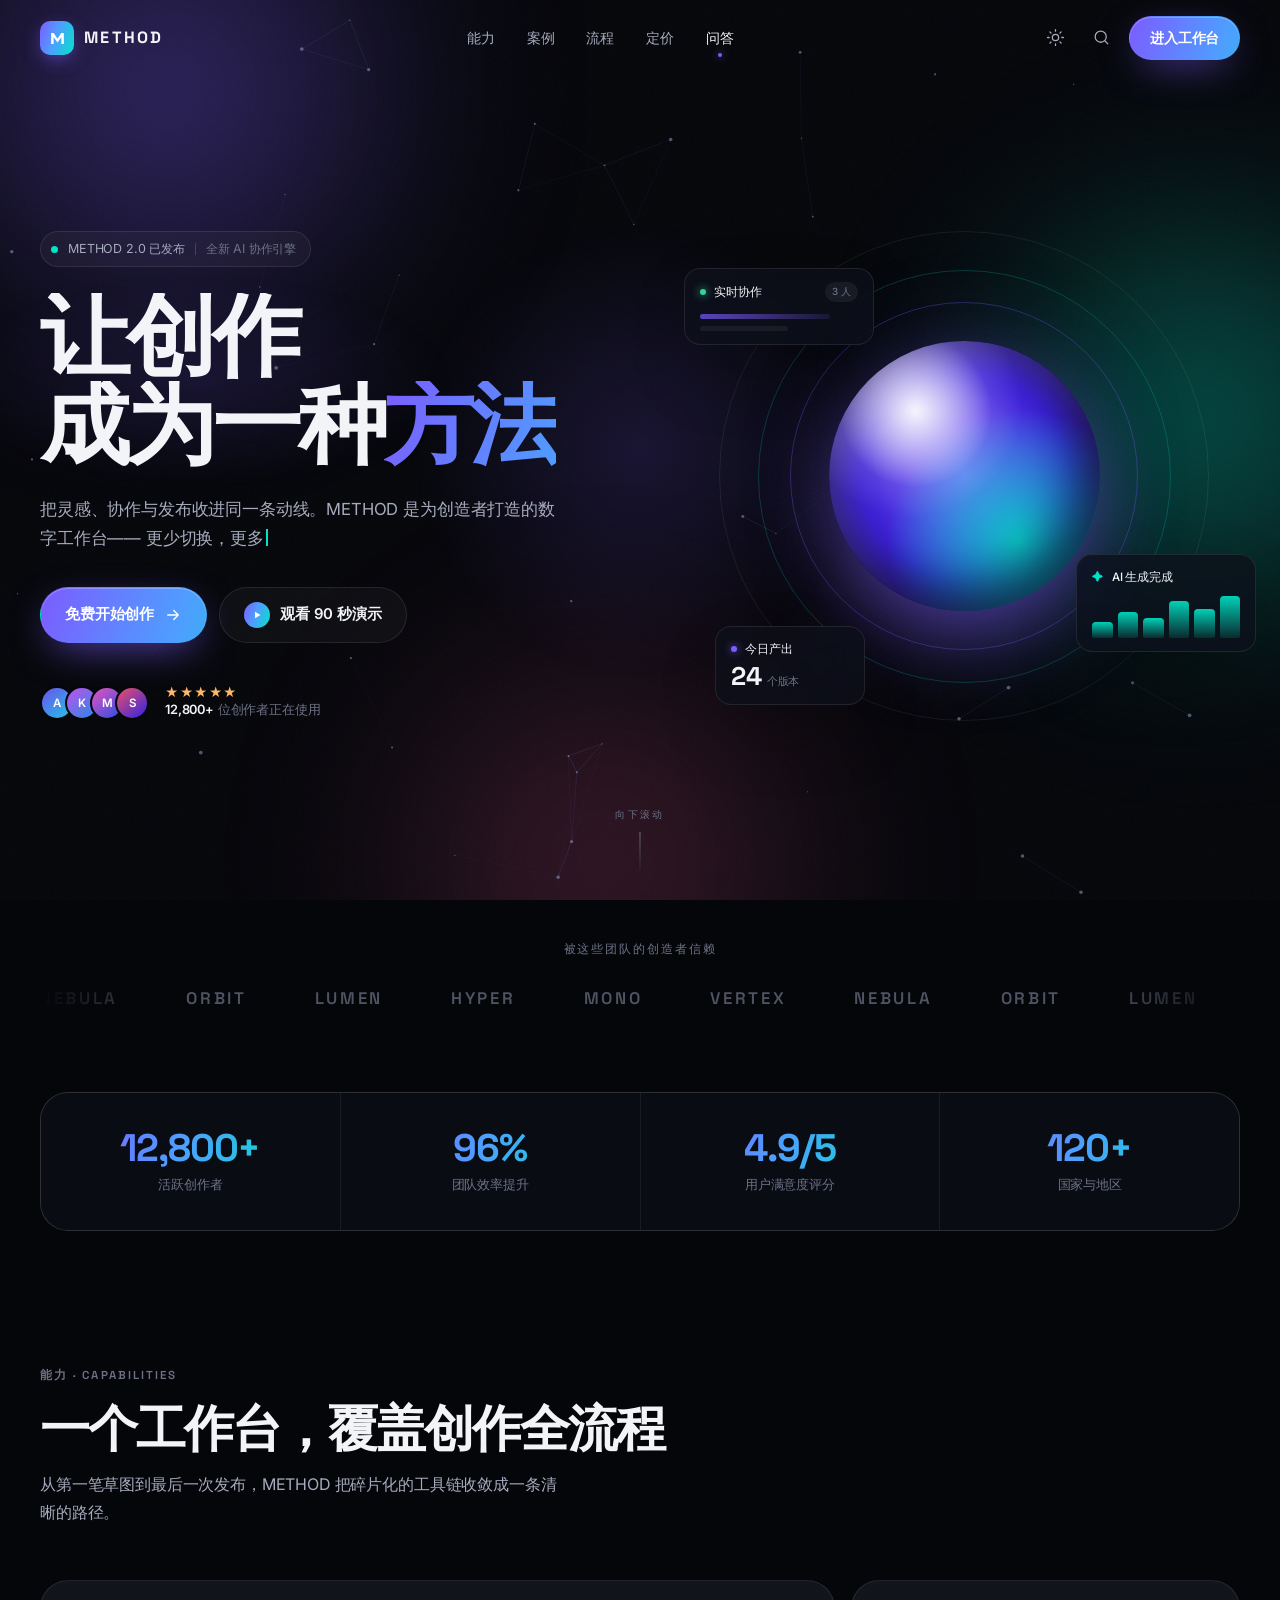
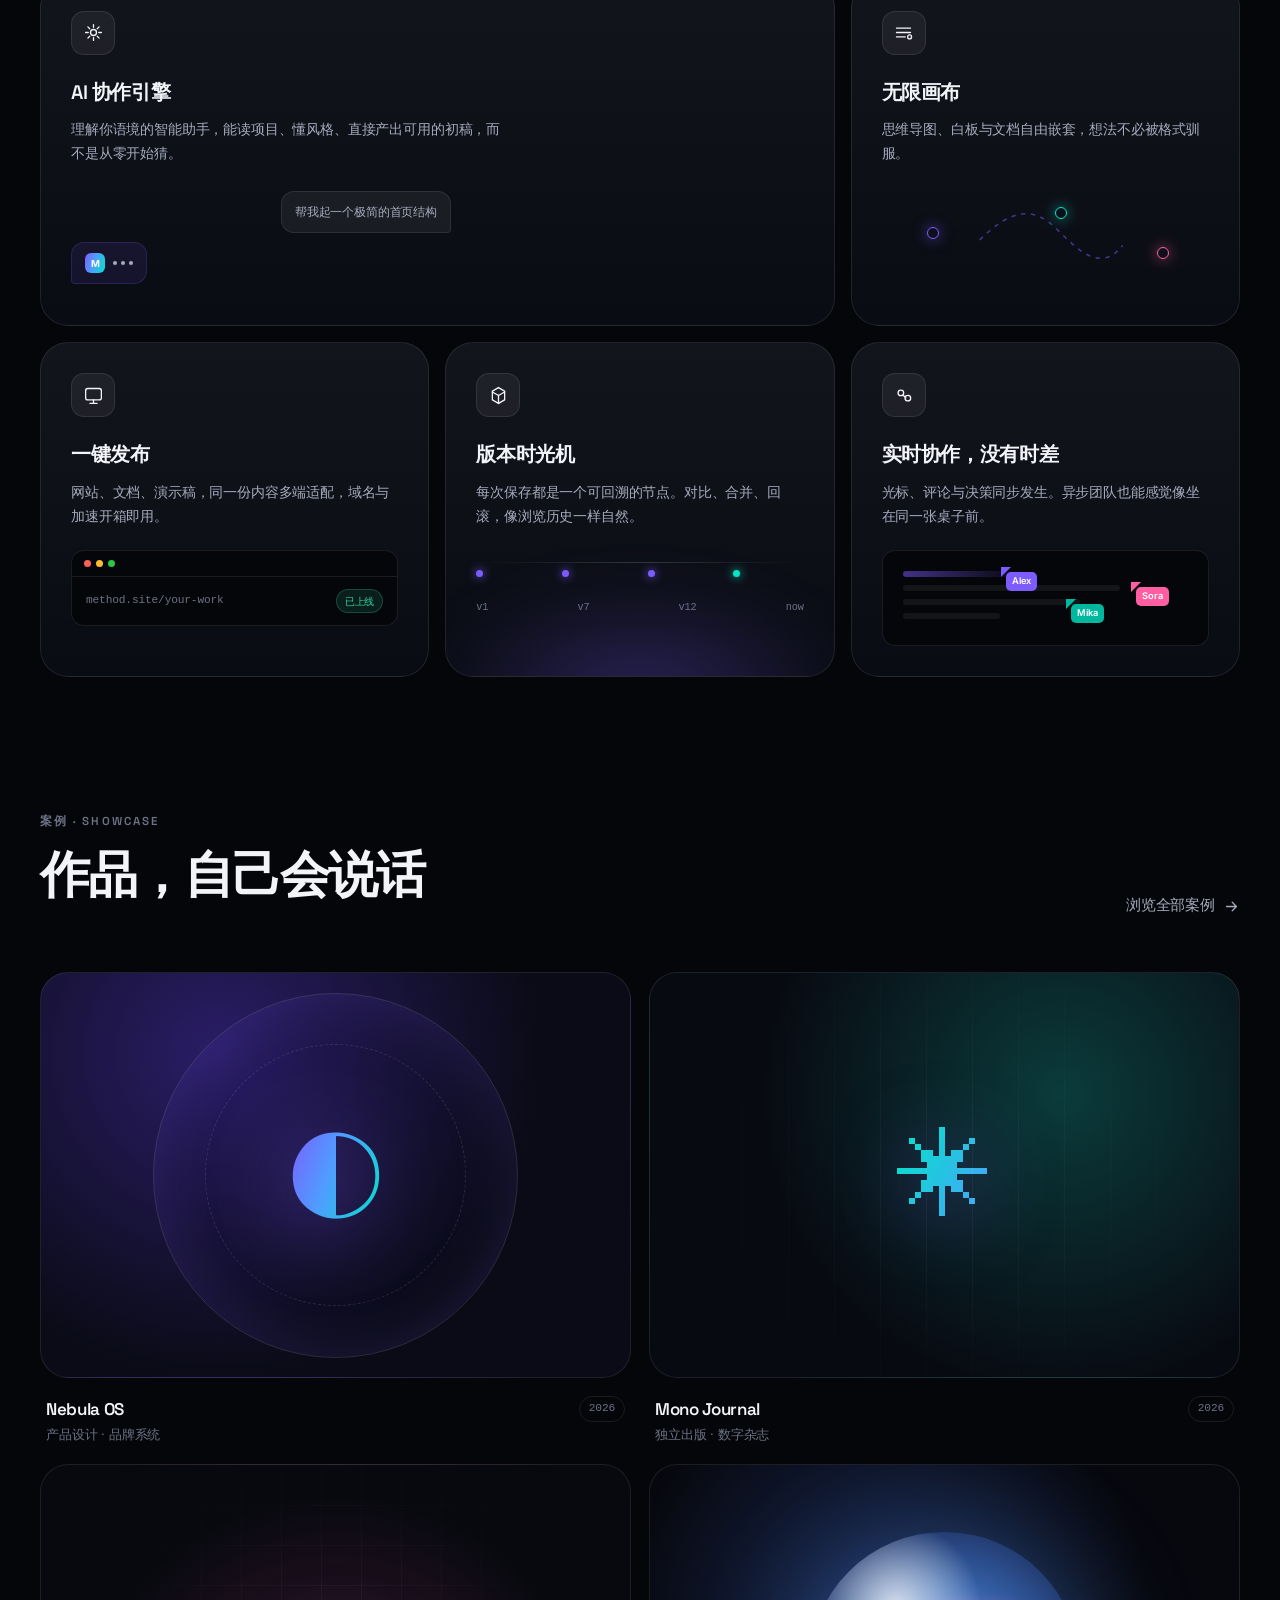
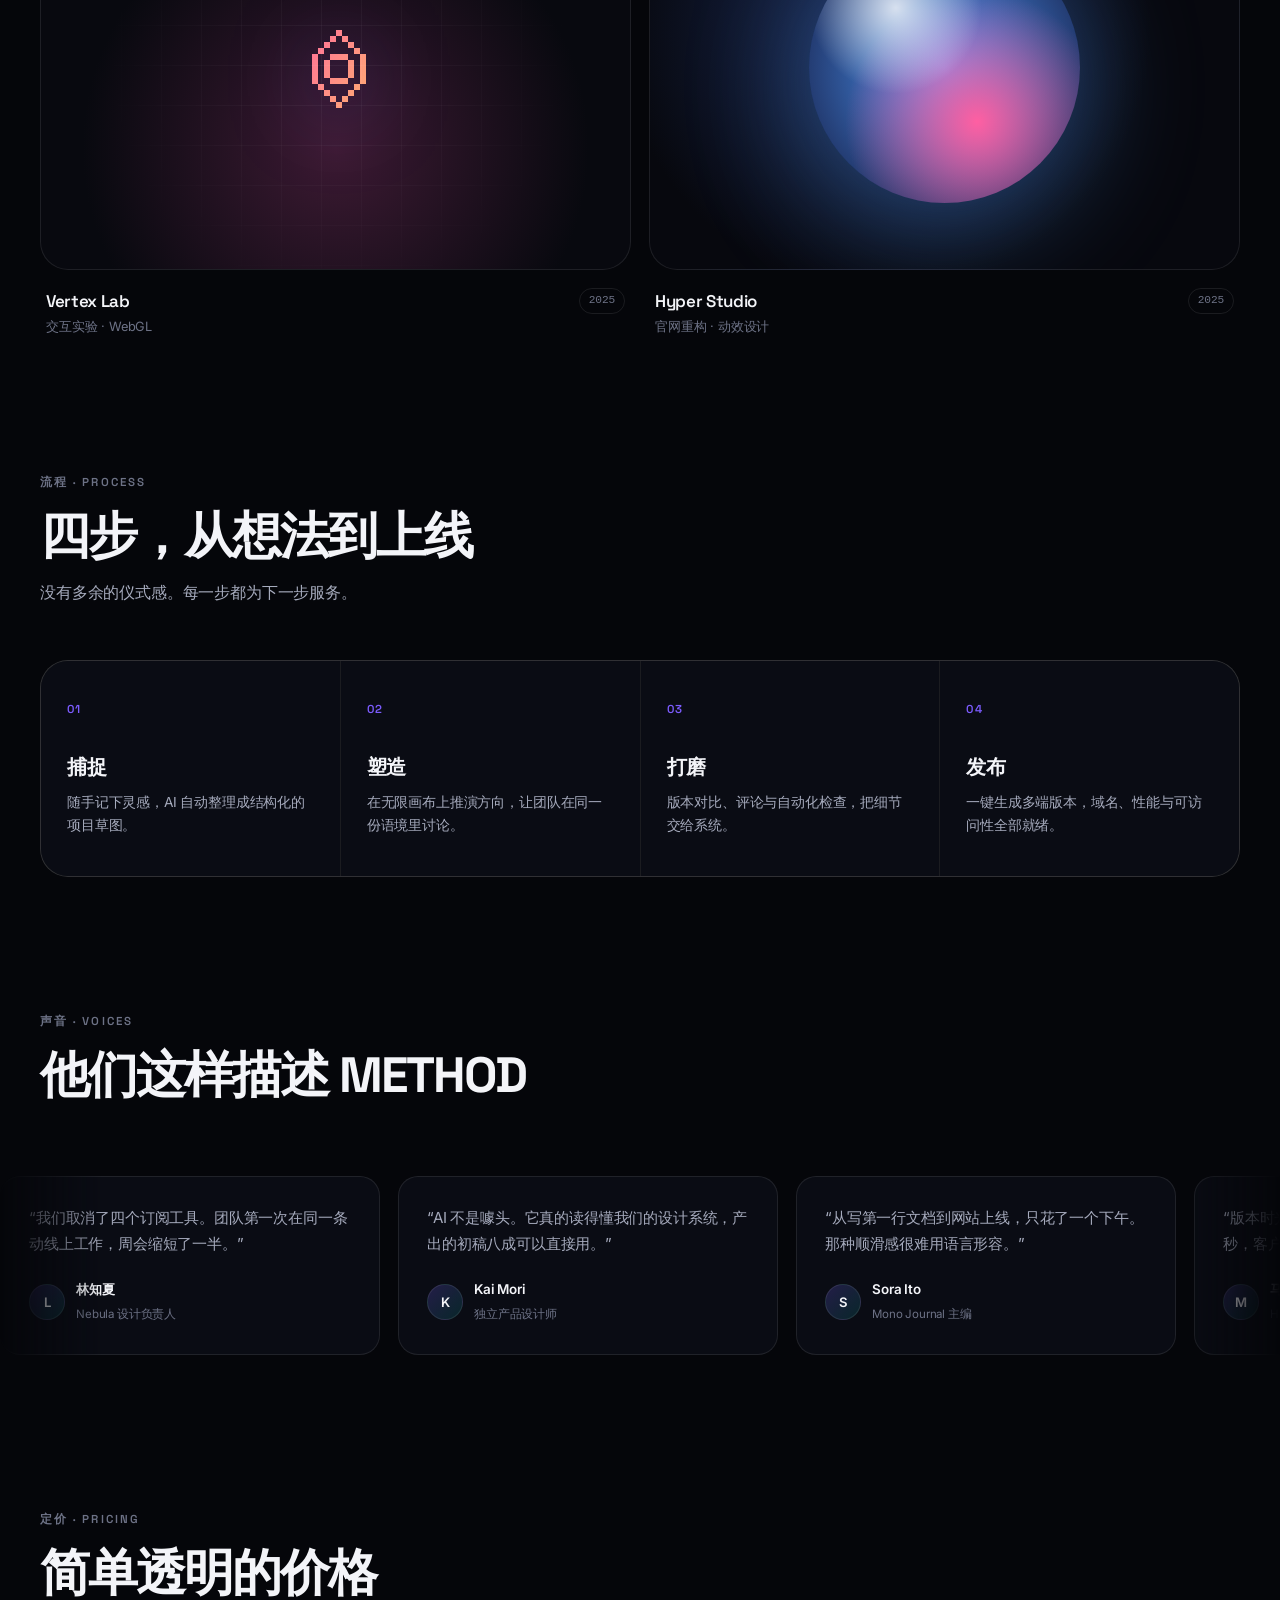
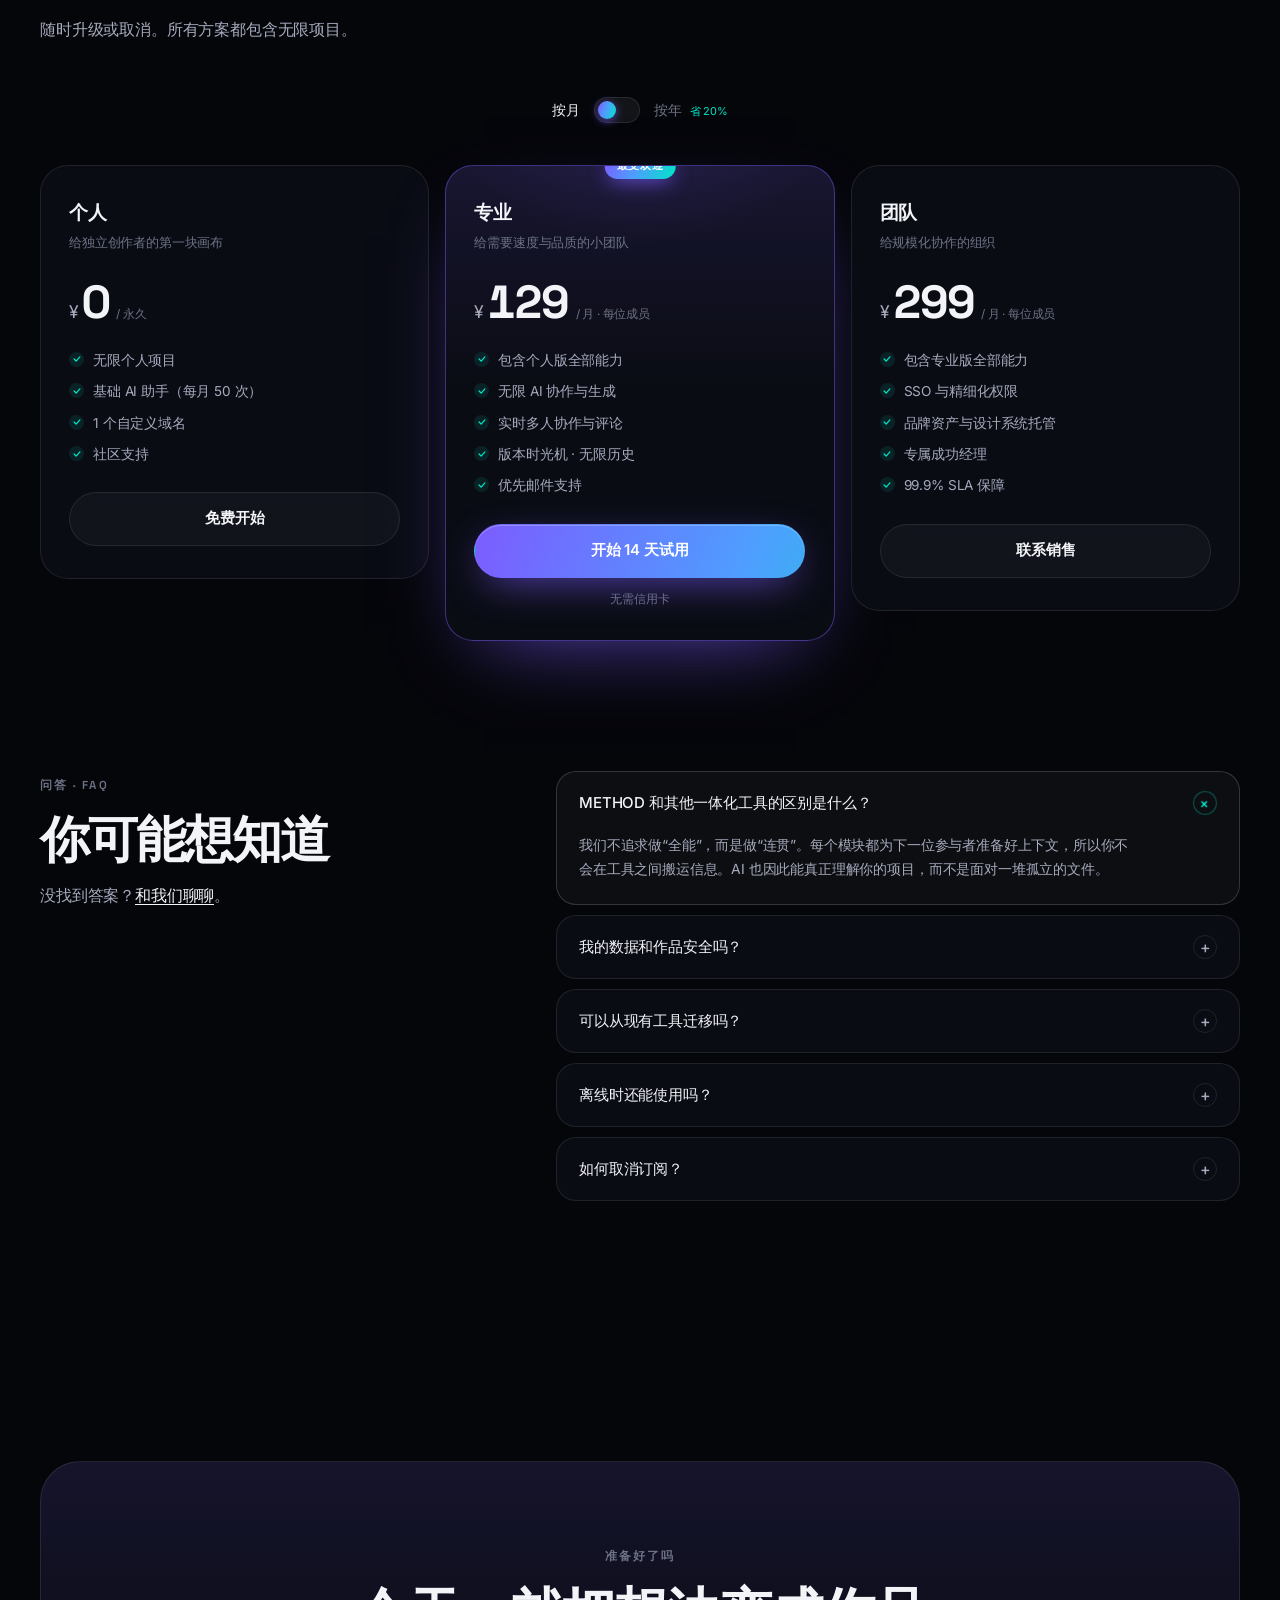
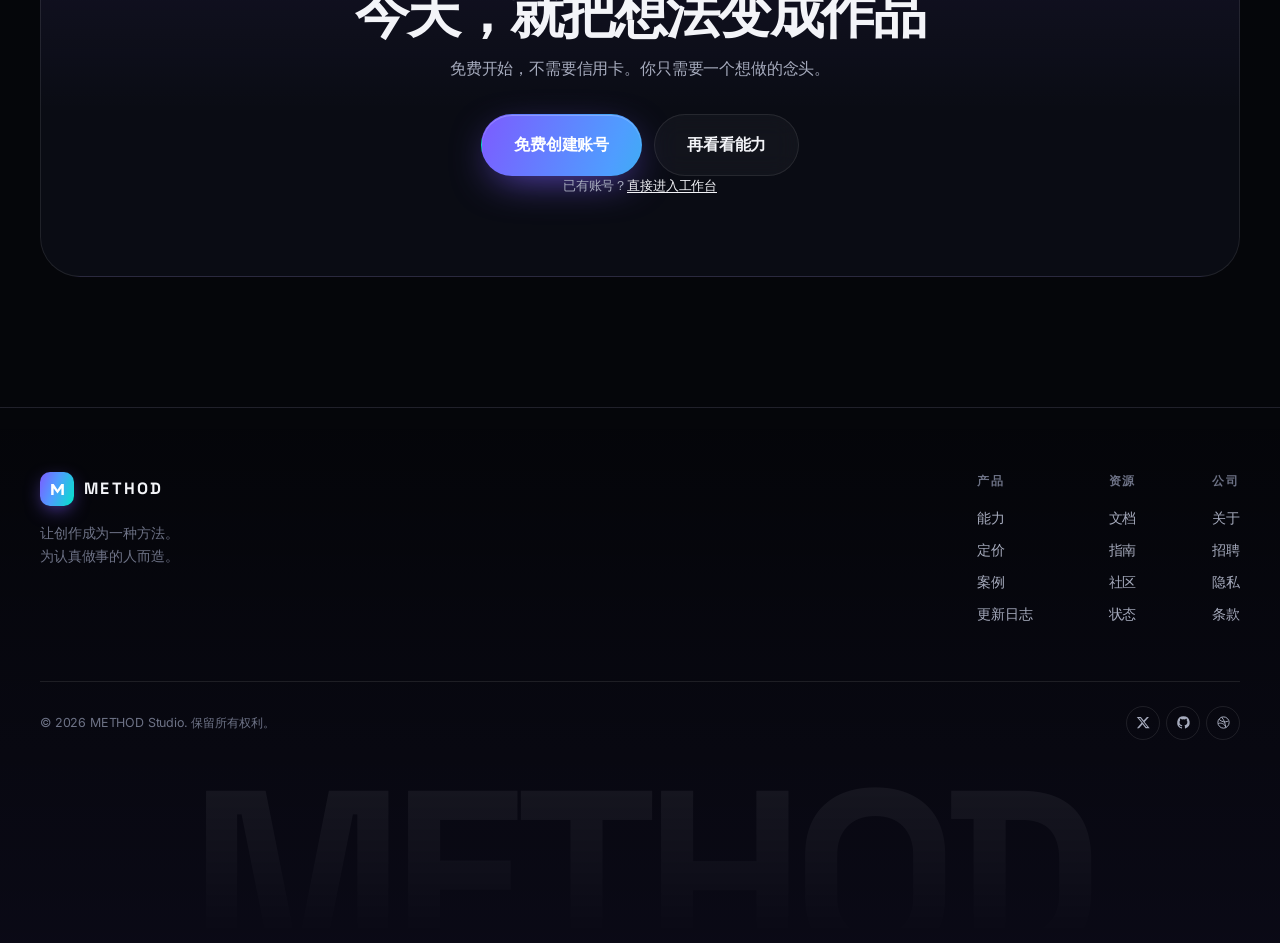
<file: index.html>
<!DOCTYPE html>
<html lang="zh-CN" data-theme="dark">
<head>
  <meta charset="UTF-8" />
  <meta name="viewport" content="width=device-width, initial-scale=1.0" />
  <meta name="description" content="METHOD —— 为创造者而生的数字工作台。把想法、协作与发布，收进同一条流畅的创作动线。" />
  <meta name="theme-color" content="#05060a" />
  <meta property="og:type" content="website" />
  <meta property="og:title" content="METHOD — 让创作成为一种方法" />
  <meta property="og:description" content="把灵感、协作与发布收进同一条动线。METHOD 是为创造者打造的数字工作台。" />
  <meta name="twitter:card" content="summary_large_image" />
  <title>METHOD — 让创作成为一种方法</title>
  <script>
    (function () {
      try {
        var saved = localStorage.getItem('method-theme');
        document.documentElement.setAttribute('data-theme', saved || 'dark');
      } catch (e) {}
    })();
  </script>
  <link rel="preconnect" href="https://fonts.googleapis.com" />
  <link rel="preconnect" href="https://fonts.gstatic.com" crossorigin />
  <link href="https://fonts.googleapis.com/css2?family=Inter:wght@300;400;500;600;700;800&family=Space+Grotesk:wght@400;500;600;700&display=swap" rel="stylesheet" />
  <link rel="stylesheet" href="assets/css/style.css" />
  <noscript>
    <style>
      #preloader { display: none !important; }
      [data-reveal] { opacity: 1 !important; transform: none !important; }
    </style>
  </noscript>
  <link rel="icon" href="data:image/svg+xml,%3Csvg xmlns='http://www.w3.org/2000/svg' viewBox='0 0 100 100'%3E%3Cdefs%3E%3ClinearGradient id='g' x1='0' y1='0' x2='1' y2='1'%3E%3Cstop offset='0' stop-color='%237c5cff'/%3E%3Cstop offset='1' stop-color='%2300e5c8'/%3E%3C/linearGradient%3E%3C/defs%3E%3Crect width='100' height='100' rx='26' fill='%230b0d16'/%3E%3Cpath d='M24 72V28h11l15 22 15-22h11v44H63V49L50 68 37 49v23z' fill='url(%23g)'/%3E%3C/svg%3E" />
</head>
<body>

  <!-- 载入动画 -->
  <div class="preloader" id="preloader" aria-hidden="true">
    <div class="preloader__inner">
      <div class="preloader__logo">M<span>·</span></div>
      <div class="preloader__bar"><span></span></div>
      <div class="preloader__hint">正在构建你的工作台…</div>
    </div>
  </div>

  <!-- 背景层 -->
  <canvas id="particles" aria-hidden="true"></canvas>
  <div class="aurora" aria-hidden="true">
    <span class="aurora__blob aurora__blob--1"></span>
    <span class="aurora__blob aurora__blob--2"></span>
    <span class="aurora__blob aurora__blob--3"></span>
  </div>
  <div class="noise" aria-hidden="true"></div>
  <div class="cursor-glow" id="cursorGlow" aria-hidden="true"></div>

  <!-- 进度条 -->
  <div class="scroll-progress" id="scrollProgress" aria-hidden="true"></div>

  <!-- 导航 -->
  <header class="nav" id="nav">
    <div class="nav__inner container">
      <a href="#top" class="brand" aria-label="METHOD 首页">
        <span class="brand__mark">
          <svg viewBox="0 0 24 24" fill="none" aria-hidden="true">
            <path d="M4 19V5h3.2L12 12.4 16.8 5H20v14h-3.1v-8.6L12 17.2l-4.9-6.8V19H4z" fill="currentColor"/>
          </svg>
        </span>
        <span class="brand__name">METHOD</span>
      </a>

      <nav class="nav__links" id="navLinks" aria-label="主导航">
        <a href="#features">能力</a>
        <a href="#showcase">案例</a>
        <a href="#process">流程</a>
        <a href="#pricing">定价</a>
        <a href="#faq">问答</a>
      </nav>

      <div class="nav__actions">
        <button class="icon-btn" id="themeToggle" aria-label="切换主题" title="切换主题">
          <svg class="icon-sun" viewBox="0 0 24 24" fill="none" stroke="currentColor" stroke-width="1.6"><circle cx="12" cy="12" r="4"/><path d="M12 2v2M12 20v2M2 12h2M20 12h2M4.9 4.9l1.4 1.4M17.7 17.7l1.4 1.4M19.1 4.9l-1.4 1.4M6.3 17.7l-1.4 1.4" stroke-linecap="round"/></svg>
          <svg class="icon-moon" viewBox="0 0 24 24" fill="none" stroke="currentColor" stroke-width="1.6"><path d="M21 12.8A8.5 8.5 0 1 1 11.2 3a7 7 0 0 0 9.8 9.8z" stroke-linecap="round" stroke-linejoin="round"/></svg>
        </button>
        <button class="icon-btn kbd-btn" id="paletteBtn" aria-label="打开命令面板" title="命令面板 (⌘K)">
          <svg viewBox="0 0 24 24" fill="none" stroke="currentColor" stroke-width="1.6"><circle cx="11" cy="11" r="7"/><path d="m20 20-3.5-3.5" stroke-linecap="round"/></svg>
        </button>
        <a href="app/index.html" class="btn btn--primary btn--sm nav__cta">进入工作台</a>
        <button class="burger" id="burger" aria-label="打开菜单" aria-expanded="false">
          <span></span><span></span>
        </button>
      </div>
    </div>
  </header>

  <main id="top">

    <!-- HERO -->
    <section class="hero container">
      <div class="hero__copy">
        <div class="pill reveal" data-reveal>
          <span class="pill__dot"></span>
          <span>METHOD 2.0 已发布</span>
          <span class="pill__sep"></span>
          <span class="pill__muted">全新 AI 协作引擎</span>
        </div>

        <h1 class="hero__title reveal" data-reveal>
          <span class="hero__title-line"><span class="hero__title-inner">让创作</span></span>
          <span class="hero__title-line"><span class="hero__title-inner">成为一种<span class="grad-text">方法</span></span></span>
        </h1>

        <p class="hero__lede reveal" data-reveal>
          把灵感、协作与发布收进同一条动线。METHOD 是为创造者打造的数字工作台——
          更少切换，更多<span class="type-wrap"><span class="typed" id="typed"></span><span class="caret"></span></span>
        </p>

        <div class="hero__actions reveal" data-reveal>
          <a href="app/index.html" class="btn btn--primary magnetic" data-magnetic>
            <span>免费开始创作</span>
            <svg viewBox="0 0 24 24" fill="none" stroke="currentColor" stroke-width="1.8"><path d="M5 12h14M13 6l6 6-6 6" stroke-linecap="round" stroke-linejoin="round"/></svg>
          </a>
          <button class="btn btn--ghost magnetic" data-magnetic id="watchBtn">
            <span class="play">
              <svg viewBox="0 0 24 24" fill="currentColor"><path d="M8 5.5v13l11-6.5z"/></svg>
            </span>
            <span>观看 90 秒演示</span>
          </button>
        </div>

        <div class="hero__meta reveal" data-reveal>
          <div class="avatars">
            <span style="--i:0">A</span><span style="--i:1">K</span><span style="--i:2">M</span><span style="--i:3">S</span>
          </div>
          <div>
            <div class="stars">★★★★★</div>
            <p><strong>12,800+</strong> 位创作者正在使用</p>
          </div>
        </div>
      </div>

      <div class="hero__visual reveal" data-reveal>
        <div class="orb-wrap" id="orbWrap">
          <div class="orb">
            <div class="orb__ring orb__ring--1"></div>
            <div class="orb__ring orb__ring--2"></div>
            <div class="orb__ring orb__ring--3"></div>
            <div class="orb__core"></div>
          </div>

          <div class="float-card float-card--1" data-depth="2">
            <div class="float-card__top">
              <span class="dot dot--green"></span>
              <span>实时协作</span>
              <span class="float-card__badge">3 人</span>
            </div>
            <div class="float-card__lines"><i style="width:82%"></i><i style="width:56%"></i></div>
          </div>

          <div class="float-card float-card--2" data-depth="3">
            <div class="float-card__top">
              <span class="spark">✦</span>
              <span>AI 生成完成</span>
            </div>
            <div class="float-card__chart">
              <span style="--h:38%"></span><span style="--h:62%"></span><span style="--h:48%"></span>
              <span style="--h:88%"></span><span style="--h:70%"></span><span style="--h:100%"></span>
            </div>
          </div>

          <div class="float-card float-card--3" data-depth="1.5">
            <div class="float-card__top"><span class="dot dot--violet"></span><span>今日产出</span></div>
            <div class="float-card__big"><span data-count="24">0</span><small>个版本</small></div>
          </div>
        </div>
      </div>

      <div class="hero__scroll" aria-hidden="true">
        <span>向下滚动</span>
        <i></i>
      </div>
    </section>

    <!-- LOGOS -->
    <section class="logos container reveal" data-reveal>
      <p class="logos__label">被这些团队的创造者信赖</p>
      <div class="logos__track">
        <div class="logos__row">
          <span>NEBULA</span><span>ORBIT</span><span>LUMEN</span><span>HYPER</span><span>MONO</span><span>VERTEX</span>
          <span>NEBULA</span><span>ORBIT</span><span>LUMEN</span><span>HYPER</span><span>MONO</span><span>VERTEX</span>
        </div>
      </div>
    </section>

    <!-- 数据 -->
    <section class="stats container">
      <div class="stat reveal" data-reveal>
        <div class="stat__num"><span data-count="12800" data-suffix="+">0</span></div>
        <p>活跃创作者</p>
      </div>
      <div class="stat reveal" data-reveal>
        <div class="stat__num"><span data-count="96" data-suffix="%">0</span></div>
        <p>团队效率提升</p>
      </div>
      <div class="stat reveal" data-reveal>
        <div class="stat__num"><span data-count="4" data-suffix=".9/5">0</span></div>
        <p>用户满意度评分</p>
      </div>
      <div class="stat reveal" data-reveal>
        <div class="stat__num"><span data-count="120" data-suffix="+">0</span></div>
        <p>国家与地区</p>
      </div>
    </section>

    <!-- 能力 Bento -->
    <section class="section container" id="features">
      <div class="section__head reveal" data-reveal>
        <span class="eyebrow">能力 · CAPABILITIES</span>
        <h2>一个工作台，<br class="br-mobile" />覆盖创作全流程</h2>
        <p>从第一笔草图到最后一次发布，METHOD 把碎片化的工具链收敛成一条清晰的路径。</p>
      </div>

      <div class="bento">
        <article class="card card--wide reveal" data-reveal data-tilt data-spotlight>
          <div class="card__icon">
            <svg viewBox="0 0 24 24" fill="none" stroke="currentColor" stroke-width="1.5"><path d="M12 3v3M12 18v3M3 12h3M18 12h3M5.6 5.6l2.1 2.1M16.3 16.3l2.1 2.1M18.4 5.6l-2.1 2.1M7.7 16.3l-2.1 2.1" stroke-linecap="round"/><circle cx="12" cy="12" r="3.4"/></svg>
          </div>
          <h3>AI 协作引擎</h3>
          <p>理解你语境的智能助手，能读项目、懂风格、直接产出可用的初稿，而不是从零开始猜。</p>
          <div class="mini-chat" aria-hidden="true">
            <div class="mini-chat__row mini-chat__row--user">帮我起一个极简的首页结构</div>
            <div class="mini-chat__row mini-chat__row--ai">
              <span class="mini-chat__avatar">M</span>
              <span class="mini-chat__typing"><i></i><i></i><i></i></span>
            </div>
          </div>
        </article>

        <article class="card reveal" data-reveal data-tilt data-spotlight>
          <div class="card__icon">
            <svg viewBox="0 0 24 24" fill="none" stroke="currentColor" stroke-width="1.5"><path d="M4 7h16M4 12h16M4 17h10" stroke-linecap="round"/><circle cx="19" cy="17" r="2.2"/></svg>
          </div>
          <h3>无限画布</h3>
          <p>思维导图、白板与文档自由嵌套，想法不必被格式驯服。</p>
          <div class="canvas-demo" aria-hidden="true">
            <span class="node node--a"></span><span class="node node--b"></span><span class="node node--c"></span>
            <svg viewBox="0 0 200 100"><path d="M40 50 C 70 20, 90 20, 110 40 S 150 80, 170 55"/></svg>
          </div>
        </article>

        <article class="card reveal" data-reveal data-tilt data-spotlight>
          <div class="card__icon">
            <svg viewBox="0 0 24 24" fill="none" stroke="currentColor" stroke-width="1.5"><rect x="3" y="4" width="18" height="13" rx="2.5"/><path d="M8 21h8M12 17v4" stroke-linecap="round"/></svg>
          </div>
          <h3>一键发布</h3>
          <p>网站、文档、演示稿，同一份内容多端适配，域名与加速开箱即用。</p>
          <div class="publish-demo" aria-hidden="true">
            <div class="publish-demo__bar"><i></i><i></i><i></i></div>
            <div class="publish-demo__body">
              <span class="publish-demo__url">method.site/your-work</span>
              <span class="publish-demo__ok">已上线</span>
            </div>
          </div>
        </article>

        <article class="card reveal" data-reveal data-tilt data-spotlight>
          <div class="card__icon">
            <svg viewBox="0 0 24 24" fill="none" stroke="currentColor" stroke-width="1.5"><path d="M12 3l7 4v10l-7 4-7-4V7z"/><path d="M12 12l7-4M12 12v9M12 12L5 8" stroke-linecap="round"/></svg>
          </div>
          <h3>版本时光机</h3>
          <p>每次保存都是一个可回溯的节点。对比、合并、回滚，像浏览历史一样自然。</p>
          <div class="timeline-demo" aria-hidden="true">
            <div class="timeline-demo__line"></div>
            <span class="timeline-demo__dot" style="--d:0s"></span>
            <span class="timeline-demo__dot" style="--d:.6s"></span>
            <span class="timeline-demo__dot" style="--d:1.2s"></span>
            <span class="timeline-demo__dot" style="--d:1.8s"></span>
            <div class="timeline-demo__labels"><span>v1</span><span>v7</span><span>v12</span><span>now</span></div>
          </div>
          <div class="card__glow"></div>
        </article>

        <article class="card reveal" data-reveal data-tilt data-spotlight>
          <div class="card__icon">
            <svg viewBox="0 0 24 24" fill="none" stroke="currentColor" stroke-width="1.5"><circle cx="9" cy="9" r="3.2"/><circle cx="17" cy="15" r="3.2"/><path d="M11.4 11.4l3.2 3.2" stroke-linecap="round"/></svg>
          </div>
          <h3>实时协作，没有时差</h3>
          <p>光标、评论与决策同步发生。异步团队也能感觉像坐在同一张桌子前。</p>
          <div class="collab-demo" aria-hidden="true">
            <div class="collab-demo__cursors">
              <span class="cursor cursor--a">Alex</span>
              <span class="cursor cursor--b">Mika</span>
              <span class="cursor cursor--c">Sora</span>
            </div>
            <div class="collab-demo__doc"><i></i><i></i><i></i><i></i></div>
          </div>
        </article>
      </div>
    </section>

    <!-- 案例 -->
    <section class="section container" id="showcase">
      <div class="section__head section__head--row reveal" data-reveal>
        <div>
          <span class="eyebrow">案例 · SHOWCASE</span>
          <h2>作品，自己会说话</h2>
        </div>
        <a href="#" class="link-arrow">浏览全部案例
          <svg viewBox="0 0 24 24" fill="none" stroke="currentColor" stroke-width="1.8"><path d="M5 12h14M13 6l6 6-6 6" stroke-linecap="round" stroke-linejoin="round"/></svg>
        </a>
      </div>

      <div class="showcase">
        <a href="#" class="work work--1 reveal" data-reveal>
          <div class="work__art">
            <div class="work__art-inner">
              <span class="work__glyph">◐</span>
              <span class="work__ring"></span>
            </div>
          </div>
          <div class="work__meta">
            <div>
              <h3>Nebula OS</h3>
              <p>产品设计 · 品牌系统</p>
            </div>
            <span class="work__tag">2026</span>
          </div>
        </a>

        <a href="#" class="work work--2 reveal" data-reveal>
          <div class="work__art">
            <div class="work__art-inner">
              <span class="work__glyph">✳</span>
              <span class="work__lines"></span>
            </div>
          </div>
          <div class="work__meta">
            <div>
              <h3>Mono Journal</h3>
              <p>独立出版 · 数字杂志</p>
            </div>
            <span class="work__tag">2026</span>
          </div>
        </a>

        <a href="#" class="work work--3 reveal" data-reveal>
          <div class="work__art">
            <div class="work__art-inner">
              <span class="work__glyph">⏣</span>
              <span class="work__grid"></span>
            </div>
          </div>
          <div class="work__meta">
            <div>
              <h3>Vertex Lab</h3>
              <p>交互实验 · WebGL</p>
            </div>
            <span class="work__tag">2025</span>
          </div>
        </a>

        <a href="#" class="work work--4 reveal" data-reveal>
          <div class="work__art">
            <div class="work__art-inner">
              <span class="work__glyph">◈</span>
              <span class="work__sphere"></span>
            </div>
          </div>
          <div class="work__meta">
            <div>
              <h3>Hyper Studio</h3>
              <p>官网重构 · 动效设计</p>
            </div>
            <span class="work__tag">2025</span>
          </div>
        </a>
      </div>
    </section>

    <!-- 流程 -->
    <section class="section container" id="process">
      <div class="section__head reveal" data-reveal>
        <span class="eyebrow">流程 · PROCESS</span>
        <h2>四步，从想法到上线</h2>
        <p>没有多余的仪式感。每一步都为下一步服务。</p>
      </div>

      <div class="steps">
        <div class="step reveal" data-reveal>
          <span class="step__index">01</span>
          <div class="step__body">
            <h3>捕捉</h3>
            <p>随手记下灵感，AI 自动整理成结构化的项目草图。</p>
          </div>
        </div>
        <div class="step reveal" data-reveal>
          <span class="step__index">02</span>
          <div class="step__body">
            <h3>塑造</h3>
            <p>在无限画布上推演方向，让团队在同一份语境里讨论。</p>
          </div>
        </div>
        <div class="step reveal" data-reveal>
          <span class="step__index">03</span>
          <div class="step__body">
            <h3>打磨</h3>
            <p>版本对比、评论与自动化检查，把细节交给系统。</p>
          </div>
        </div>
        <div class="step reveal" data-reveal>
          <span class="step__index">04</span>
          <div class="step__body">
            <h3>发布</h3>
            <p>一键生成多端版本，域名、性能与可访问性全部就绪。</p>
          </div>
        </div>
      </div>
    </section>

    <!-- 评价 -->
    <section class="section section--bleed" id="voices">
      <div class="container">
        <div class="section__head reveal" data-reveal>
          <span class="eyebrow">声音 · VOICES</span>
          <h2>他们这样描述 METHOD</h2>
        </div>
      </div>

      <div class="marquee reveal" data-reveal>
        <div class="marquee__track">
          <figure class="quote">
            <blockquote>“我们取消了四个订阅工具。团队第一次在同一条动线上工作，周会缩短了一半。”</blockquote>
            <figcaption><span class="quote__avatar">L</span><div><strong>林知夏</strong><small>Nebula 设计负责人</small></div></figcaption>
          </figure>
          <figure class="quote">
            <blockquote>“AI 不是噱头。它真的读得懂我们的设计系统，产出的初稿八成可以直接用。”</blockquote>
            <figcaption><span class="quote__avatar">K</span><div><strong>Kai Mori</strong><small>独立产品设计师</small></div></figcaption>
          </figure>
          <figure class="quote">
            <blockquote>“从写第一行文档到网站上线，只花了一个下午。那种顺滑感很难用语言形容。”</blockquote>
            <figcaption><span class="quote__avatar">S</span><div><strong>Sora Ito</strong><small>Mono Journal 主编</small></div></figcaption>
          </figure>
          <figure class="quote">
            <blockquote>“版本时光机救了我们一次发布会。回滚只用了十秒，客户甚至没察觉。”</blockquote>
            <figcaption><span class="quote__avatar">M</span><div><strong>马言</strong><small>Hyper Studio 创始人</small></div></figcaption>
          </figure>
          <!-- 复制一份实现无缝滚动 -->
          <figure class="quote" aria-hidden="true">
            <blockquote>“我们取消了四个订阅工具。团队第一次在同一条动线上工作，周会缩短了一半。”</blockquote>
            <figcaption><span class="quote__avatar">L</span><div><strong>林知夏</strong><small>Nebula 设计负责人</small></div></figcaption>
          </figure>
          <figure class="quote" aria-hidden="true">
            <blockquote>“AI 不是噱头。它真的读得懂我们的设计系统，产出的初稿八成可以直接用。”</blockquote>
            <figcaption><span class="quote__avatar">K</span><div><strong>Kai Mori</strong><small>独立产品设计师</small></div></figcaption>
          </figure>
          <figure class="quote" aria-hidden="true">
            <blockquote>“从写第一行文档到网站上线，只花了一个下午。那种顺滑感很难用语言形容。”</blockquote>
            <figcaption><span class="quote__avatar">S</span><div><strong>Sora Ito</strong><small>Mono Journal 主编</small></div></figcaption>
          </figure>
          <figure class="quote" aria-hidden="true">
            <blockquote>“版本时光机救了我们一次发布会。回滚只用了十秒，客户甚至没察觉。”</blockquote>
            <figcaption><span class="quote__avatar">M</span><div><strong>马言</strong><small>Hyper Studio 创始人</small></div></figcaption>
          </figure>
        </div>
      </div>
    </section>

    <!-- 定价 -->
    <section class="section container" id="pricing">
      <div class="section__head reveal" data-reveal>
        <span class="eyebrow">定价 · PRICING</span>
        <h2>简单透明的价格</h2>
        <p>随时升级或取消。所有方案都包含无限项目。</p>
      </div>

      <div class="billing reveal" data-reveal>
        <span class="billing__label is-active" data-billing="monthly">按月</span>
        <button class="switch" id="billingSwitch" role="switch" aria-checked="false" aria-label="切换年付">
          <span class="switch__knob"></span>
        </button>
        <span class="billing__label" data-billing="yearly">按年 <em>省 20%</em></span>
      </div>

      <div class="plans">
        <article class="plan reveal" data-reveal>
          <header>
            <h3>个人</h3>
            <p>给独立创作者的第一块画布</p>
          </header>
          <div class="plan__price">
            <span class="currency">¥</span>
            <span class="amount" data-monthly="0" data-yearly="0">0</span>
            <span class="period">/ 永久</span>
          </div>
          <ul class="plan__list">
            <li>无限个人项目</li>
            <li>基础 AI 助手（每月 50 次）</li>
            <li>1 个自定义域名</li>
            <li>社区支持</li>
          </ul>
          <a href="app/index.html" class="btn btn--ghost btn--block">免费开始</a>
        </article>

        <article class="plan plan--featured reveal" data-reveal>
          <span class="plan__badge">最受欢迎</span>
          <header>
            <h3>专业</h3>
            <p>给需要速度与品质的小团队</p>
          </header>
          <div class="plan__price">
            <span class="currency">¥</span>
            <span class="amount" data-monthly="129" data-yearly="103">129</span>
            <span class="period">/ 月 · 每位成员</span>
          </div>
          <ul class="plan__list">
            <li>包含个人版全部能力</li>
            <li>无限 AI 协作与生成</li>
            <li>实时多人协作与评论</li>
            <li>版本时光机 · 无限历史</li>
            <li>优先邮件支持</li>
          </ul>
          <a href="app/index.html" class="btn btn--primary btn--block magnetic" data-magnetic>开始 14 天试用</a>
          <p class="plan__note">无需信用卡</p>
        </article>

        <article class="plan reveal" data-reveal>
          <header>
            <h3>团队</h3>
            <p>给规模化协作的组织</p>
          </header>
          <div class="plan__price">
            <span class="currency">¥</span>
            <span class="amount" data-monthly="299" data-yearly="239">299</span>
            <span class="period">/ 月 · 每位成员</span>
          </div>
          <ul class="plan__list">
            <li>包含专业版全部能力</li>
            <li>SSO 与精细化权限</li>
            <li>品牌资产与设计系统托管</li>
            <li>专属成功经理</li>
            <li>99.9% SLA 保障</li>
          </ul>
          <a href="#" class="btn btn--ghost btn--block">联系销售</a>
        </article>
      </div>
    </section>

    <!-- FAQ -->
    <section class="section container" id="faq">
      <div class="faq-layout">
        <div class="section__head section__head--left reveal" data-reveal>
          <span class="eyebrow">问答 · FAQ</span>
          <h2>你可能想知道</h2>
          <p>没找到答案？<a href="#" class="link-underline">和我们聊聊</a>。</p>
        </div>

        <div class="faq-list">
          <details class="faq reveal" data-reveal open>
            <summary>METHOD 和其他一体化工具的区别是什么？</summary>
            <div class="faq__body"><p>我们不追求做“全能”，而是做“连贯”。每个模块都为下一位参与者准备好上下文，所以你不会在工具之间搬运信息。AI 也因此能真正理解你的项目，而不是面对一堆孤立的文件。</p></div>
          </details>
          <details class="faq reveal" data-reveal>
            <summary>我的数据和作品安全吗？</summary>
            <div class="faq__body"><p>所有内容默认私有，传输与存储全程加密。你可以选择数据驻留区域，团队版支持审计日志与自建密钥。我们不会用你的内容训练模型。</p></div>
          </details>
          <details class="faq reveal" data-reveal>
            <summary>可以从现有工具迁移吗？</summary>
            <div class="faq__body"><p>支持从 Notion、Figma、Google Docs 与 Markdown 批量导入，保留层级与媒体资源。迁移助手会给出映射建议，通常几分钟完成。</p></div>
          </details>
          <details class="faq reveal" data-reveal>
            <summary>离线时还能使用吗？</summary>
            <div class="faq__body"><p>桌面端支持完整离线编辑，重新联网后自动合并。冲突会以可视化方式呈现，由你决定保留哪个版本。</p></div>
          </details>
          <details class="faq reveal" data-reveal>
            <summary>如何取消订阅？</summary>
            <div class="faq__body"><p>在设置中一键取消，无需联系客服。已付费周期内继续可用，结束后自动降级到个人版，内容不会被删除。</p></div>
          </details>
        </div>
      </div>
    </section>

    <!-- CTA -->
    <section class="section container">
      <div class="cta reveal" data-reveal>
        <div class="cta__glow" aria-hidden="true"></div>
        <span class="eyebrow">准备好了吗</span>
        <h2>今天，就把想法变成作品</h2>
        <p>免费开始，不需要信用卡。你只需要一个想做的念头。</p>
        <div class="cta__actions">
          <a href="app/index.html" class="btn btn--primary btn--lg magnetic" data-magnetic>免费创建账号</a>
          <a href="#features" class="btn btn--ghost btn--lg">再看看能力</a>
        </div>
        <p class="cta__fine">已有账号？<a href="app/index.html" class="link-underline">直接进入工作台</a></p>
      </div>
    </section>
  </main>

  <footer class="footer">
    <div class="container">
      <div class="footer__top">
        <div class="footer__brand">
          <a href="#top" class="brand">
            <span class="brand__mark">
              <svg viewBox="0 0 24 24" fill="none" aria-hidden="true"><path d="M4 19V5h3.2L12 12.4 16.8 5H20v14h-3.1v-8.6L12 17.2l-4.9-6.8V19H4z" fill="currentColor"/></svg>
            </span>
            <span class="brand__name">METHOD</span>
          </a>
          <p>让创作成为一种方法。<br />为认真做事的人而造。</p>
        </div>
        <div class="footer__cols">
          <div><h4>产品</h4><a href="#features">能力</a><a href="#pricing">定价</a><a href="#showcase">案例</a><a href="#">更新日志</a></div>
          <div><h4>资源</h4><a href="#">文档</a><a href="#">指南</a><a href="#">社区</a><a href="#">状态</a></div>
          <div><h4>公司</h4><a href="#">关于</a><a href="#">招聘</a><a href="#">隐私</a><a href="#">条款</a></div>
        </div>
      </div>
      <div class="footer__bottom">
        <p>© 2026 METHOD Studio. 保留所有权利。</p>
        <div class="footer__social">
          <a href="#" aria-label="X"><svg viewBox="0 0 24 24" fill="currentColor"><path d="M17.5 3h3.2l-7 8 8.2 10h-6.4l-5-6.1L4.7 21H1.5l7.5-8.6L1.2 3h6.6l4.5 5.6L17.5 3zm-1.1 16h1.8L6.7 4.8H4.8L16.4 19z"/></svg></a>
          <a href="#" aria-label="GitHub"><svg viewBox="0 0 24 24" fill="currentColor"><path d="M12 2a10 10 0 0 0-3.2 19.5c.5.1.7-.2.7-.5v-1.7c-2.8.6-3.4-1.3-3.4-1.3-.5-1.2-1.1-1.5-1.1-1.5-.9-.6.1-.6.1-.6 1 .1 1.5 1 1.5 1 .9 1.6 2.4 1.1 3 .8.1-.6.4-1.1.6-1.4-2.2-.2-4.6-1.1-4.6-5 0-1.1.4-2 1-2.7-.1-.2-.4-1.3.1-2.6 0 0 .8-.3 2.7 1a9.4 9.4 0 0 1 5 0c1.9-1.3 2.7-1 2.7-1 .5 1.3.2 2.4.1 2.6.6.7 1 1.6 1 2.7 0 3.9-2.4 4.8-4.6 5 .4.3.7.9.7 1.9V21c0 .3.2.6.7.5A10 10 0 0 0 12 2z"/></svg></a>
          <a href="#" aria-label="Dribbble"><svg viewBox="0 0 24 24" fill="none" stroke="currentColor" stroke-width="1.6"><circle cx="12" cy="12" r="9"/><path d="M5 7c4 4 9 5 14 3M3.5 13.5c5-1.5 10 .5 12.5 6M9 3.5c4 4.5 6 10 6.5 16.5"/></svg></a>
        </div>
      </div>
    </div>
    <div class="footer__word" aria-hidden="true">METHOD</div>
  </footer>

  <!-- 回到顶部 -->
  <button class="to-top" id="toTop" aria-label="回到顶部">
    <svg viewBox="0 0 24 24" fill="none" stroke="currentColor" stroke-width="1.8"><path d="M12 19V5M6 11l6-6 6 6" stroke-linecap="round" stroke-linejoin="round"/></svg>
  </button>

  <!-- 命令面板 -->
  <div class="palette" id="palette" role="dialog" aria-modal="true" aria-label="命令面板" aria-hidden="true">
    <div class="palette__backdrop" data-close-palette></div>
    <div class="palette__panel">
      <div class="palette__search">
        <svg viewBox="0 0 24 24" fill="none" stroke="currentColor" stroke-width="1.8"><circle cx="11" cy="11" r="7"/><path d="m20 20-3.5-3.5" stroke-linecap="round"/></svg>
        <input type="text" id="paletteInput" placeholder="搜索页面或命令…" aria-label="搜索页面或命令" autocomplete="off" spellcheck="false" />
        <kbd>ESC</kbd>
      </div>
      <div class="palette__list" id="paletteList"></div>
      <div class="palette__foot"><span><kbd>↑</kbd><kbd>↓</kbd> 选择</span><span><kbd>↵</kbd> 打开</span><span><kbd>⌘</kbd><kbd>K</kbd> 随时呼出</span></div>
    </div>
  </div>

  <!-- 演示弹窗 -->
  <div class="modal" id="videoModal" role="dialog" aria-modal="true" aria-label="产品演示" aria-hidden="true">
    <div class="modal__backdrop" data-close-modal></div>
    <div class="modal__panel">
      <button class="modal__close" data-close-modal aria-label="关闭">
        <svg viewBox="0 0 24 24" fill="none" stroke="currentColor" stroke-width="1.8"><path d="M6 6l12 12M18 6L6 18" stroke-linecap="round"/></svg>
      </button>
      <div class="modal__stage">
        <div class="modal__stage-glow"></div>
        <div class="modal__play">
          <svg viewBox="0 0 24 24" fill="currentColor"><path d="M8 5.5v13l11-6.5z"/></svg>
        </div>
        <p>90 秒，看见 METHOD 的工作方式</p>
        <span>演示视频占位 · 替换为你的视频源即可</span>
      </div>
    </div>
  </div>

  <script src="assets/js/main.js"></script>
</body>
</html>
</file>
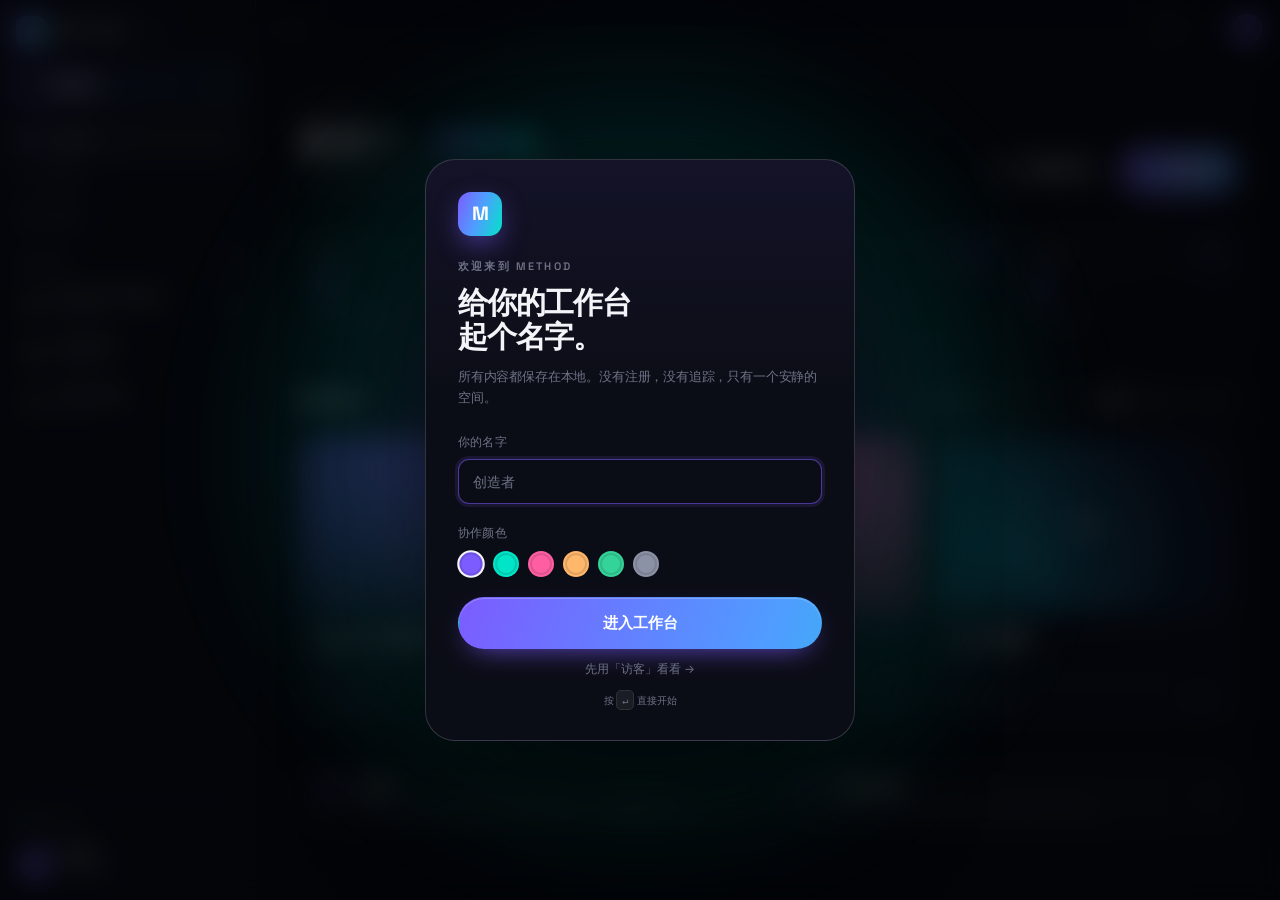
<file: app/index.html>
<!DOCTYPE html>
<html lang="zh-CN" data-theme="dark">
<head>
  <meta charset="UTF-8" />
  <meta name="viewport" content="width=device-width, initial-scale=1.0" />
  <meta name="description" content="METHOD 工作台 —— 无限画布、AI 协作、版本时光机与一键发布。" />
  <meta name="theme-color" content="#05060a" />
  <title>工作台 — METHOD</title>
  <link rel="preconnect" href="https://fonts.googleapis.com" />
  <link rel="preconnect" href="https://fonts.gstatic.com" crossorigin />
  <link href="https://fonts.googleapis.com/css2?family=Inter:wght@300;400;500;600;700;800&family=Space+Grotesk:wght@400;500;600;700&display=swap" rel="stylesheet" />
  <link rel="stylesheet" href="assets/css/app.css" />
  <script>
    (function () {
      try {
        var t = localStorage.getItem('method-theme');
        document.documentElement.setAttribute('data-theme', t || 'dark');
      } catch (e) {}
    })();
  </script>
  <link rel="icon" href="data:image/svg+xml,%3Csvg xmlns='http://www.w3.org/2000/svg' viewBox='0 0 100 100'%3E%3Cdefs%3E%3ClinearGradient id='g' x1='0' y1='0' x2='1' y2='1'%3E%3Cstop offset='0' stop-color='%237c5cff'/%3E%3Cstop offset='1' stop-color='%2300e5c8'/%3E%3C/linearGradient%3E%3C/defs%3E%3Crect width='100' height='100' rx='26' fill='%230b0d16'/%3E%3Cpath d='M24 72V28h11l15 22 15-22h11v44H63V49L50 68 37 49v23z' fill='url(%23g)'/%3E%3C/svg%3E" />
</head>
<body>
  <div class="app" id="app">
    <!-- ============ Sidebar ============ -->
    <aside class="sidebar" id="sidebar">
      <div class="sidebar__top">
        <a class="brand" href="../index.html" title="返回展示页">
          <span class="brand__mark">
            <svg viewBox="0 0 24 24" fill="none"><path d="M4 19V5h3.2L12 12.4 16.8 5H20v14h-3.1v-8.6L12 17.2l-4.9-6.8V19H4z" fill="currentColor"/></svg>
          </span>
          <span class="brand__name">METHOD</span>
          <span class="brand__beta">BETA</span>
        </a>
        <button class="icon-btn sidebar__close" id="sidebarClose" aria-label="关闭菜单">
          <svg viewBox="0 0 24 24" fill="none" stroke="currentColor" stroke-width="1.8"><path d="M6 6l12 12M18 6L6 18" stroke-linecap="round"/></svg>
        </button>
      </div>

      <button class="new-btn" id="sidebarNewBtn">
        <svg viewBox="0 0 24 24" fill="none" stroke="currentColor" stroke-width="1.8"><path d="M12 5v14M5 12h14" stroke-linecap="round"/></svg>
        新建项目
        <kbd>N</kbd>
      </button>

      <nav class="sidebar__nav" aria-label="工作台导航">
        <button class="nav-item is-active" data-view="dashboard">
          <svg viewBox="0 0 24 24" fill="none" stroke="currentColor" stroke-width="1.6"><rect x="3" y="3" width="7" height="7" rx="2"/><rect x="14" y="3" width="7" height="7" rx="2"/><rect x="3" y="14" width="7" height="7" rx="2"/><rect x="14" y="14" width="7" height="7" rx="2"/></svg>
          工作台
        </button>
        <button class="nav-item" data-view="activity">
          <svg viewBox="0 0 24 24" fill="none" stroke="currentColor" stroke-width="1.6"><path d="M3 12h4l2.5-7 5 14L17 12h4" stroke-linecap="round" stroke-linejoin="round"/></svg>
          活动
        </button>
        <button class="nav-item" data-view="settings">
          <svg viewBox="0 0 24 24" fill="none" stroke="currentColor" stroke-width="1.6"><circle cx="12" cy="12" r="3"/><path d="M19.4 15a1.7 1.7 0 0 0 .34 1.87l.06.06a2 2 0 1 1-2.83 2.83l-.06-.06a1.7 1.7 0 0 0-1.87-.34 1.7 1.7 0 0 0-1 1.55V21a2 2 0 1 1-4 0v-.09A1.7 1.7 0 0 0 8.9 19.4a1.7 1.7 0 0 0-1.87.34l-.06.06a2 2 0 1 1-2.83-2.83l.06-.06A1.7 1.7 0 0 0 4.6 15a1.7 1.7 0 0 0-1.55-1H3a2 2 0 1 1 0-4h.09A1.7 1.7 0 0 0 4.6 9a1.7 1.7 0 0 0-.34-1.87l-.06-.06a2 2 0 1 1 2.83-2.83l.06.06A1.7 1.7 0 0 0 9 4.6a1.7 1.7 0 0 0 1-1.55V3a2 2 0 1 1 4 0v.09a1.7 1.7 0 0 0 1 1.55 1.7 1.7 0 0 0 1.87-.34l.06-.06a2 2 0 1 1 2.83 2.83l-.06.06A1.7 1.7 0 0 0 19.4 9c.14.6.64 1.04 1.25 1.04H21a2 2 0 1 1 0 4h-.09a1.7 1.7 0 0 0-1.51.96z" stroke-linecap="round" stroke-linejoin="round"/></svg>
          设置
        </button>
      </nav>

      <div class="sidebar__section">
        <div class="sidebar__label">
          <span>最近项目</span>
          <span class="sidebar__count" id="recentCount">0</span>
        </div>
        <div class="recent-list" id="recentProjects"></div>
      </div>

      <div class="sidebar__bottom">
        <div class="sync-badge" id="syncBadge">
          <span class="dot"></span>
          <span id="syncText">本地已同步</span>
        </div>
        <button class="user-chip" id="userChip">
          <span class="avatar avatar--violet" id="sidebarAvatar">M</span>
          <span class="user-chip__meta">
            <strong id="sidebarName">创造者</strong>
            <small>个人工作区</small>
          </span>
          <svg viewBox="0 0 24 24" fill="none" stroke="currentColor" stroke-width="1.6"><path d="M8 10l4 4 4-4" stroke-linecap="round" stroke-linejoin="round"/></svg>
        </button>
      </div>
    </aside>

    <div class="sidebar-backdrop" id="sidebarBackdrop"></div>

    <!-- ============ Shell ============ -->
    <div class="shell">
      <header class="topbar">
        <div class="topbar__left">
          <button class="icon-btn mobile-menu" id="mobileMenu" aria-label="打开菜单">
            <svg viewBox="0 0 24 24" fill="none" stroke="currentColor" stroke-width="1.8"><path d="M4 7h16M4 12h16M4 17h16" stroke-linecap="round"/></svg>
          </button>
          <div class="crumbs" id="crumbs"><span>工作台</span></div>
        </div>
        <div class="topbar__right">
          <div class="presence" id="presence"></div>
          <button class="icon-btn search-btn" id="searchBtn" aria-label="搜索（⌘K）">
            <svg viewBox="0 0 24 24" fill="none" stroke="currentColor" stroke-width="1.6"><circle cx="11" cy="11" r="7"/><path d="m20 20-3.5-3.5" stroke-linecap="round"/></svg>
          </button>
          <button class="icon-btn" id="themeToggle" aria-label="切换主题">
            <svg class="icon-sun" viewBox="0 0 24 24" fill="none" stroke="currentColor" stroke-width="1.6"><circle cx="12" cy="12" r="4"/><path d="M12 2v2M12 20v2M2 12h2M20 12h2" stroke-linecap="round"/></svg>
            <svg class="icon-moon" viewBox="0 0 24 24" fill="none" stroke="currentColor" stroke-width="1.6"><path d="M21 12.8A8.5 8.5 0 1 1 11.2 3a7 7 0 0 0 9.8 9.8z" stroke-linecap="round" stroke-linejoin="round"/></svg>
          </button>
          <button class="avatar avatar--violet topbar__avatar" id="topbarAvatar" aria-label="个人设置">M</button>
        </div>
      </header>

      <main class="main">
        <!-- ============ Dashboard ============ -->
        <section class="view is-active" id="view-dashboard">
          <div class="dash">
            <header class="dash__head">
              <div>
                <p class="eyebrow">个人工作台</p>
                <h1><span id="greeting">下午好</span>，<span class="grad-text" id="userName">创造者</span>。</h1>
                <p class="dash__sub" id="dashSub">今天想把什么想法，变成看得见的东西？</p>
              </div>
              <div class="dash__actions">
                <button class="btn btn--ghost" id="templateBtn">
                  <svg viewBox="0 0 24 24" fill="none" stroke="currentColor" stroke-width="1.6"><rect x="3" y="3" width="18" height="18" rx="4"/><path d="M3 9h18M9 21V9" stroke-linecap="round"/></svg>
                  从模板开始
                </button>
                <button class="btn btn--primary" id="newProjectBtn">
                  <svg viewBox="0 0 24 24" fill="none" stroke="currentColor" stroke-width="1.8"><path d="M12 5v14M5 12h14" stroke-linecap="round"/></svg>
                  新建项目
                </button>
              </div>
            </header>

            <div class="stat-row">
              <div class="stat-card">
                <span class="stat-card__label">项目</span>
                <strong id="statProjects">0</strong>
                <small>个进行中的想法</small>
              </div>
              <div class="stat-card">
                <span class="stat-card__label">内容块</span>
                <strong id="statNodes">0</strong>
                <small>张便签与文本</small>
              </div>
              <div class="stat-card">
                <span class="stat-card__label">版本</span>
                <strong id="statVersions">0</strong>
                <small>个可回溯的节点</small>
              </div>
              <div class="stat-card">
                <span class="stat-card__label">已发布</span>
                <strong id="statPublished">0</strong>
                <small>个线上作品</small>
              </div>
            </div>

            <div class="dash__toolbar">
              <h2>最近项目</h2>
              <div class="dash__filter">
                <label class="mini-search">
                  <svg viewBox="0 0 24 24" fill="none" stroke="currentColor" stroke-width="1.6"><circle cx="11" cy="11" r="7"/><path d="m20 20-3.5-3.5" stroke-linecap="round"/></svg>
                  <input type="search" id="projectSearch" placeholder="搜索项目…" aria-label="搜索项目" />
                </label>
                <div class="segmented" id="projectFilter">
                  <button class="is-active" data-filter="all">全部</button>
                  <button data-filter="published">已发布</button>
                  <button data-filter="draft">草稿</button>
                </div>
              </div>
            </div>

            <div class="project-grid" id="projectGrid"></div>
            <div class="empty" id="emptyProjects" hidden>
              <div class="empty__mark">◻</div>
              <h3>这里还很安静</h3>
              <p>新建一个项目，或者从模板开始。</p>
              <button class="btn btn--primary" id="emptyNewBtn">新建项目</button>
            </div>

            <div class="dash__bottom">
              <div class="tip-card">
                <span class="tip-card__icon">✦</span>
                <div>
                  <strong>小提示</strong>
                  <p>在画布里选中内容后按 <kbd>⌘</kbd> + <kbd>D</kbd> 可以快速复制，按 <kbd>Delete</kbd> 删除。</p>
                </div>
              </div>
              <button class="tip-card tip-card--action" id="joinCollabBtn">
                <span class="tip-card__icon">◉</span>
                <div>
                  <strong>试试实时协作</strong>
                  <p>在另一个标签页打开同一项目，光标和修改会实时同步。</p>
                </div>
                <svg viewBox="0 0 24 24" fill="none" stroke="currentColor" stroke-width="1.8"><path d="M5 12h14M13 6l6 6-6 6" stroke-linecap="round" stroke-linejoin="round"/></svg>
              </button>
            </div>
          </div>
        </section>

        <!-- ============ Activity ============ -->
        <section class="view" id="view-activity">
          <div class="page">
            <header class="page__head">
              <p class="eyebrow">活动</p>
              <h1>你的创作轨迹</h1>
              <p>每一次创建、保存与发布，都留在这里。</p>
            </header>
            <div class="activity-list" id="activityList"></div>
          </div>
        </section>

        <!-- ============ Settings ============ -->
        <section class="view" id="view-settings">
          <div class="page">
            <header class="page__head">
              <p class="eyebrow">设置</p>
              <h1>工作区与偏好</h1>
              <p>所有数据都保存在这台设备的浏览器里，不会上传到任何服务器。</p>
            </header>

            <div class="settings-grid">
              <section class="panel">
                <h2>个人资料</h2>
                <label class="field">
                  <span>显示名称</span>
                  <input type="text" id="settingsName" maxlength="24" placeholder="你的名字" />
                </label>
                <div class="field">
                  <span>协作颜色</span>
                  <div class="color-row" id="settingsColors"></div>
                </div>
                <button class="btn btn--primary btn--sm" id="saveProfileBtn">保存资料</button>
              </section>

              <section class="panel">
                <h2>外观</h2>
                <p class="panel__text">工作台会记住你的选择。</p>
                <div class="theme-choices" id="themeChoices">
                  <button data-theme-choice="dark" class="theme-choice is-active">
                    <span class="theme-choice__preview theme-choice__preview--dark"></span>
                    <span>深色</span>
                  </button>
                  <button data-theme-choice="light" class="theme-choice">
                    <span class="theme-choice__preview theme-choice__preview--light"></span>
                    <span>浅色</span>
                  </button>
                </div>
              </section>

              <section class="panel">
                <h2>数据</h2>
                <p class="panel__text">导出备份、恢复工作区，或者从头开始。</p>
                <div class="settings-actions">
                  <button class="btn btn--ghost btn--sm" id="exportBtn">导出备份</button>
                  <button class="btn btn--ghost btn--sm" id="importBtn">导入备份</button>
                  <button class="btn btn--danger btn--sm" id="resetBtn">清空所有数据</button>
                  <input type="file" id="importFile" accept="application/json" hidden />
                </div>
              </section>

              <section class="panel">
                <h2>关于</h2>
                <p class="panel__text">METHOD 是一个本地优先的创作工作台演示：无限画布、AI 协作、版本时光机与一键发布。实时协作通过浏览器 BroadcastChannel 在同一设备的不同标签页之间同步。</p>
                <p class="panel__meta">版本 2.0 · 纯前端 · 无账号 · 无追踪</p>
              </section>
            </div>
          </div>
        </section>

        <!-- ============ Editor ============ -->
        <section class="view view--editor" id="view-editor">
          <div class="editor-head">
            <button class="icon-btn" id="backBtn" aria-label="返回工作台">
              <svg viewBox="0 0 24 24" fill="none" stroke="currentColor" stroke-width="1.7"><path d="M19 12H5M11 6l-6 6 6 6" stroke-linecap="round" stroke-linejoin="round"/></svg>
            </button>
            <div class="editor-title">
              <span class="editor-emoji" id="projectEmoji">✦</span>
              <input id="projectTitle" type="text" maxlength="60" aria-label="项目名称" />
              <span class="save-state" id="saveState"><i></i>已保存</span>
            </div>
            <div class="editor-actions">
              <span class="collab-pill" id="collabStatus" title="实时协作状态">
                <span class="dot"></span><span id="collabText">仅自己</span>
              </span>
              <button class="btn btn--ghost btn--sm" id="versionBtn" aria-label="版本时光机">
                <svg viewBox="0 0 24 24" fill="none" stroke="currentColor" stroke-width="1.6"><path d="M3 12a9 9 0 1 0 3-6.7L3 8" stroke-linecap="round"/><path d="M3 3v5h5" stroke-linecap="round" stroke-linejoin="round"/><path d="M12 7v5l3 2" stroke-linecap="round"/></svg>
                <span>版本</span>
              </button>
              <button class="btn btn--ghost btn--sm" id="shareBtn" aria-label="分享项目">
                <svg viewBox="0 0 24 24" fill="none" stroke="currentColor" stroke-width="1.6"><circle cx="18" cy="5" r="2.4"/><circle cx="6" cy="12" r="2.4"/><circle cx="18" cy="19" r="2.4"/><path d="M8.2 10.8l7.6-4.6M8.2 13.2l7.6 4.6" stroke-linecap="round"/></svg>
                <span>分享</span>
              </button>
              <button class="btn btn--primary btn--sm" id="publishBtn" aria-label="发布项目">
                <svg viewBox="0 0 24 24" fill="none" stroke="currentColor" stroke-width="1.7"><path d="M12 16V4M7 9l5-5 5 5" stroke-linecap="round" stroke-linejoin="round"/><path d="M4 15v3a2 2 0 0 0 2 2h12a2 2 0 0 0 2-2v-3" stroke-linecap="round"/></svg>
                <span>发布</span>
              </button>
              <button class="icon-btn ai-toggle" id="aiToggle" aria-label="打开 AI 助手" title="AI 助手">
                <svg viewBox="0 0 24 24" fill="none" stroke="currentColor" stroke-width="1.6"><path d="M12 3l1.7 4.6L18 9.3l-4.3 1.7L12 15.6l-1.7-4.6L6 9.3l4.3-1.7z" stroke-linejoin="round"/><path d="M18.5 15.5l.8 2.2 2.2.8-2.2.8-.8 2.2-.8-2.2-2.2-.8 2.2-.8z" stroke-linejoin="round"/></svg>
              </button>
            </div>
          </div>

          <div class="editor-body">
            <div class="canvas-wrap" id="canvasWrap">
              <div class="canvas-viewport" id="canvasViewport" data-tool="select">
                <div class="canvas-world" id="canvasWorld">
                  <svg class="edge-layer" id="edgeLayer" viewBox="-4000 -3000 12000 9000" aria-hidden="true"></svg>
                  <div class="node-layer" id="nodeLayer"></div>
                  <div class="cursor-layer" id="cursorLayer" aria-hidden="true"></div>
                </div>
              </div>

              <div class="canvas-status">
                <span class="chip"><i class="dot"></i>本地优先</span>
                <span class="chip chip--muted" id="nodeCountChip">0 个内容块</span>
              </div>

              <div class="selection-bar" id="selectionBar" hidden>
                <span class="selection-bar__label" id="selLabel">便签</span>
                <span class="selection-bar__divider"></span>
                <div class="swatches" id="selColors"></div>
                <span class="selection-bar__divider"></span>
                <button class="mini-btn" id="selConnect" title="连线">
                  <svg viewBox="0 0 24 24" fill="none" stroke="currentColor" stroke-width="1.7"><circle cx="6" cy="6" r="2.5"/><circle cx="18" cy="18" r="2.5"/><path d="M8.5 8.5l7 7" stroke-linecap="round"/></svg>
                </button>
                <button class="mini-btn" id="selDuplicate" title="复制">
                  <svg viewBox="0 0 24 24" fill="none" stroke="currentColor" stroke-width="1.6"><rect x="9" y="9" width="12" height="12" rx="2.5"/><path d="M5 15V5a2 2 0 0 1 2-2h8" stroke-linecap="round"/></svg>
                </button>
                <button class="mini-btn mini-btn--danger" id="selDelete" title="删除">
                  <svg viewBox="0 0 24 24" fill="none" stroke="currentColor" stroke-width="1.6"><path d="M4 7h16M9 7V5a2 2 0 0 1 2-2h2a2 2 0 0 1 2 2v2M6 7l1 12a2 2 0 0 0 2 2h6a2 2 0 0 0 2-2l1-12" stroke-linecap="round" stroke-linejoin="round"/></svg>
                </button>
              </div>

              <div class="canvas-hint" id="canvasHint">
                <span>拖动画布 · 滚轮平移</span>
                <span class="sep">·</span>
                <span><kbd>⌘</kbd> + 滚轮缩放</span>
                <span class="sep">·</span>
                <span>双击编辑</span>
              </div>

              <div class="zoom-bar">
                <button id="zoomOut" aria-label="缩小">−</button>
                <button class="zoom-value" id="zoomValue" title="重置为 100%">100%</button>
                <button id="zoomIn" aria-label="放大">+</button>
                <span class="zoom-bar__sep"></span>
                <button id="fitBtn" title="适应画布" aria-label="适应画布">
                  <svg viewBox="0 0 24 24" fill="none" stroke="currentColor" stroke-width="1.7"><path d="M8 3H5a2 2 0 0 0-2 2v3M16 3h3a2 2 0 0 1 2 2v3M8 21H5a2 2 0 0 1-2-2v-3M16 21h3a2 2 0 0 0 2-2v-3" stroke-linecap="round"/></svg>
                </button>
                <button id="undoBtn" title="撤销 ⌘Z" aria-label="撤销">
                  <svg viewBox="0 0 24 24" fill="none" stroke="currentColor" stroke-width="1.7"><path d="M9 14L4 9l5-5" stroke-linecap="round" stroke-linejoin="round"/><path d="M4 9h10a6 6 0 0 1 0 12h-3" stroke-linecap="round"/></svg>
                </button>
                <button id="redoBtn" title="重做 ⌘⇧Z" aria-label="重做">
                  <svg viewBox="0 0 24 24" fill="none" stroke="currentColor" stroke-width="1.7"><path d="M15 14l5-5-5-5" stroke-linecap="round" stroke-linejoin="round"/><path d="M20 9H10a6 6 0 0 0 0 12h3" stroke-linecap="round"/></svg>
                </button>
              </div>

              <div class="toolrail" id="toolrail">
                <button class="tool is-active" data-tool="select" title="选择 (V)">
                  <svg viewBox="0 0 24 24" fill="none" stroke="currentColor" stroke-width="1.6"><path d="M5 3l14 8-6.5 1.5L9 19z" stroke-linejoin="round"/></svg>
                </button>
                <button class="tool" data-tool="note" title="便签 (N)">
                  <svg viewBox="0 0 24 24" fill="none" stroke="currentColor" stroke-width="1.6"><path d="M4 5h16v10l-5 5H4z" stroke-linejoin="round"/><path d="M15 20v-5h5" stroke-linejoin="round"/></svg>
                </button>
                <button class="tool" data-tool="text" title="文本 (T)">
                  <svg viewBox="0 0 24 24" fill="none" stroke="currentColor" stroke-width="1.6"><path d="M5 6V4h14v2M12 4v16M9 20h6" stroke-linecap="round"/></svg>
                </button>
                <button class="tool" data-tool="shape" title="按钮 / 形状 (R)">
                  <svg viewBox="0 0 24 24" fill="none" stroke="currentColor" stroke-width="1.6"><rect x="3" y="6" width="18" height="12" rx="6"/></svg>
                </button>
                <button class="tool" data-tool="connect" title="连线 (C)">
                  <svg viewBox="0 0 24 24" fill="none" stroke="currentColor" stroke-width="1.6"><circle cx="6" cy="6" r="2.5"/><circle cx="18" cy="18" r="2.5"/><path d="M8.5 8.5l7 7" stroke-linecap="round"/></svg>
                </button>
              </div>
            </div>

            <aside class="ai-panel" id="aiPanel">
              <header class="ai-panel__head">
                <div class="ai-title">
                  <span class="ai-orb"></span>
                  <div>
                    <strong>AI 协作引擎</strong>
                    <small>懂你的画布，也懂你的语气</small>
                  </div>
                </div>
                <button class="icon-btn" id="aiClose" aria-label="收起 AI 面板">
                  <svg viewBox="0 0 24 24" fill="none" stroke="currentColor" stroke-width="1.8"><path d="M6 6l12 12M18 6L6 18" stroke-linecap="round"/></svg>
                </button>
              </header>
              <div class="ai-messages" id="aiMessages"></div>
              <div class="ai-quick" id="aiQuick"></div>
              <form class="ai-form" id="aiForm">
                <textarea id="aiInput" rows="1" placeholder="让 AI 帮你搭结构、写文案、整理画布…" aria-label="给 AI 的消息"></textarea>
                <button type="submit" id="aiSend" aria-label="发送">
                  <svg viewBox="0 0 24 24" fill="none" stroke="currentColor" stroke-width="1.8"><path d="M5 12h14M13 6l6 6-6 6" stroke-linecap="round" stroke-linejoin="round"/></svg>
                </button>
              </form>
              <p class="ai-foot">本地推理 · 画布内容不会离开你的浏览器</p>
            </aside>
          </div>
        </section>
      </main>
    </div>
  </div>

  <!-- ============ Versions drawer ============ -->
  <div class="drawer-backdrop" id="drawerBackdrop"></div>
  <aside class="drawer" id="versionsDrawer" aria-hidden="true">
    <header class="drawer__head">
      <div>
        <h2>版本时光机</h2>
        <p id="versionSub">每次保存，都是一个可回溯的节点。</p>
      </div>
      <button class="icon-btn" id="closeVersions" aria-label="关闭">
        <svg viewBox="0 0 24 24" fill="none" stroke="currentColor" stroke-width="1.8"><path d="M6 6l12 12M18 6L6 18" stroke-linecap="round"/></svg>
      </button>
    </header>
    <div class="drawer__body">
      <button class="save-version-btn" id="saveVersionBtn">
        <svg viewBox="0 0 24 24" fill="none" stroke="currentColor" stroke-width="1.7"><path d="M12 5v14M5 12h14" stroke-linecap="round"/></svg>
        保存当前版本
      </button>
      <div class="version-list" id="versionList"></div>
    </div>
  </aside>

  <!-- ============ New project ============ -->
  <div class="overlay" id="newProjectModal" aria-hidden="true">
    <div class="overlay__backdrop" data-close="newProjectModal"></div>
    <div class="modal modal--wide" role="dialog" aria-modal="true" aria-labelledby="newProjectTitle">
      <header class="modal__head">
        <div>
          <p class="eyebrow">新建</p>
          <h2 id="newProjectTitle">从一个方向开始</h2>
        </div>
        <button class="icon-btn" data-close="newProjectModal" aria-label="关闭">
          <svg viewBox="0 0 24 24" fill="none" stroke="currentColor" stroke-width="1.8"><path d="M6 6l12 12M18 6L6 18" stroke-linecap="round"/></svg>
        </button>
      </header>
      <div class="modal__body">
        <label class="field">
          <span>项目名称</span>
          <input type="text" id="projectName" placeholder="例如：秋季新品发布" maxlength="60" />
        </label>
        <div class="field">
          <span>选择起点</span>
          <div class="template-grid" id="templateGrid"></div>
        </div>
      </div>
      <footer class="modal__foot">
        <button class="btn btn--ghost" data-close="newProjectModal">取消</button>
        <button class="btn btn--primary" id="createProjectBtn">创建并进入</button>
      </footer>
    </div>
  </div>

  <!-- ============ Publish ============ -->
  <div class="overlay" id="publishModal" aria-hidden="true">
    <div class="overlay__backdrop" data-close="publishModal"></div>
    <div class="modal" role="dialog" aria-modal="true" aria-labelledby="publishTitle">
      <header class="modal__head">
        <div>
          <p class="eyebrow">发布</p>
          <h2 id="publishTitle">把作品带上线</h2>
        </div>
        <button class="icon-btn" data-close="publishModal" aria-label="关闭">
          <svg viewBox="0 0 24 24" fill="none" stroke="currentColor" stroke-width="1.8"><path d="M6 6l12 12M18 6L6 18" stroke-linecap="round"/></svg>
        </button>
      </header>
      <div class="modal__body">
        <div class="publish-preview" id="publishPreview"></div>
        <div class="publish-meta">
          <div><span>项目</span><strong id="publishName">—</strong></div>
          <div><span>内容块</span><strong id="publishNodes">0</strong></div>
          <div><span>版本</span><strong id="publishVersions">0</strong></div>
        </div>
        <p class="publish-note">发布时会自动保存一个版本快照，并生成一个独立、可下载的 HTML 页面。它不依赖 METHOD，可以直接打开或托管。</p>
        <div class="publish-result" id="publishResult" hidden>
          <span class="dot"></span>
          <p id="publishResultText">已生成发布页面。</p>
        </div>
      </div>
      <footer class="modal__foot">
        <button class="btn btn--ghost" data-close="publishModal">稍后</button>
        <button class="btn btn--primary" id="doPublishBtn">
          <svg viewBox="0 0 24 24" fill="none" stroke="currentColor" stroke-width="1.7"><path d="M12 16V4M7 9l5-5 5 5" stroke-linecap="round" stroke-linejoin="round"/><path d="M4 15v3a2 2 0 0 0 2 2h12a2 2 0 0 0 2-2v-3" stroke-linecap="round"/></svg>
          生成并预览
        </button>
        <a class="btn btn--ghost" id="downloadHtmlBtn" hidden download="method-page.html">下载 HTML</a>
      </footer>
    </div>
  </div>

  <!-- ============ Share ============ -->
  <div class="overlay" id="shareModal" aria-hidden="true">
    <div class="overlay__backdrop" data-close="shareModal"></div>
    <div class="modal modal--narrow" role="dialog" aria-modal="true" aria-labelledby="shareTitle">
      <header class="modal__head">
        <div>
          <p class="eyebrow">分享</p>
          <h2 id="shareTitle">把这份画布带出去</h2>
        </div>
        <button class="icon-btn" data-close="shareModal" aria-label="关闭">
          <svg viewBox="0 0 24 24" fill="none" stroke="currentColor" stroke-width="1.8"><path d="M6 6l12 12M18 6L6 18" stroke-linecap="round"/></svg>
        </button>
      </header>
      <div class="modal__body">
        <div class="share-options">
          <button class="share-option" id="copyLinkBtn">
            <span class="share-option__icon">⌘</span>
            <span><strong>复制项目链接</strong><small>在同一浏览器中打开这个项目</small></span>
          </button>
          <button class="share-option" id="copyMarkdownBtn">
            <span class="share-option__icon">¶</span>
            <span><strong>复制为 Markdown</strong><small>按画布顺序导出全部文字</small></span>
          </button>
          <button class="share-option" id="copyJsonBtn">
            <span class="share-option__icon">{ }</span>
            <span><strong>复制项目 JSON</strong><small>完整结构，可用于备份或迁移</small></span>
          </button>
        </div>
      </div>
    </div>
  </div>

  <!-- ============ Command palette ============ -->
  <div class="overlay overlay--palette" id="palette" aria-hidden="true">
    <div class="overlay__backdrop" data-close="palette"></div>
    <div class="palette" role="dialog" aria-modal="true" aria-label="命令面板">
      <div class="palette__search">
        <svg viewBox="0 0 24 24" fill="none" stroke="currentColor" stroke-width="1.7"><circle cx="11" cy="11" r="7"/><path d="m20 20-3.5-3.5" stroke-linecap="round"/></svg>
        <input type="text" id="paletteInput" placeholder="搜索项目或命令…" autocomplete="off" spellcheck="false" aria-label="搜索项目或命令" />
        <kbd>ESC</kbd>
      </div>
      <div class="palette__list" id="paletteList"></div>
      <div class="palette__foot"><span><kbd>↑</kbd><kbd>↓</kbd> 选择</span><span><kbd>↵</kbd> 打开</span><span><kbd>⌘</kbd><kbd>K</kbd> 随时呼出</span></div>
    </div>
  </div>

  <!-- ============ Onboarding ============ -->
  <div class="overlay onboarding" id="onboarding" aria-hidden="true">
    <div class="onboarding__glow"></div>
    <div class="onboarding__panel" role="dialog" aria-modal="true" aria-labelledby="onboardingTitle">
      <span class="onboarding__mark">M</span>
      <p class="eyebrow">欢迎来到 METHOD</p>
      <h1 id="onboardingTitle">给你的工作台<br />起个名字。</h1>
      <p class="onboarding__sub">所有内容都保存在本地。没有注册，没有追踪，只有一个安静的空间。</p>
      <form id="onboardingForm">
        <label class="field field--inline">
          <span>你的名字</span>
          <input type="text" id="onboardingName" maxlength="24" placeholder="创造者" autocomplete="off" />
        </label>
        <div class="field">
          <span>协作颜色</span>
          <div class="color-row" id="onboardingColors"></div>
        </div>
        <button type="submit" class="btn btn--primary btn--lg btn--block">进入工作台</button>
      </form>
      <button class="onboarding__skip" id="onboardingSkip">先用「访客」看看 →</button>
      <p class="onboarding__fine">按 <kbd>↵</kbd> 直接开始</p>
    </div>
  </div>

  <!-- ============ Confirm ============ -->
  <div class="overlay" id="confirmModal" aria-hidden="true">
    <div class="overlay__backdrop" data-close="confirmModal"></div>
    <div class="modal modal--narrow" role="alertdialog" aria-modal="true" aria-labelledby="confirmTitle">
      <header class="modal__head">
        <div>
          <p class="eyebrow">请确认</p>
          <h2 id="confirmTitle">确定吗？</h2>
        </div>
      </header>
      <div class="modal__body"><p class="confirm-text" id="confirmText"></p></div>
      <footer class="modal__foot">
        <button class="btn btn--ghost" data-close="confirmModal">取消</button>
        <button class="btn btn--danger" id="confirmOk">确认</button>
      </footer>
    </div>
  </div>

  <div class="toasts" id="toasts" aria-live="polite"></div>

  <script type="module" src="assets/js/app.js"></script>
</body>
</html>
</file>
<file: assets/css/style.css>
/* =========================================================
   METHOD — design system
   ========================================================= */

/* ---------- Tokens ---------- */
:root {
  --font-sans: "Inter", -apple-system, BlinkMacSystemFont, "Segoe UI", "PingFang SC", "Hiragino Sans GB", "Microsoft YaHei", sans-serif;
  --font-display: "Space Grotesk", var(--font-sans);

  --violet: #7c5cff;
  --indigo: #4f46e5;
  --cyan: #00e5c8;
  --pink: #ff5fa2;
  --amber: #ffb86b;

  --grad: linear-gradient(110deg, #7c5cff 0%, #4f9dff 45%, #00e5c8 100%);
  --grad-soft: linear-gradient(135deg, rgba(124, 92, 255, .22), rgba(0, 229, 200, .12));

  --radius-sm: 12px;
  --radius: 20px;
  --radius-lg: 28px;
  --radius-xl: 40px;

  --container: 1200px;
  --nav-h: 76px;

  --ease: cubic-bezier(.22, 1, .36, 1);
  --ease-out: cubic-bezier(.16, 1, .3, 1);
}

/* Dark (default) */
[data-theme="dark"] {
  --bg: #05060a;
  --bg-soft: #0a0c14;
  --surface: rgba(255, 255, 255, .035);
  --surface-2: rgba(255, 255, 255, .06);
  --surface-solid: #0d101a;
  --border: rgba(255, 255, 255, .09);
  --border-strong: rgba(255, 255, 255, .16);
  --text: #f3f4f8;
  --text-2: #a6abbd;
  --text-3: #6d7286;
  --shadow: 0 30px 80px -30px rgba(0, 0, 0, .9);
  --glow: rgba(124, 92, 255, .45);
  --grid-line: rgba(255, 255, 255, .035);
}

/* Light */
[data-theme="light"] {
  --bg: #f7f7fb;
  --bg-soft: #ffffff;
  --surface: rgba(255, 255, 255, .72);
  --surface-2: rgba(15, 17, 28, .045);
  --surface-solid: #ffffff;
  --border: rgba(15, 17, 28, .09);
  --border-strong: rgba(15, 17, 28, .18);
  --text: #0d1020;
  --text-2: #555c72;
  --text-3: #8c92a6;
  --shadow: 0 30px 80px -34px rgba(38, 34, 90, .28);
  --glow: rgba(124, 92, 255, .3);
  --grid-line: rgba(15, 17, 28, .04);
}

/* ---------- Reset ---------- */
*, *::before, *::after { box-sizing: border-box; }
* { margin: 0; padding: 0; }
html { scroll-behavior: smooth; -webkit-text-size-adjust: 100%; }
body {
  font-family: var(--font-sans);
  background: var(--bg);
  color: var(--text);
  line-height: 1.6;
  letter-spacing: -.01em;
  -webkit-font-smoothing: antialiased;
  overflow-x: hidden;
  transition: background .5s var(--ease), color .5s var(--ease);
}
img, svg { display: block; max-width: 100%; }
a { color: inherit; text-decoration: none; }
button, input { font: inherit; color: inherit; }
button { background: none; border: 0; cursor: pointer; }
ul { list-style: none; }
::selection { background: rgba(124, 92, 255, .35); color: #fff; }

:focus-visible {
  outline: 2px solid var(--violet);
  outline-offset: 3px;
  border-radius: 6px;
}

html.lock { overflow: hidden; }

/* ---------- Utilities ---------- */
.container {
  width: min(100% - 48px, var(--container));
  margin-inline: auto;
}
.grad-text {
  background: var(--grad);
  -webkit-background-clip: text;
  background-clip: text;
  color: transparent;
  background-size: 220% 220%;
  animation: gradShift 8s ease infinite;
}
@keyframes gradShift {
  0%, 100% { background-position: 0% 50%; }
  50% { background-position: 100% 50%; }
}

.eyebrow {
  display: inline-block;
  font-family: var(--font-display);
  font-size: .72rem;
  font-weight: 600;
  letter-spacing: .18em;
  text-transform: uppercase;
  color: var(--text-3);
  margin-bottom: 18px;
}

.link-arrow {
  display: inline-flex;
  align-items: center;
  gap: 8px;
  font-size: .92rem;
  font-weight: 500;
  color: var(--text-2);
  transition: color .3s, gap .3s;
}
.link-arrow svg { width: 17px; height: 17px; transition: transform .35s var(--ease); }
.link-arrow:hover { color: var(--text); }
.link-arrow:hover svg { transform: translateX(4px); }

.link-underline {
  color: var(--text);
  background-image: linear-gradient(currentColor, currentColor);
  background-repeat: no-repeat;
  background-size: 100% 1px;
  background-position: 0 100%;
  transition: opacity .3s;
}
.link-underline:hover { opacity: .65; }

/* ---------- Buttons ---------- */
.btn {
  --btn-bg: transparent;
  position: relative;
  display: inline-flex;
  align-items: center;
  justify-content: center;
  gap: 10px;
  padding: 14px 24px;
  border-radius: 100px;
  font-size: .93rem;
  font-weight: 600;
  letter-spacing: -.01em;
  border: 1px solid transparent;
  transition: transform .35s var(--ease), background .3s, border-color .3s, color .3s, box-shadow .35s;
  will-change: transform;
  white-space: nowrap;
}
.btn svg { width: 18px; height: 18px; transition: transform .35s var(--ease); }
.btn--primary {
  color: #fff;
  background: var(--grad);
  background-size: 180% 180%;
  box-shadow: 0 12px 40px -12px rgba(124, 92, 255, .8), inset 0 1px 0 rgba(255, 255, 255, .24);
}
.btn--primary:hover {
  background-position: 100% 50%;
  box-shadow: 0 18px 50px -12px rgba(124, 92, 255, .95), inset 0 1px 0 rgba(255, 255, 255, .3);
}
.btn--primary:hover svg { transform: translateX(4px); }
.btn--ghost {
  background: var(--surface);
  border-color: var(--border);
  color: var(--text);
  backdrop-filter: blur(12px);
}
.btn--ghost:hover { background: var(--surface-2); border-color: var(--border-strong); }
.btn--sm { padding: 10px 20px; font-size: .86rem; }
.btn--lg { padding: 17px 32px; font-size: 1rem; }
.btn--block { width: 100%; }
.btn:active { transform: scale(.97); }

/* ---------- Preloader ---------- */
.preloader {
  position: fixed;
  inset: 0;
  z-index: 999;
  display: grid;
  place-items: center;
  background: #05060a;
  transition: opacity .7s var(--ease), visibility .7s;
}
.preloader.is-done { opacity: 0; visibility: hidden; }
.preloader__inner { text-align: center; }
.preloader__logo {
  font-family: var(--font-display);
  font-size: 3rem;
  font-weight: 700;
  letter-spacing: .1em;
  color: #fff;
  margin-bottom: 28px;
  animation: pulseLogo 1.6s ease-in-out infinite;
}
.preloader__logo span { color: var(--cyan); }
@keyframes pulseLogo {
  0%, 100% { opacity: .55; transform: scale(.98); }
  50% { opacity: 1; transform: scale(1); }
}
.preloader__bar {
  width: 190px;
  height: 2px;
  margin: 0 auto 18px;
  background: rgba(255, 255, 255, .1);
  border-radius: 4px;
  overflow: hidden;
}
.preloader__bar span {
  display: block;
  height: 100%;
  width: 0;
  background: var(--grad);
  border-radius: 4px;
  animation: loadBar 1.5s var(--ease) forwards;
}
@keyframes loadBar { to { width: 100%; } }
.preloader__hint {
  font-size: .72rem;
  letter-spacing: .16em;
  color: rgba(255, 255, 255, .35);
  text-transform: uppercase;
}

/* ---------- Background layers ---------- */
#particles {
  position: fixed;
  inset: 0;
  width: 100%;
  height: 100%;
  z-index: 1;
  pointer-events: none;
  opacity: .75;
}
.aurora {
  position: fixed;
  inset: 0;
  z-index: 0;
  overflow: hidden;
  pointer-events: none;
}
.aurora__blob {
  position: absolute;
  border-radius: 50%;
  filter: blur(100px);
  opacity: .5;
  animation: drift 24s ease-in-out infinite alternate;
}
[data-theme="light"] .aurora__blob { opacity: .34; }
.aurora__blob--1 {
  width: 46vw; height: 46vw;
  top: -16vw; left: -10vw;
  background: radial-gradient(circle, #7c5cff, transparent 68%);
}
.aurora__blob--2 {
  width: 40vw; height: 40vw;
  top: 18vh; right: -14vw;
  background: radial-gradient(circle, #00e5c8, transparent 68%);
  animation-delay: -8s;
}
.aurora__blob--3 {
  width: 42vw; height: 42vw;
  bottom: -18vw; left: 26vw;
  background: radial-gradient(circle, #ff5fa2, transparent 70%);
  opacity: .28;
  animation-delay: -15s;
}
@keyframes drift {
  0% { transform: translate3d(0, 0, 0) scale(1); }
  50% { transform: translate3d(4vw, 5vh, 0) scale(1.12); }
  100% { transform: translate3d(-3vw, -4vh, 0) scale(.94); }
}
.noise {
  position: fixed;
  inset: 0;
  z-index: 2;
  pointer-events: none;
  opacity: .035;
  background-image: url("data:image/svg+xml,%3Csvg xmlns='http://www.w3.org/2000/svg' width='200' height='200'%3E%3Cfilter id='n'%3E%3CfeTurbulence type='fractalNoise' baseFrequency='.85' numOctaves='3'/%3E%3C/filter%3E%3Crect width='200' height='200' filter='url(%23n)'/%3E%3C/svg%3E");
}
[data-theme="light"] .noise { opacity: .02; }

.cursor-glow {
  position: fixed;
  top: 0; left: 0;
  width: 520px; height: 520px;
  margin: -260px 0 0 -260px;
  border-radius: 50%;
  background: radial-gradient(circle, rgba(124, 92, 255, .16), transparent 62%);
  pointer-events: none;
  z-index: 2;
  opacity: 0;
  transition: opacity .6s;
  will-change: transform;
}
[data-theme="light"] .cursor-glow { background: radial-gradient(circle, rgba(124, 92, 255, .12), transparent 62%); }
body.has-pointer .cursor-glow { opacity: 1; }

/* ---------- Scroll progress ---------- */
.scroll-progress {
  position: fixed;
  top: 0; left: 0;
  height: 2px;
  width: 0;
  background: var(--grad);
  z-index: 120;
  box-shadow: 0 0 16px rgba(124, 92, 255, .8);
}

/* ---------- Nav ---------- */
.nav {
  position: fixed;
  top: 0; left: 0; right: 0;
  z-index: 100;
  transition: background .4s, border-color .4s, backdrop-filter .4s;
  border-bottom: 1px solid transparent;
}
.nav.is-scrolled {
  background: color-mix(in srgb, var(--bg) 72%, transparent);
  backdrop-filter: blur(20px) saturate(160%);
  -webkit-backdrop-filter: blur(20px) saturate(160%);
  border-bottom-color: var(--border);
}
.nav__inner {
  height: var(--nav-h);
  display: flex;
  align-items: center;
  justify-content: space-between;
  gap: 24px;
}
.brand { display: inline-flex; align-items: center; gap: 10px; }
.brand__mark {
  width: 34px; height: 34px;
  display: grid;
  place-items: center;
  border-radius: 10px;
  background: var(--grad);
  box-shadow: 0 6px 20px -6px rgba(124, 92, 255, .9);
}
.brand__mark svg { width: 19px; height: 19px; color: #fff; }
.brand__name {
  font-family: var(--font-display);
  font-size: 1.02rem;
  font-weight: 700;
  letter-spacing: .14em;
}
.nav__links { display: flex; gap: 4px; }
.nav__links a {
  position: relative;
  padding: 8px 14px;
  font-size: .9rem;
  color: var(--text-2);
  border-radius: 100px;
  transition: color .25s, background .25s;
}
.nav__links a:hover { color: var(--text); background: var(--surface-2); }
.nav__links a.is-active { color: var(--text); }
.nav__links a.is-active::after {
  content: "";
  position: absolute;
  bottom: 1px; left: 50%;
  width: 4px; height: 4px;
  border-radius: 50%;
  background: var(--violet);
  transform: translateX(-50%);
  box-shadow: 0 0 8px var(--violet);
}
.nav__actions { display: flex; align-items: center; gap: 8px; }
.icon-btn {
  width: 38px; height: 38px;
  display: grid;
  place-items: center;
  border-radius: 50%;
  color: var(--text-2);
  border: 1px solid transparent;
  transition: color .25s, background .25s, border-color .25s, transform .25s;
}
.icon-btn:hover { color: var(--text); background: var(--surface-2); border-color: var(--border); }
.icon-btn:active { transform: scale(.93); }
.icon-btn svg { width: 19px; height: 19px; }
[data-theme="dark"] .icon-sun { display: block; }
[data-theme="dark"] .icon-moon { display: none; }
[data-theme="light"] .icon-sun { display: none; }
[data-theme="light"] .icon-moon { display: block; }

.burger {
  display: none;
  width: 40px; height: 40px;
  border-radius: 50%;
  border: 1px solid var(--border);
  position: relative;
}
.burger span {
  position: absolute;
  left: 11px;
  width: 18px; height: 1.6px;
  background: var(--text);
  border-radius: 2px;
  transition: transform .35s var(--ease), top .35s var(--ease);
}
.burger span:first-child { top: 16px; }
.burger span:last-child { top: 22px; }
.burger.is-open span:first-child { top: 19px; transform: rotate(45deg); }
.burger.is-open span:last-child { top: 19px; transform: rotate(-45deg); }

/* ---------- Hero ---------- */
main { position: relative; z-index: 3; }
main section[id], #top { scroll-margin-top: calc(var(--nav-h) + 18px); }
.hero {
  position: relative;
  min-height: 100svh;
  padding-top: calc(var(--nav-h) + 56px);
  padding-bottom: 80px;
  display: grid;
  grid-template-columns: 1.05fr .95fr;
  align-items: center;
  gap: 40px;
}
.hero__copy { max-width: 620px; }

.pill {
  display: inline-flex;
  align-items: center;
  gap: 10px;
  padding: 7px 14px 7px 10px;
  border-radius: 100px;
  border: 1px solid var(--border);
  background: var(--surface);
  backdrop-filter: blur(14px);
  font-size: .78rem;
  color: var(--text-2);
  margin-bottom: 26px;
  opacity: 0;
  animation: heroFadeUp .8s .15s var(--ease-out) forwards;
}
.pill__dot {
  width: 7px; height: 7px;
  border-radius: 50%;
  background: var(--cyan);
  box-shadow: 0 0 0 0 rgba(0, 229, 200, .6);
  animation: ping 2.2s ease-out infinite;
}
@keyframes ping {
  0% { box-shadow: 0 0 0 0 rgba(0, 229, 200, .55); }
  70% { box-shadow: 0 0 0 9px rgba(0, 229, 200, 0); }
  100% { box-shadow: 0 0 0 0 rgba(0, 229, 200, 0); }
}
.pill__sep { width: 1px; height: 12px; background: var(--border-strong); }
.pill__muted { color: var(--text-3); }

.hero__title {
  font-family: var(--font-display);
  font-size: clamp(3.1rem, 7.2vw, 5.6rem);
  line-height: .98;
  letter-spacing: -.045em;
  font-weight: 700;
  margin-bottom: 26px;
  position: relative;
}
.hero__title .hero__title-line {
  display: block;
  overflow: hidden;
}
.hero__title .hero__title-inner {
  display: block;
  transform: translateY(105%);
  animation: titleLineUp 1s var(--ease-out) forwards;
}
.hero__title .hero__title-line:nth-child(2) .hero__title-inner {
  animation-delay: .12s;
}
@keyframes titleLineUp {
  to { transform: translateY(0); }
}
.hero__title::after {
  content: "";
  position: absolute;
  inset: -40px -60px;
  background: radial-gradient(ellipse 50% 60% at 30% 50%, rgba(124, 92, 255, .12), transparent 70%);
  pointer-events: none;
  z-index: -1;
  opacity: 0;
  animation: titleGlow .8s 1.4s forwards;
}
@keyframes titleGlow {
  to { opacity: 1; }
}
.hero__lede {
  max-width: 520px;
  font-size: clamp(1rem, 1.3vw, 1.12rem);
  color: var(--text-2);
  line-height: 1.75;
  margin-bottom: 34px;
  opacity: 0;
  animation: heroFadeUp .8s .55s var(--ease-out) forwards;
}
.type-wrap { color: var(--text); font-weight: 500; }
.caret {
  display: inline-block;
  width: 2px; height: 1em;
  margin-left: 2px;
  background: var(--cyan);
  vertical-align: -.12em;
  animation: blink 1s steps(2) infinite;
}
@keyframes blink { 50% { opacity: 0; } }

@keyframes heroFadeUp {
  from { opacity: 0; transform: translateY(16px); }
  to { opacity: 1; transform: translateY(0); }
}

.hero__actions { display: flex; flex-wrap: wrap; gap: 12px; margin-bottom: 42px; opacity: 0; animation: heroFadeUp .8s .85s var(--ease-out) forwards; }
.play {
  width: 26px; height: 26px;
  display: grid;
  place-items: center;
  border-radius: 50%;
  background: var(--grad);
  color: #fff;
}
.play svg { width: 12px; height: 12px; }

.hero__meta { display: flex; align-items: center; gap: 16px; opacity: 0; animation: heroFadeUp .8s 1s var(--ease-out) forwards; }
.avatars { display: flex; }
.avatars span {
  width: 34px; height: 34px;
  display: grid;
  place-items: center;
  border-radius: 50%;
  font-size: .72rem;
  font-weight: 600;
  color: #fff;
  border: 2px solid var(--bg);
  margin-left: -9px;
  background: linear-gradient(140deg, hsl(calc(250 + var(--i) * 34) 80% 62%), hsl(calc(190 + var(--i) * 18) 80% 52%));
}
.avatars span:first-child { margin-left: 0; }
.stars { color: var(--amber); font-size: .8rem; letter-spacing: .12em; line-height: 1.2; }
.hero__meta p { font-size: .8rem; color: var(--text-3); }
.hero__meta strong { color: var(--text); font-weight: 600; }

/* Orb visual */
.hero__visual { display: grid; place-items: center; }
.orb-wrap {
  position: relative;
  width: min(100%, 520px);
  aspect-ratio: 1;
  display: grid;
  place-items: center;
}
.orb {
  position: relative;
  width: 62%;
  aspect-ratio: 1;
  animation: float 9s ease-in-out infinite;
}
@keyframes float {
  0%, 100% { transform: translateY(-8px); }
  50% { transform: translateY(14px); }
}
.orb__core {
  position: absolute;
  inset: 8%;
  border-radius: 50%;
  background:
    radial-gradient(circle at 32% 26%, rgba(255, 255, 255, .92), transparent 28%),
    radial-gradient(circle at 70% 74%, rgba(0, 229, 200, .85), transparent 48%),
    radial-gradient(circle at 50% 50%, #7c5cff 0%, #3a1fd6 54%, #120a3a 100%);
  box-shadow:
    inset -18px -22px 50px rgba(0, 0, 0, .55),
    inset 12px 14px 40px rgba(255, 255, 255, .16),
    0 40px 90px -20px rgba(124, 92, 255, .6),
    0 0 110px -24px rgba(124, 92, 255, .35);
}
.orb__core::after {
  content: "";
  position: absolute;
  inset: 0;
  border-radius: 50%;
  background: radial-gradient(circle at 30% 24%, rgba(255, 255, 255, .38), transparent 40%);
  pointer-events: none;
}
.orb__ring {
  position: absolute;
  inset: -4%;
  border-radius: 50%;
  border: 1px solid rgba(124, 92, 255, .45);
  opacity: .7;
  will-change: transform;
}
.orb__ring--1 { animation: ringOrbitA 26s linear infinite; }
.orb__ring--2 { inset: -14%; border-color: rgba(0, 229, 200, .3); animation: ringOrbitB 36s linear infinite; }
.orb__ring--3 { inset: -26%; border-color: rgba(255, 255, 255, .1); animation: ringOrbitC 48s linear infinite; }
@keyframes ringOrbitA {
  from { transform: rotate(0deg) scaleY(.3); }
  to { transform: rotate(360deg) scaleY(.3); }
}
@keyframes ringOrbitB {
  from { transform: rotate(60deg) scaleY(.36); }
  to { transform: rotate(-300deg) scaleY(.36); }
}
@keyframes ringOrbitC {
  from { transform: rotate(-20deg) scaleY(.24); }
  to { transform: rotate(340deg) scaleY(.24); }
}

.float-card {
  position: absolute;
  padding: 13px 15px;
  border-radius: 16px;
  background: color-mix(in srgb, var(--surface-solid) 78%, transparent);
  border: 1px solid var(--border);
  backdrop-filter: blur(18px) saturate(150%);
  box-shadow: var(--shadow);
  font-size: .72rem;
  color: var(--text-2);
  z-index: 4;
  will-change: transform;
}
.float-card--1 { top: 10%; left: -4%; width: 190px; animation: floatA 8s ease-in-out infinite; }
.float-card--2 { bottom: 16%; right: -6%; width: 180px; animation: floatB 10s ease-in-out infinite; }
.float-card--3 { bottom: 6%; left: 2%; width: 150px; animation: floatA 12s ease-in-out infinite reverse; }
@keyframes floatA {
  0%, 100% { transform: translate(0, 0); }
  50% { transform: translate(-8px, -14px); }
}
@keyframes floatB {
  0%, 100% { transform: translate(0, 0); }
  50% { transform: translate(10px, -18px); }
}
.float-card__top { display: flex; align-items: center; gap: 8px; font-weight: 500; color: var(--text); }
.dot { width: 6px; height: 6px; border-radius: 50%; }
.dot--green { background: #34d399; box-shadow: 0 0 8px #34d399; }
.dot--violet { background: var(--violet); box-shadow: 0 0 8px var(--violet); }
.spark { color: var(--cyan); }
.float-card__badge {
  margin-left: auto;
  padding: 2px 7px;
  border-radius: 100px;
  background: var(--surface-2);
  font-size: .62rem;
  color: var(--text-3);
}
.float-card__lines { margin-top: 12px; display: grid; gap: 7px; }
.float-card__lines i { display: block; height: 5px; border-radius: 4px; background: var(--surface-2); }
.float-card__lines i:first-child { background: linear-gradient(90deg, rgba(124, 92, 255, .7), rgba(124, 92, 255, .12)); }
.float-card__chart {
  margin-top: 10px;
  display: flex;
  align-items: flex-end;
  gap: 5px;
  height: 42px;
}
.float-card__chart span {
  flex: 1;
  height: var(--h);
  border-radius: 4px 4px 2px 2px;
  background: linear-gradient(180deg, rgba(0, 229, 200, .9), rgba(0, 229, 200, .12));
  animation: barGrow 2.6s var(--ease) infinite alternate;
  transform-origin: bottom;
}
.float-card__chart span:nth-child(2n) { animation-delay: .4s; }
@keyframes barGrow { from { transform: scaleY(.55); } to { transform: scaleY(1); } }
.float-card__big { display: flex; align-items: baseline; gap: 5px; margin-top: 6px; }
.float-card__big span { font-family: var(--font-display); font-size: 1.6rem; font-weight: 700; color: var(--text); line-height: 1; }
.float-card__big small { font-size: .66rem; color: var(--text-3); }

.hero__scroll {
  position: absolute;
  bottom: 26px;
  left: 50%;
  transform: translateX(-50%);
  display: flex;
  flex-direction: column;
  align-items: center;
  gap: 10px;
  font-size: .64rem;
  letter-spacing: .22em;
  color: var(--text-3);
  text-transform: uppercase;
}
.hero__scroll i {
  width: 1px; height: 42px;
  background: linear-gradient(var(--text-3), transparent);
  position: relative;
  overflow: hidden;
}
.hero__scroll i::after {
  content: "";
  position: absolute;
  top: -50%; left: 0;
  width: 100%; height: 50%;
  background: var(--cyan);
  animation: scrollLine 2s ease-in-out infinite;
}
@keyframes scrollLine {
  0% { top: -50%; }
  100% { top: 100%; }
}

/* ---------- Logos ---------- */
.logos { padding: 40px 0 20px; text-align: center; }
.logos__label { font-size: .74rem; letter-spacing: .16em; text-transform: uppercase; color: var(--text-3); margin-bottom: 26px; }
.logos__track {
  overflow: hidden;
  mask-image: linear-gradient(90deg, transparent, #000 12%, #000 88%, transparent);
  -webkit-mask-image: linear-gradient(90deg, transparent, #000 12%, #000 88%, transparent);
}
.logos__row {
  display: flex;
  width: max-content;
  gap: 68px;
  animation: marqueeX 30s linear infinite;
}
.logos__row span {
  font-family: var(--font-display);
  font-size: 1.05rem;
  font-weight: 600;
  letter-spacing: .16em;
  color: var(--text-3);
  opacity: .72;
  transition: opacity .3s, color .3s;
}
.logos__row span:hover { opacity: 1; color: var(--text); }
@keyframes marqueeX {
  from { transform: translateX(0); }
  to { transform: translateX(-50%); }
}

/* ---------- Stats ---------- */
.stats {
  display: grid;
  grid-template-columns: repeat(4, 1fr);
  gap: 1px;
  margin-top: 60px;
  padding: 0;
  border: 1px solid var(--border);
  border-radius: var(--radius-lg);
  overflow: hidden;
  background: var(--border);
}
.stat {
  padding: 34px 28px;
  background: var(--bg-soft);
  text-align: center;
  transition: background .4s;
}
.stat:hover { background: var(--surface-2); }
.stat__num {
  font-family: var(--font-display);
  font-size: clamp(1.8rem, 3vw, 2.5rem);
  font-weight: 700;
  letter-spacing: -.03em;
  background: var(--grad);
  -webkit-background-clip: text;
  background-clip: text;
  color: transparent;
  line-height: 1.1;
}
.stat p { font-size: .8rem; color: var(--text-3); margin-top: 6px; }

/* ---------- Section ---------- */
.section { padding: 130px 0 0; }
.section--bleed { overflow: hidden; }
.section__head { max-width: 640px; margin-bottom: 54px; }
.section__head h2 {
  font-family: var(--font-display);
  font-size: clamp(2rem, 4.2vw, 3.1rem);
  line-height: 1.08;
  letter-spacing: -.04em;
  font-weight: 700;
  margin-bottom: 16px;
}
.section__head p { color: var(--text-2); font-size: 1rem; line-height: 1.7; max-width: 520px; }
.section__head--row {
  max-width: none;
  display: flex;
  align-items: flex-end;
  justify-content: space-between;
  gap: 24px;
}
.section__head--left { margin-bottom: 0; position: sticky; top: 120px; }
.br-mobile { display: none; }

/* ---------- Bento ---------- */
.bento {
  display: grid;
  grid-template-columns: repeat(3, 1fr);
  gap: 16px;
}
.card {
  position: relative;
  padding: 30px;
  border-radius: var(--radius-lg);
  border: 1px solid var(--border);
  background:
    linear-gradient(180deg, var(--surface), transparent),
    var(--bg-soft);
  overflow: hidden;
  transition: border-color .4s, transform .1s, box-shadow .5s;
  transform-style: preserve-3d;
}
.card::before {
  content: "";
  position: absolute;
  inset: 0;
  background: radial-gradient(420px circle at var(--mx, 50%) var(--my, 50%), rgba(124, 92, 255, .18), transparent 62%);
  opacity: 0;
  transition: opacity .5s;
  pointer-events: none;
}
.card::after {
  content: "";
  position: absolute;
  inset: 0;
  border-radius: inherit;
  background: linear-gradient(135deg, transparent 40%, rgba(124, 92, 255, .06) 60%, rgba(0, 229, 200, .05) 80%, transparent);
  opacity: 0;
  transition: opacity .5s;
  pointer-events: none;
}
.card:hover::before { opacity: 1; }
.card:hover::after { opacity: 1; }
.card:hover { border-color: var(--border-strong); box-shadow: 0 30px 70px -40px var(--glow); }
.card > * { position: relative; z-index: 1; }
.card--wide { grid-column: span 2; }
.card--tall { grid-row: span 2; display: flex; flex-direction: column; }
.card__icon {
  width: 44px; height: 44px;
  display: grid;
  place-items: center;
  border-radius: 13px;
  background: var(--surface-2);
  border: 1px solid var(--border);
  color: var(--text);
  margin-bottom: 22px;
  transition: color .35s, border-color .35s, background .35s, transform .5s var(--ease);
}
.card:hover .card__icon {
  color: var(--cyan);
  border-color: rgba(0, 229, 200, .35);
  background: rgba(0, 229, 200, .08);
  transform: translateY(-2px) rotate(-4deg);
}
.card__icon svg { width: 21px; height: 21px; }
.card h3 {
  font-family: var(--font-display);
  font-size: 1.22rem;
  font-weight: 600;
  letter-spacing: -.02em;
  margin-bottom: 9px;
}
.card > p { color: var(--text-2); font-size: .9rem; line-height: 1.68; max-width: 440px; }
.card__glow {
  position: absolute;
  bottom: -40%; left: 50%;
  width: 120%; height: 70%;
  transform: translateX(-50%);
  background: radial-gradient(ellipse at center, rgba(124, 92, 255, .3), transparent 65%);
  filter: blur(30px);
  pointer-events: none;
}

/* mini demos in cards */
.mini-chat { margin-top: 26px; display: grid; gap: 9px; max-width: 380px; }
.mini-chat__row { font-size: .78rem; padding: 10px 13px; border-radius: 13px; width: fit-content; max-width: 100%; }
.mini-chat__row--user {
  margin-left: auto;
  background: var(--surface-2);
  border: 1px solid var(--border);
  color: var(--text-2);
  border-bottom-right-radius: 4px;
}
.mini-chat__row--ai {
  display: flex; align-items: center; gap: 8px;
  background: rgba(124, 92, 255, .1);
  border: 1px solid rgba(124, 92, 255, .2);
  border-bottom-left-radius: 4px;
}
.mini-chat__avatar {
  width: 20px; height: 20px;
  display: grid; place-items: center;
  border-radius: 6px;
  background: var(--grad);
  color: #fff; font-size: .6rem; font-weight: 700;
}
.mini-chat__typing { display: flex; gap: 4px; }
.mini-chat__typing i {
  width: 4px; height: 4px; border-radius: 50%;
  background: var(--text-2);
  animation: typing 1.2s ease-in-out infinite;
}
.mini-chat__typing i:nth-child(2) { animation-delay: .15s; }
.mini-chat__typing i:nth-child(3) { animation-delay: .3s; }
@keyframes typing {
  0%, 60%, 100% { transform: translateY(0); opacity: .4; }
  30% { transform: translateY(-3px); opacity: 1; }
}

.canvas-demo { position: relative; height: 110px; margin-top: 20px; }
.canvas-demo svg { position: absolute; inset: 0; width: 100%; height: 100%; }
.canvas-demo path {
  fill: none;
  stroke: rgba(124, 92, 255, .5);
  stroke-width: 1.4;
  stroke-dasharray: 4 5;
  animation: dash 14s linear infinite;
}
@keyframes dash { to { stroke-dashoffset: -180; } }
.node {
  position: absolute;
  width: 12px; height: 12px;
  border-radius: 50%;
  background: var(--surface-solid);
  border: 1.5px solid var(--violet);
  box-shadow: 0 0 14px rgba(124, 92, 255, .6);
}
.node--a { top: 42px; left: 14%; }
.node--b { top: 22px; left: 53%; border-color: var(--cyan); box-shadow: 0 0 14px rgba(0, 229, 200, .6); }
.node--c { top: 62px; left: 84%; border-color: var(--pink); box-shadow: 0 0 14px rgba(255, 95, 162, .6); }

.publish-demo {
  margin-top: 22px;
  border-radius: 13px;
  border: 1px solid var(--border);
  background: var(--bg);
  overflow: hidden;
}
.publish-demo__bar { display: flex; gap: 5px; padding: 9px 12px; border-bottom: 1px solid var(--border); }
.publish-demo__bar i { width: 7px; height: 7px; border-radius: 50%; background: var(--surface-2); }
.publish-demo__bar i:first-child { background: #ff5f57; }
.publish-demo__bar i:nth-child(2) { background: #febc2e; }
.publish-demo__bar i:nth-child(3) { background: #28c840; }
.publish-demo__body { display: flex; align-items: center; justify-content: space-between; gap: 10px; padding: 12px 14px; }
.publish-demo__url { font-family: ui-monospace, monospace; font-size: .7rem; color: var(--text-3); }
.publish-demo__ok {
  font-size: .64rem; padding: 3px 8px; border-radius: 100px;
  color: #34d399; background: rgba(52, 211, 153, .12);
  border: 1px solid rgba(52, 211, 153, .25);
  white-space: nowrap;
}

.timeline-demo { margin-top: auto; padding-top: 34px; }
.timeline-demo__line { height: 1px; background: linear-gradient(90deg, transparent, var(--border-strong), transparent); }
.timeline-demo__dot {
  position: relative;
  top: -4px;
  display: inline-block;
  width: 7px; height: 7px;
  margin-right: calc(25% - 7px);
  border-radius: 50%;
  background: var(--violet);
  box-shadow: 0 0 10px var(--violet);
  animation: dotPulse 2.4s ease-in-out infinite;
  animation-delay: var(--d);
}
.timeline-demo__dot:last-of-type { background: var(--cyan); box-shadow: 0 0 10px var(--cyan); margin-right: 0; }
@keyframes dotPulse { 0%, 100% { opacity: .35; transform: scale(.8); } 50% { opacity: 1; transform: scale(1.35); } }
.timeline-demo__labels { display: flex; justify-content: space-between; margin-top: 10px; font-size: .64rem; color: var(--text-3); font-family: ui-monospace, monospace; }

.collab-demo { position: relative; margin-top: 22px; height: 96px; border-radius: 13px; border: 1px solid var(--border); background: var(--bg); overflow: hidden; }
.collab-demo__doc { padding: 20px; display: grid; gap: 8px; }
.collab-demo__doc i { height: 6px; border-radius: 4px; background: var(--surface-2); display: block; }
.collab-demo__doc i:nth-child(1) { width: 42%; background: linear-gradient(90deg, rgba(124, 92, 255, .5), transparent); }
.collab-demo__doc i:nth-child(2) { width: 76%; }
.collab-demo__doc i:nth-child(3) { width: 62%; }
.collab-demo__doc i:nth-child(4) { width: 34%; }
.cursor {
  position: absolute;
  font-size: .58rem;
  font-weight: 600;
  padding: 2px 6px;
  border-radius: 5px;
  color: #fff;
  white-space: nowrap;
}
.cursor::before {
  content: "";
  position: absolute;
  top: -5px; left: -5px;
  border: 5px solid transparent;
  border-top-color: inherit;
  border-left-color: inherit;
}
.cursor--a { top: 22%; left: 38%; background: #7c5cff; border-color: #7c5cff; animation: cursorA 7s ease-in-out infinite; }
.cursor--b { top: 56%; left: 58%; background: #00b8a0; border-color: #00b8a0; animation: cursorB 9s ease-in-out infinite; }
.cursor--c { top: 38%; left: 78%; background: #ff5fa2; border-color: #ff5fa2; animation: cursorC 8s ease-in-out infinite; }
@keyframes cursorA { 0%,100% { transform: translate(0,0); } 50% { transform: translate(26px, 10px); } }
@keyframes cursorB { 0%,100% { transform: translate(0,0); } 50% { transform: translate(-24px, -8px); } }
@keyframes cursorC { 0%,100% { transform: translate(0,0); } 50% { transform: translate(-14px, 14px); } }

/* ---------- Showcase ---------- */
.showcase {
  display: grid;
  grid-template-columns: repeat(2, 1fr);
  gap: 18px;
}
.work { display: block; }
.work__art {
  position: relative;
  border-radius: var(--radius-lg);
  border: 1px solid var(--border);
  overflow: hidden;
  aspect-ratio: 16 / 11;
  transition: border-color .4s, transform .6s var(--ease);
}
.work:hover .work__art { border-color: var(--border-strong); transform: translateY(-4px); }
.work__art-inner { position: absolute; inset: 0; display: grid; place-items: center; transition: transform 1s var(--ease); }
.work:hover .work__art-inner { transform: scale(1.05); }
.work--1 .work__art { background: radial-gradient(circle at 30% 20%, #2a1d66, #0a0b16 62%); }
.work--2 .work__art { background: radial-gradient(circle at 70% 30%, #0b3b3b, #080a12 60%); }
.work--3 .work__art { background: radial-gradient(circle at 50% 70%, #3d1a33, #08090f 62%); }
.work--4 .work__art { background: radial-gradient(circle at 40% 40%, #1a2a55, #07080e 62%); }
.work__glyph {
  font-size: clamp(3.6rem, 8vw, 6rem);
  line-height: 1;
  background: var(--grad);
  -webkit-background-clip: text;
  background-clip: text;
  color: transparent;
  filter: drop-shadow(0 10px 40px rgba(124, 92, 255, .5));
}
.work--2 .work__glyph { background: linear-gradient(120deg, #00e5c8, #4f9dff); -webkit-background-clip: text; background-clip: text; }
.work--3 .work__glyph { background: linear-gradient(120deg, #ff5fa2, #ffb86b); -webkit-background-clip: text; background-clip: text; }
.work__ring {
  position: absolute;
  width: 62%; aspect-ratio: 1;
  border-radius: 50%;
  border: 1px solid rgba(255, 255, 255, .13);
  box-shadow: inset 0 0 60px rgba(124, 92, 255, .18);
}
.work__ring::after {
  content: "";
  position: absolute;
  inset: 14%;
  border-radius: 50%;
  border: 1px dashed rgba(255, 255, 255, .12);
  animation: spinRingSlow 24s linear infinite;
}
@keyframes spinRingSlow { to { transform: rotate(360deg); } }
.work__lines {
  position: absolute; inset: 0;
  background: repeating-linear-gradient(90deg, rgba(255, 255, 255, .05) 0 1px, transparent 1px 46px);
  mask-image: radial-gradient(circle at center, #000, transparent 75%);
  -webkit-mask-image: radial-gradient(circle at center, #000, transparent 75%);
}
.work__grid {
  position: absolute; inset: 0;
  background-image: linear-gradient(rgba(255, 255, 255, .05) 1px, transparent 1px), linear-gradient(90deg, rgba(255, 255, 255, .05) 1px, transparent 1px);
  background-size: 40px 40px;
  mask-image: radial-gradient(circle at center, #000, transparent 70%);
  -webkit-mask-image: radial-gradient(circle at center, #000, transparent 70%);
}
.work__sphere {
  position: absolute;
  width: 46%; aspect-ratio: 1;
  border-radius: 50%;
  background: radial-gradient(circle at 32% 28%, rgba(255, 255, 255, .8), transparent 32%), radial-gradient(circle at 62% 70%, #ff5fa2, transparent 52%), radial-gradient(circle at 50% 50%, #4f9dff, #12153a);
  filter: blur(.4px) drop-shadow(0 20px 60px rgba(79, 157, 255, .4));
}
.work__meta { display: flex; align-items: flex-start; justify-content: space-between; gap: 14px; padding: 18px 6px 0; }
.work__meta h3 { font-family: var(--font-display); font-size: 1.06rem; font-weight: 600; letter-spacing: -.02em; }
.work__meta p { font-size: .8rem; color: var(--text-3); margin-top: 2px; }
.work__tag {
  font-family: ui-monospace, monospace;
  font-size: .7rem;
  color: var(--text-3);
  border: 1px solid var(--border);
  padding: 3px 9px;
  border-radius: 100px;
}

/* ---------- Steps ---------- */
.steps {
  display: grid;
  grid-template-columns: repeat(4, 1fr);
  gap: 1px;
  background: var(--border);
  border: 1px solid var(--border);
  border-radius: var(--radius-lg);
  overflow: hidden;
}
.step {
  position: relative;
  background: var(--bg-soft);
  padding: 34px 26px 38px;
  transition: background .45s;
}
.step:hover { background: var(--surface-2); }
.step__index {
  font-family: var(--font-display);
  font-size: .72rem;
  letter-spacing: .12em;
  color: var(--violet);
  font-weight: 600;
}
.step__body { margin-top: 30px; }
.step h3 { font-family: var(--font-display); font-size: 1.28rem; font-weight: 600; letter-spacing: -.02em; margin-bottom: 8px; }
.step p { font-size: .86rem; color: var(--text-2); line-height: 1.68; }
.step::after {
  content: "";
  position: absolute;
  left: 26px; bottom: 0;
  width: 0; height: 2px;
  background: var(--grad);
  transition: width .5s var(--ease);
}
.step:hover::after { width: calc(100% - 52px); }

/* ---------- Marquee quotes ---------- */
.marquee {
  margin-top: 10px;
  overflow: hidden;
  mask-image: linear-gradient(90deg, transparent, #000 8%, #000 92%, transparent);
  -webkit-mask-image: linear-gradient(90deg, transparent, #000 8%, #000 92%, transparent);
  padding: 20px 0;
}
.marquee__track {
  display: flex;
  width: max-content;
  gap: 18px;
  animation: marqueeX 46s linear infinite;
}
.marquee:hover .marquee__track { animation-play-state: paused; }
.quote {
  width: 380px;
  flex-shrink: 0;
  padding: 28px;
  border-radius: var(--radius);
  border: 1px solid var(--border);
  background: var(--bg-soft);
  transition: border-color .4s, background .4s;
}
.quote:hover { border-color: var(--border-strong); background: var(--surface); }
.quote blockquote { font-size: .95rem; line-height: 1.72; color: var(--text-2); }
.quote figcaption { display: flex; align-items: center; gap: 11px; margin-top: 22px; }
.quote__avatar {
  width: 36px; height: 36px;
  display: grid; place-items: center;
  border-radius: 50%;
  background: var(--grad-soft);
  border: 1px solid var(--border);
  font-size: .82rem;
  font-weight: 600;
}
.quote figcaption strong { display: block; font-size: .84rem; font-weight: 600; }
.quote figcaption small { font-size: .72rem; color: var(--text-3); }

/* ---------- Pricing ---------- */
.billing {
  display: flex;
  align-items: center;
  justify-content: center;
  gap: 14px;
  margin-bottom: 42px;
  font-size: .88rem;
}
.billing__label { color: var(--text-3); transition: color .3s; cursor: pointer; user-select: none; }
.billing__label.is-active { color: var(--text); }
.billing__label em { font-style: normal; font-size: .68rem; color: var(--cyan); margin-left: 4px; }
.switch {
  width: 46px; height: 26px;
  padding: 3px;
  border-radius: 100px;
  background: var(--surface-2);
  border: 1px solid var(--border);
  display: flex;
  transition: background .3s;
}
.switch__knob {
  width: 18px; height: 18px;
  border-radius: 50%;
  background: var(--grad);
  box-shadow: 0 2px 10px rgba(124, 92, 255, .7);
  transition: transform .4s var(--ease);
}
.switch[aria-checked="true"] .switch__knob { transform: translateX(20px); }

.plans { display: grid; grid-template-columns: repeat(3, 1fr); gap: 16px; align-items: start; }
.plan {
  position: relative;
  padding: 32px 28px;
  border-radius: var(--radius-lg);
  border: 1px solid var(--border);
  background: var(--bg-soft);
  transition: border-color .4s, transform .5s var(--ease), box-shadow .5s;
}
.plan:hover { border-color: var(--border-strong); transform: translateY(-4px); }
.plan--featured {
  border-color: rgba(124, 92, 255, .45);
  background:
    linear-gradient(180deg, rgba(124, 92, 255, .12), transparent 46%),
    var(--bg-soft);
  box-shadow: 0 30px 80px -40px rgba(124, 92, 255, .8);
  transform: translateY(-10px);
  position: relative;
  overflow: hidden;
}
.plan--featured::before {
  content: "";
  position: absolute;
  top: -60%;
  left: 50%;
  transform: translateX(-50%);
  width: 120%;
  height: 80%;
  background: radial-gradient(ellipse at center, rgba(124, 92, 255, .18), transparent 65%);
  pointer-events: none;
}
.plan--featured:hover { transform: translateY(-14px); }
.plan__badge {
  position: absolute;
  top: -12px; left: 50%;
  transform: translateX(-50%);
  padding: 4px 12px;
  border-radius: 100px;
  background: var(--grad);
  color: #fff;
  font-size: .66rem;
  font-weight: 600;
  letter-spacing: .06em;
  white-space: nowrap;
  box-shadow: 0 6px 20px -4px rgba(124, 92, 255, .8);
}
.plan header h3 { font-family: var(--font-display); font-size: 1.16rem; font-weight: 600; margin-bottom: 4px; }
.plan header p { font-size: .82rem; color: var(--text-3); }
.plan__price { display: flex; align-items: baseline; gap: 3px; margin: 26px 0 24px; }
.plan__price .currency { font-size: 1.1rem; color: var(--text-2); }
.plan__price .amount {
  font-family: var(--font-display);
  font-size: 2.9rem;
  font-weight: 700;
  letter-spacing: -.04em;
  line-height: 1;
  font-variant-numeric: tabular-nums;
}
.plan__price .period { font-size: .74rem; color: var(--text-3); margin-left: 4px; }
.plan__list { display: grid; gap: 11px; margin-bottom: 28px; }
.plan__list li {
  display: flex;
  align-items: flex-start;
  gap: 9px;
  font-size: .85rem;
  color: var(--text-2);
  line-height: 1.5;
}
.plan__list li::before {
  content: "";
  width: 15px; height: 15px;
  flex-shrink: 0;
  margin-top: 2px;
  border-radius: 50%;
  background:
    url("data:image/svg+xml,%3Csvg xmlns='http://www.w3.org/2000/svg' viewBox='0 0 24 24' fill='none' stroke='%2300e5c8' stroke-width='3' stroke-linecap='round' stroke-linejoin='round'%3E%3Cpath d='M5 12l5 5 9-10'/%3E%3C/svg%3E") center / 10px no-repeat,
    rgba(0, 229, 200, .1);
}
.plan__note { text-align: center; font-size: .72rem; color: var(--text-3); margin-top: 12px; }

/* ---------- FAQ ---------- */
.faq-layout { display: grid; grid-template-columns: .8fr 1.2fr; gap: 60px; }
.faq-list { display: grid; gap: 10px; }
.faq {
  border: 1px solid var(--border);
  border-radius: var(--radius);
  background: var(--bg-soft);
  overflow: hidden;
  transition: border-color .35s, background .35s;
}
.faq:hover { border-color: var(--border-strong); }
.faq[open] { border-color: var(--border-strong); background: var(--surface); }
.faq summary {
  display: flex;
  align-items: center;
  justify-content: space-between;
  gap: 18px;
  padding: 19px 22px;
  cursor: pointer;
  font-size: .94rem;
  font-weight: 500;
  list-style: none;
}
.faq summary::-webkit-details-marker { display: none; }
.faq summary::after {
  content: "+";
  flex-shrink: 0;
  width: 24px; height: 24px;
  display: grid; place-items: center;
  border-radius: 50%;
  border: 1px solid var(--border);
  color: var(--text-2);
  font-size: 1rem;
  line-height: 1;
  transition: transform .4s var(--ease), color .3s, border-color .3s;
}
.faq[open] summary::after { transform: rotate(45deg); color: var(--cyan); border-color: rgba(0, 229, 200, .4); }
.faq__body {
  padding: 0 22px 22px;
  font-size: .87rem;
  line-height: 1.72;
  color: var(--text-2);
  max-width: 600px;
}
.faq[open] .faq__body { animation: faqIn .45s var(--ease); }
@keyframes faqIn {
  from { opacity: 0; transform: translateY(-6px); }
  to { opacity: 1; transform: translateY(0); }
}

/* ---------- CTA ---------- */
.cta {
  position: relative;
  margin-top: 130px;
  padding: 80px 32px;
  border-radius: var(--radius-xl);
  border: 1px solid var(--border);
  background:
    linear-gradient(180deg, rgba(124, 92, 255, .1), transparent 60%),
    var(--bg-soft);
  text-align: center;
  overflow: hidden;
}
.cta__glow {
  position: absolute;
  top: -50%; left: 50%;
  width: 70%; height: 100%;
  transform: translateX(-50%);
  background: radial-gradient(ellipse at center, rgba(124, 92, 255, .35), transparent 62%);
  filter: blur(60px);
  pointer-events: none;
}
.cta > * { position: relative; z-index: 1; }
.cta h2 {
  font-family: var(--font-display);
  font-size: clamp(2rem, 4.6vw, 3.4rem);
  line-height: 1.08;
  letter-spacing: -.04em;
  font-weight: 700;
  margin-bottom: 14px;
}
.cta > p { color: var(--text-2); max-width: 440px; margin: 0 auto; }
.cta__actions { display: flex; flex-wrap: wrap; gap: 12px; justify-content: center; margin-top: 32px; }
.cta__fine { margin-top: 20px; font-size: .8rem; color: var(--text-3); }

/* ---------- Footer ---------- */
.footer {
  position: relative;
  z-index: 3;
  margin-top: 130px;
  padding-top: 64px;
  border-top: 1px solid var(--border);
  background: linear-gradient(180deg, transparent, color-mix(in srgb, var(--violet) 5%, transparent));
  overflow: hidden;
}
.footer__top { display: flex; justify-content: space-between; gap: 48px; flex-wrap: wrap; }
.footer__brand { max-width: 280px; }
.footer__brand p { margin-top: 16px; font-size: .85rem; color: var(--text-3); line-height: 1.7; }
.footer__cols { display: flex; gap: 76px; flex-wrap: wrap; }
.footer__cols div { display: flex; flex-direction: column; gap: 10px; }
.footer__cols h4 { font-size: .72rem; letter-spacing: .14em; text-transform: uppercase; color: var(--text-3); margin-bottom: 6px; font-weight: 600; }
.footer__cols a { font-size: .86rem; color: var(--text-2); transition: color .25s; width: fit-content; }
.footer__cols a:hover { color: var(--text); }
.footer__bottom {
  display: flex;
  align-items: center;
  justify-content: space-between;
  gap: 20px;
  flex-wrap: wrap;
  margin-top: 56px;
  padding-top: 24px;
  border-top: 1px solid var(--border);
  font-size: .78rem;
  color: var(--text-3);
}
.footer__social { display: flex; gap: 6px; }
.footer__social a {
  width: 34px; height: 34px;
  display: grid; place-items: center;
  border-radius: 50%;
  border: 1px solid var(--border);
  color: var(--text-2);
  transition: color .25s, border-color .25s, transform .25s, background .25s;
}
.footer__social a:hover { color: var(--text); border-color: var(--border-strong); background: var(--surface-2); transform: translateY(-2px); }
.footer__social svg { width: 15px; height: 15px; }
.footer__word {
  margin-top: 40px;
  margin-bottom: -2.4vw;
  font-family: var(--font-display);
  font-size: 19vw;
  font-weight: 700;
  letter-spacing: -.05em;
  line-height: .8;
  text-align: center;
  background: linear-gradient(180deg, var(--text) 8%, transparent 82%);
  -webkit-background-clip: text;
  background-clip: text;
  color: transparent;
  opacity: .05;
  user-select: none;
  pointer-events: none;
}

/* ---------- To top ---------- */
.to-top {
  position: fixed;
  right: 24px; bottom: 24px;
  width: 44px; height: 44px;
  display: grid; place-items: center;
  border-radius: 50%;
  background: color-mix(in srgb, var(--surface-solid) 82%, transparent);
  border: 1px solid var(--border);
  backdrop-filter: blur(14px);
  color: var(--text-2);
  z-index: 90;
  opacity: 0;
  visibility: hidden;
  transform: translateY(12px);
  transition: opacity .4s, visibility .4s, transform .4s var(--ease), color .25s, border-color .25s;
  box-shadow: var(--shadow);
}
.to-top.is-visible { opacity: 1; visibility: visible; transform: translateY(0); }
.to-top:hover { color: var(--text); border-color: var(--border-strong); }
.to-top svg { width: 18px; height: 18px; }

/* ---------- Palette ---------- */
.palette, .modal {
  position: fixed;
  inset: 0;
  z-index: 200;
  display: grid;
  place-items: start center;
  padding-top: 14vh;
  opacity: 0;
  visibility: hidden;
  transition: opacity .3s, visibility .3s;
}
.palette.is-open, .modal.is-open { opacity: 1; visibility: visible; }
.palette__backdrop, .modal__backdrop {
  position: absolute;
  inset: 0;
  background: rgba(3, 4, 8, .62);
  backdrop-filter: blur(8px);
}
.palette__panel {
  position: relative;
  width: min(92vw, 580px);
  border-radius: var(--radius);
  border: 1px solid var(--border-strong);
  background: color-mix(in srgb, var(--surface-solid) 94%, transparent);
  box-shadow: 0 40px 110px -20px rgba(0, 0, 0, .8);
  overflow: hidden;
  transform: translateY(-12px) scale(.98);
  transition: transform .35s var(--ease);
}
.palette.is-open .palette__panel { transform: translateY(0) scale(1); }
.palette__search { display: flex; align-items: center; gap: 12px; padding: 16px 18px; border-bottom: 1px solid var(--border); position: relative; }
.palette__search::after {
  content: "";
  position: absolute;
  left: 18px;
  right: 18px;
  bottom: -1px;
  height: 1px;
  background: linear-gradient(90deg, transparent, rgba(124, 92, 255, .35), transparent);
  opacity: 0;
  transition: opacity .4s;
}
.palette.is-open .palette__search::after { opacity: 1; }
.palette__search svg { width: 19px; height: 19px; color: var(--text-3); flex-shrink: 0; }
.palette__search input { flex: 1; background: none; border: 0; outline: none; font-size: .95rem; }
.palette__search input::placeholder { color: var(--text-3); }
.palette__search kbd, .palette__foot kbd {
  font-family: ui-monospace, monospace;
  font-size: .64rem;
  padding: 2px 5px;
  border-radius: 5px;
  border: 1px solid var(--border);
  background: var(--surface-2);
  color: var(--text-3);
}
.palette__list { max-height: 320px; overflow-y: auto; padding: 8px; }
.palette__item {
  display: flex;
  align-items: center;
  gap: 12px;
  width: 100%;
  padding: 11px 12px;
  border-radius: 10px;
  font-size: .88rem;
  color: var(--text-2);
  text-align: left;
  transition: background .18s, color .18s, border-color .18s;
  border: 1px solid transparent;
}
.palette__item svg { width: 16px; height: 16px; color: var(--text-3); transition: color .18s; }
.palette__item.is-active {
  background: var(--surface-2);
  color: var(--text);
  border-color: rgba(124, 92, 255, .2);
}
.palette__item.is-active svg { color: var(--cyan); }
.palette__item small { margin-left: auto; font-size: .68rem; color: var(--text-3); }
.palette__empty { padding: 26px; text-align: center; font-size: .84rem; color: var(--text-3); }
.palette__foot { display: flex; gap: 20px; padding: 10px 18px; border-top: 1px solid var(--border); font-size: .68rem; color: var(--text-3); }
.palette__foot span { display: inline-flex; align-items: center; gap: 4px; }

/* ---------- Modal ---------- */
.modal { place-items: center; padding-top: 0; }
.modal__panel {
  position: relative;
  width: min(92vw, 860px);
  border-radius: var(--radius-lg);
  border: 1px solid var(--border-strong);
  background: var(--surface-solid);
  overflow: hidden;
  box-shadow: 0 50px 140px -20px rgba(0, 0, 0, .9);
  transform: scale(.96);
  transition: transform .4s var(--ease);
}
.modal.is-open .modal__panel { transform: scale(1); }
.modal__close {
  position: absolute;
  top: 14px; right: 14px;
  z-index: 3;
  width: 36px; height: 36px;
  display: grid; place-items: center;
  border-radius: 50%;
  border: 1px solid var(--border);
  background: var(--surface);
  color: var(--text-2);
  transition: color .25s, border-color .25s, transform .25s;
}
.modal__close:hover { color: var(--text); border-color: var(--border-strong); transform: rotate(90deg); }
.modal__close svg { width: 17px; height: 17px; }
.modal__stage {
  aspect-ratio: 16 / 9;
  display: grid;
  place-content: center;
  justify-items: center;
  gap: 8px;
  position: relative;
  background: radial-gradient(circle at 50% 40%, #171a2c, #07080f 70%);
  text-align: center;
  padding: 24px;
}
.modal__stage-glow {
  position: absolute;
  width: 50%; aspect-ratio: 1;
  border-radius: 50%;
  background: radial-gradient(circle, rgba(124, 92, 255, .5), transparent 65%);
  filter: blur(40px);
}
.modal__play {
  position: relative;
  width: 74px; height: 74px;
  display: grid; place-items: center;
  border-radius: 50%;
  background: var(--grad);
  color: #fff;
  box-shadow: 0 20px 60px -10px rgba(124, 92, 255, .9);
  margin-bottom: 12px;
  cursor: default;
  transition: transform .3s var(--ease);
}
.modal__play:hover { transform: scale(1.08); }
.modal__play svg { width: 26px; height: 26px; margin-left: 3px; }
.modal__stage p { position: relative; font-family: var(--font-display); font-size: 1.1rem; color: #fff; }
.modal__stage span { position: relative; font-size: .76rem; color: rgba(255, 255, 255, .4); }

/* ---------- Reveal ---------- */
[data-reveal] {
  opacity: 0;
  transform: translateY(28px);
  transition: opacity .9s var(--ease-out), transform .9s var(--ease-out);
  transition-delay: var(--delay, 0s);
}
[data-reveal].is-in { opacity: 1; transform: none; }

/* ---------- Responsive ---------- */
@media (max-width: 1024px) {
  .hero { grid-template-columns: 1fr; text-align: center; padding-top: calc(var(--nav-h) + 40px); }
  .hero__copy { max-width: 680px; margin-inline: auto; }
  .hero__lede { margin-inline: auto; }
  .hero__actions, .hero__meta { justify-content: center; }
  .hero__visual { order: -1; }
  .orb-wrap { width: min(100%, 400px); }
  .hero__scroll { display: none; }
  .bento { grid-template-columns: repeat(2, 1fr); }
  .card--wide { grid-column: span 2; }
  .card--tall { grid-row: span 1; }
  .plans { grid-template-columns: 1fr; max-width: 480px; margin-inline: auto; }
  .plan--featured { transform: none; }
  .plan--featured:hover { transform: translateY(-4px); }
  .faq-layout { grid-template-columns: 1fr; gap: 36px; }
  .section__head--left { position: static; }
  .steps { grid-template-columns: repeat(2, 1fr); }
  .nav__links { display: none; }
  .nav__links.is-open {
    display: flex;
    position: fixed;
    top: var(--nav-h);
    left: 0; right: 0;
    flex-direction: column;
    gap: 4px;
    padding: 16px 24px 26px;
    background: color-mix(in srgb, var(--bg) 96%, transparent);
    backdrop-filter: blur(24px);
    border-bottom: 1px solid var(--border);
    animation: faqIn .3s var(--ease);
  }
  .nav__links.is-open a { padding: 12px 10px; font-size: 1rem; }
  .burger { display: block; }
}
@media (max-width: 720px) {
  .container { width: min(100% - 32px, var(--container)); }
  .hero__title { font-size: clamp(2.7rem, 12vw, 4rem); }
  .orb-wrap { width: min(100%, 330px); }
  .float-card--1 { left: -2%; transform: scale(.9); }
  .float-card--2 { right: -2%; bottom: 8%; transform: scale(.86); }
  .float-card--3 { display: none; }
  .logos__row { gap: 40px; }
  .stats { grid-template-columns: repeat(2, 1fr); }
  .stat { padding: 26px 16px; }
  .section { padding-top: 92px; }
  .bento { grid-template-columns: 1fr; }
  .card--wide { grid-column: span 1; }
  .showcase { grid-template-columns: 1fr; }
  .steps { grid-template-columns: 1fr; }
  .quote { width: 300px; padding: 22px; }
  .br-mobile { display: block; }
  .section__head { margin-bottom: 36px; }
  .section__head--row { flex-direction: column; align-items: flex-start; }
  .cta { margin-top: 92px; padding: 56px 22px; border-radius: 28px; }
  .footer { margin-top: 92px; }
  .footer__cols { gap: 40px; }
  .footer__word { font-size: 24vw; }
  .to-top { right: 16px; bottom: 16px; }
  .nav__cta { display: none; }
  .palette { padding-top: 8vh; }
  .palette__foot { display: none; }
  .hero__meta { flex-direction: column; gap: 10px; }
}

@media (max-width: 420px) {
  .btn { padding: 13px 20px; font-size: .88rem; }
  .float-card--1 { display: none; }
  .hero__actions .btn { width: 100%; }
}

/* ---------- Reduced motion ---------- */
@media (prefers-reduced-motion: reduce) {
  *, *::before, *::after {
    animation-duration: .001ms !important;
    animation-iteration-count: 1 !important;
    transition-duration: .001ms !important;
    scroll-behavior: auto !important;
  }
  [data-reveal] { opacity: 1; transform: none; }
}
</file>
<file: app/assets/css/app.css>
/* =========================================================
   METHOD 工作台 — design system
   ========================================================= */

:root {
  --font-sans: "Inter", -apple-system, BlinkMacSystemFont, "Segoe UI", "PingFang SC", "Hiragino Sans GB", "Microsoft YaHei", sans-serif;
  --font-display: "Space Grotesk", var(--font-sans);

  --violet: #7c5cff;
  --cyan: #00e5c8;
  --pink: #ff5fa2;
  --amber: #ffb86b;
  --green: #34d399;
  --red: #ff5f57;
  --grad: linear-gradient(110deg, #7c5cff 0%, #4f9dff 48%, #00e5c8 100%);

  --radius-sm: 10px;
  --radius: 16px;
  --radius-lg: 22px;
  --radius-xl: 30px;
  --ease: cubic-bezier(.22, 1, .36, 1);
  --ease-out: cubic-bezier(.16, 1, .3, 1);

  --sidebar-w: 256px;
  --topbar-h: 58px;
  --ai-w: 348px;
}

[data-theme="dark"] {
  --bg: #05060a;
  --bg-2: #080a11;
  --panel: #0b0d16;
  --panel-2: #0e111c;
  --surface: rgba(255, 255, 255, .035);
  --surface-2: rgba(255, 255, 255, .065);
  --surface-3: rgba(255, 255, 255, .1);
  --border: rgba(255, 255, 255, .085);
  --border-strong: rgba(255, 255, 255, .16);
  --text: #f3f4f8;
  --text-2: #a6abbd;
  --text-3: #6d7286;
  --grid-dot: rgba(255, 255, 255, .11);
  --shadow: 0 30px 80px -30px rgba(0, 0, 0, .9);
  --node-bg: rgba(13, 16, 26, .88);
  --node-border: rgba(255, 255, 255, .1);
  --danger-soft: rgba(255, 95, 87, .12);
  color-scheme: dark;
}

[data-theme="light"] {
  --bg: #f5f5fa;
  --bg-2: #ffffff;
  --panel: #ffffff;
  --panel-2: #fbfbfe;
  --surface: rgba(255, 255, 255, .7);
  --surface-2: rgba(15, 17, 28, .05);
  --surface-3: rgba(15, 17, 28, .09);
  --border: rgba(15, 17, 28, .09);
  --border-strong: rgba(15, 17, 28, .17);
  --text: #0d1020;
  --text-2: #555c72;
  --text-3: #8c92a6;
  --grid-dot: rgba(15, 17, 28, .12);
  --shadow: 0 30px 80px -34px rgba(38, 34, 90, .3);
  --node-bg: rgba(255, 255, 255, .92);
  --node-border: rgba(15, 17, 28, .1);
  --danger-soft: rgba(220, 60, 50, .1);
  color-scheme: light;
}

*, *::before, *::after { box-sizing: border-box; }
* { margin: 0; padding: 0; }
[hidden] { display: none !important; }
html, body { height: 100%; }
html { -webkit-text-size-adjust: 100%; }
body {
  font-family: var(--font-sans);
  background: var(--bg);
  color: var(--text);
  line-height: 1.5;
  letter-spacing: -.011em;
  -webkit-font-smoothing: antialiased;
  overflow: hidden;
  transition: background .4s var(--ease), color .4s var(--ease);
}
button, input, textarea { font: inherit; color: inherit; }
button { background: none; border: 0; cursor: pointer; }
a { color: inherit; text-decoration: none; }
ul { list-style: none; }
img, svg { display: block; }
::selection { background: rgba(124, 92, 255, .35); color: #fff; }
:focus-visible { outline: 2px solid var(--violet); outline-offset: 2px; border-radius: 6px; }
html.lock { overflow: hidden; }

::-webkit-scrollbar { width: 9px; height: 9px; }
::-webkit-scrollbar-track { background: transparent; }
::-webkit-scrollbar-thumb { background: var(--surface-3); border-radius: 10px; border: 2px solid transparent; background-clip: padding-box; }
::-webkit-scrollbar-thumb:hover { background: var(--border-strong); background-clip: padding-box; }

kbd {
  font-family: ui-monospace, SFMono-Regular, Menlo, monospace;
  font-size: .64rem;
  line-height: 1;
  padding: 3px 5px;
  border-radius: 5px;
  border: 1px solid var(--border);
  background: var(--surface-2);
  color: var(--text-3);
}

.dot {
  width: 6px; height: 6px;
  border-radius: 50%;
  background: var(--green);
  box-shadow: 0 0 8px var(--green);
  flex-shrink: 0;
}

.grad-text {
  background: var(--grad);
  -webkit-background-clip: text;
  background-clip: text;
  color: transparent;
}

.eyebrow {
  font-family: var(--font-display);
  font-size: .68rem;
  font-weight: 600;
  letter-spacing: .2em;
  text-transform: uppercase;
  color: var(--text-3);
  margin-bottom: 12px;
}

/* =========================================================
   Buttons & fields
   ========================================================= */
.btn {
  display: inline-flex;
  align-items: center;
  justify-content: center;
  gap: 8px;
  padding: 11px 18px;
  border-radius: 100px;
  font-size: .85rem;
  font-weight: 600;
  border: 1px solid transparent;
  transition: transform .25s var(--ease), background .25s, border-color .25s, box-shadow .25s, color .25s;
  white-space: nowrap;
}
.btn svg { width: 16px; height: 16px; }
.btn:active { transform: scale(.97); }
.btn--primary {
  color: #fff;
  background: var(--grad);
  background-size: 180% 180%;
  box-shadow: 0 10px 28px -12px rgba(124, 92, 255, .85), inset 0 1px 0 rgba(255, 255, 255, .22);
}
.btn--primary:hover { background-position: 100% 50%; box-shadow: 0 14px 34px -12px rgba(124, 92, 255, .95); }
.btn--ghost {
  background: var(--surface);
  border-color: var(--border);
  color: var(--text);
}
.btn--ghost:hover { background: var(--surface-2); border-color: var(--border-strong); }
.btn--danger { background: var(--danger-soft); border-color: rgba(255, 95, 87, .28); color: #ff8a84; }
[data-theme="light"] .btn--danger { color: #c93a32; }
.btn--danger:hover { background: rgba(255, 95, 87, .18); }
.btn--sm { padding: 8px 14px; font-size: .79rem; }
.btn--lg { padding: 14px 26px; font-size: .95rem; }
.btn--block { width: 100%; }

.icon-btn {
  width: 34px; height: 34px;
  display: grid;
  place-items: center;
  border-radius: 9px;
  color: var(--text-3);
  border: 1px solid transparent;
  transition: background .2s, color .2s, border-color .2s, transform .2s;
  flex-shrink: 0;
}
.icon-btn:hover { color: var(--text); background: var(--surface-2); border-color: var(--border); }
.icon-btn:active { transform: scale(.94); }
.icon-btn svg { width: 18px; height: 18px; }

.mini-btn {
  width: 28px; height: 28px;
  display: grid;
  place-items: center;
  border-radius: 7px;
  color: var(--text-3);
  transition: background .2s, color .2s;
}
.mini-btn:hover { background: var(--surface-2); color: var(--text); }
.mini-btn--danger:hover { background: var(--danger-soft); color: #ff8a84; }
.mini-btn svg { width: 15px; height: 15px; }

.field { display: grid; gap: 8px; margin-bottom: 20px; }
.field > span { font-size: .76rem; font-weight: 500; color: var(--text-3); letter-spacing: .02em; }
.field input[type="text"],
.field input[type="search"] {
  width: 100%;
  padding: 11px 14px;
  border-radius: 11px;
  border: 1px solid var(--border);
  background: var(--surface);
  color: var(--text);
  outline: none;
  font-size: .9rem;
  transition: border-color .2s, background .2s, box-shadow .2s;
}
.field input::placeholder { color: var(--text-3); }
.field input:focus { border-color: rgba(124, 92, 255, .55); box-shadow: 0 0 0 3px rgba(124, 92, 255, .12); background: var(--panel); }

.color-row { display: flex; gap: 9px; flex-wrap: wrap; }
.swatch {
  width: 26px; height: 26px;
  border-radius: 50%;
  background: var(--c);
  border: 2px solid transparent;
  box-shadow: inset 0 0 0 2px rgba(0, 0, 0, .12);
  transition: transform .2s var(--ease), border-color .2s;
  position: relative;
}
.swatch:hover { transform: scale(1.12); }
.swatch.is-active { border-color: var(--text); transform: scale(1.06); }
.swatch--violet { --c: #7c5cff; } .swatch--cyan { --c: #00e5c8; }
.swatch--pink { --c: #ff5fa2; } .swatch--amber { --c: #ffb86b; }
.swatch--green { --c: #34d399; } .swatch--slate { --c: #8c92a6; }

.avatar {
  width: 32px; height: 32px;
  display: inline-grid;
  place-items: center;
  border-radius: 50%;
  font-size: .7rem;
  font-weight: 700;
  letter-spacing: .02em;
  color: #fff;
  flex-shrink: 0;
  border: 1px solid rgba(255, 255, 255, .18);
  box-shadow: 0 2px 8px -2px rgba(0, 0, 0, .4);
}
.avatar--violet { background: linear-gradient(140deg, #7c5cff, #4f46e5); }
.avatar--cyan { background: linear-gradient(140deg, #00e5c8, #0e7490); }
.avatar--pink { background: linear-gradient(140deg, #ff5fa2, #c026d3); }
.avatar--amber { background: linear-gradient(140deg, #ffb86b, #f97316); }
.avatar--green { background: linear-gradient(140deg, #34d399, #059669); }

/* =========================================================
   App shell / sidebar
   ========================================================= */
.app { display: flex; height: 100dvh; overflow: hidden; }

.sidebar {
  width: var(--sidebar-w);
  flex-shrink: 0;
  height: 100%;
  display: flex;
  flex-direction: column;
  background:
    radial-gradient(120% 50% at 0% 0%, rgba(124, 92, 255, .08), transparent 60%),
    var(--bg-2);
  border-right: 1px solid var(--border);
  padding: 16px 12px 12px;
  z-index: 60;
  transition: transform .35s var(--ease);
}
.sidebar__top { display: flex; align-items: center; justify-content: space-between; padding: 0 4px; margin-bottom: 18px; }
.brand { display: inline-flex; align-items: center; gap: 9px; min-width: 0; }
.brand__mark {
  width: 30px; height: 30px;
  display: grid;
  place-items: center;
  border-radius: 9px;
  background: var(--grad);
  box-shadow: 0 5px 18px -6px rgba(124, 92, 255, .9);
  flex-shrink: 0;
}
.brand__mark svg { width: 17px; height: 17px; color: #fff; }
.brand__name { font-family: var(--font-display); font-size: .92rem; font-weight: 700; letter-spacing: .13em; }
.brand__beta {
  font-size: .5rem;
  letter-spacing: .12em;
  padding: 2px 5px;
  border-radius: 4px;
  border: 1px solid var(--border);
  color: var(--text-3);
  margin-left: 1px;
}
.sidebar__close { display: none; }

.new-btn {
  display: flex;
  align-items: center;
  gap: 9px;
  width: 100%;
  padding: 10px 12px;
  margin-bottom: 16px;
  border-radius: 11px;
  background: linear-gradient(110deg, rgba(124, 92, 255, .18), rgba(0, 229, 200, .08));
  border: 1px solid rgba(124, 92, 255, .3);
  color: var(--text);
  font-size: .84rem;
  font-weight: 600;
  transition: border-color .25s, background .25s, transform .2s;
}
.new-btn:hover { border-color: rgba(124, 92, 255, .6); background: linear-gradient(110deg, rgba(124, 92, 255, .26), rgba(0, 229, 200, .12)); }
.new-btn:active { transform: scale(.985); }
.new-btn svg { width: 16px; height: 16px; color: #b9a9ff; }
.new-btn kbd { margin-left: auto; }

.sidebar__nav { display: grid; gap: 2px; margin-bottom: 22px; }
.nav-item {
  display: flex;
  align-items: center;
  gap: 10px;
  padding: 8px 11px;
  border-radius: 9px;
  font-size: .84rem;
  color: var(--text-2);
  text-align: left;
  transition: background .2s, color .2s;
}
.nav-item svg { width: 17px; height: 17px; opacity: .8; }
.nav-item:hover { background: var(--surface-2); color: var(--text); }
.nav-item.is-active { background: var(--surface-2); color: var(--text); box-shadow: inset 0 0 0 1px var(--border); }
.nav-item.is-active svg { color: var(--violet); opacity: 1; }

.sidebar__section { flex: 1; min-height: 0; display: flex; flex-direction: column; }
.sidebar__label {
  display: flex;
  align-items: center;
  justify-content: space-between;
  padding: 0 10px;
  margin-bottom: 8px;
  font-size: .65rem;
  letter-spacing: .13em;
  text-transform: uppercase;
  color: var(--text-3);
  font-weight: 600;
}
.sidebar__count { font-variant-numeric: tabular-nums; font-size: .68rem; }
.recent-list { overflow-y: auto; flex: 1; display: grid; gap: 1px; align-content: start; padding-right: 2px; }
.recent-item {
  display: flex;
  align-items: center;
  gap: 9px;
  width: 100%;
  padding: 7px 9px;
  border-radius: 8px;
  text-align: left;
  transition: background .2s;
}
.recent-item:hover { background: var(--surface-2); }
.recent-item__emoji {
  width: 26px; height: 26px;
  display: grid;
  place-items: center;
  border-radius: 7px;
  background: var(--surface-2);
  border: 1px solid var(--border);
  font-size: .72rem;
  flex-shrink: 0;
}
.recent-item__text { min-width: 0; flex: 1; }
.recent-item__text strong { display: block; font-size: .78rem; font-weight: 500; white-space: nowrap; overflow: hidden; text-overflow: ellipsis; }
.recent-item__text small { display: block; font-size: .64rem; color: var(--text-3); }
.recent-item__live { width: 5px; height: 5px; border-radius: 50%; background: var(--green); box-shadow: 0 0 6px var(--green); flex-shrink: 0; }

.sidebar__bottom { margin-top: 12px; padding-top: 10px; border-top: 1px solid var(--border); }
.sync-badge {
  display: flex;
  align-items: center;
  gap: 7px;
  padding: 4px 10px 10px;
  font-size: .64rem;
  color: var(--text-3);
}
.user-chip {
  display: flex;
  align-items: center;
  gap: 9px;
  width: 100%;
  padding: 7px 8px;
  border-radius: 10px;
  text-align: left;
  transition: background .2s;
}
.user-chip:hover { background: var(--surface-2); }
.user-chip__meta { flex: 1; min-width: 0; }
.user-chip__meta strong { display: block; font-size: .78rem; font-weight: 600; white-space: nowrap; overflow: hidden; text-overflow: ellipsis; }
.user-chip__meta small { display: block; font-size: .63rem; color: var(--text-3); }
.user-chip > svg { width: 15px; height: 15px; color: var(--text-3); }

.sidebar-backdrop {
  position: fixed;
  inset: 0;
  background: rgba(0, 0, 0, .5);
  backdrop-filter: blur(3px);
  z-index: 55;
  opacity: 0;
  visibility: hidden;
  transition: opacity .3s, visibility .3s;
}
.sidebar-backdrop.is-visible { opacity: 1; visibility: visible; }

/* =========================================================
   Topbar
   ========================================================= */
.shell { flex: 1; min-width: 0; display: flex; flex-direction: column; height: 100%; }
.topbar {
  height: var(--topbar-h);
  flex-shrink: 0;
  display: flex;
  align-items: center;
  justify-content: space-between;
  gap: 16px;
  padding: 0 18px;
  border-bottom: 1px solid var(--border);
  background: color-mix(in srgb, var(--bg) 82%, transparent);
  backdrop-filter: blur(16px) saturate(150%);
  -webkit-backdrop-filter: blur(16px) saturate(150%);
  z-index: 40;
}
.topbar__left, .topbar__right { display: flex; align-items: center; gap: 6px; min-width: 0; }
.mobile-menu { display: none; }
.crumbs {
  display: flex;
  align-items: center;
  gap: 8px;
  font-size: .78rem;
  color: var(--text-3);
  min-width: 0;
  white-space: nowrap;
}
.crumbs i { font-style: normal; opacity: .5; }
.crumbs strong { color: var(--text); font-weight: 500; overflow: hidden; text-overflow: ellipsis; max-width: 340px; }
.search-btn { border: 1px solid var(--border); background: var(--surface); width: 32px; height: 32px; }
.presence { display: flex; align-items: center; margin-right: 4px; }
.presence__avatar {
  width: 26px; height: 26px;
  display: grid; place-items: center;
  border-radius: 50%;
  font-size: .58rem;
  font-weight: 700;
  color: #fff;
  border: 2px solid var(--bg);
  margin-left: -7px;
  animation: popIn .3s var(--ease);
}
.presence__avatar:first-child { margin-left: 0; }
.presence__more {
  margin-left: -7px;
  width: 26px; height: 26px;
  display: grid; place-items: center;
  border-radius: 50%;
  background: var(--surface-2);
  border: 2px solid var(--bg);
  font-size: .56rem;
  color: var(--text-2);
}
@keyframes popIn { from { transform: scale(.5); opacity: 0; } to { transform: scale(1); opacity: 1; } }
.topbar__avatar { width: 30px; height: 30px; font-size: .64rem; margin-left: 2px; }
[data-theme="dark"] .icon-sun { display: block; }
[data-theme="dark"] .icon-moon { display: none; }
[data-theme="light"] .icon-sun { display: none; }
[data-theme="light"] .icon-moon { display: block; }

.main { flex: 1; min-height: 0; position: relative; overflow: hidden; }

/* =========================================================
   Views
   ========================================================= */
.view { display: none; height: 100%; overflow-y: auto; }
.view.is-active { display: block; animation: viewFadeIn .4s var(--ease-out); }
@keyframes viewFadeIn { from { opacity: 0; transform: translateY(8px); } to { opacity: 1; transform: translateY(0); } }
.view--editor { overflow: hidden; }
.view--editor.is-active { display: flex; flex-direction: column; }

/* =========================================================
   Dashboard
   ========================================================= */
.dash {
  max-width: 1280px;
  margin: 0 auto;
  padding: 38px 42px 70px;
}
.dash__head { display: flex; align-items: flex-end; justify-content: space-between; gap: 28px; margin-bottom: 34px; }
.dash__head h1 {
  font-family: var(--font-display);
  font-size: clamp(1.7rem, 2.7vw, 2.3rem);
  font-weight: 700;
  letter-spacing: -.035em;
  line-height: 1.15;
  margin-bottom: 8px;
}
.dash__sub { font-size: .9rem; color: var(--text-3); }
.dash__actions { display: flex; gap: 9px; flex-shrink: 0; padding-bottom: 2px; }

.stat-row { display: grid; grid-template-columns: repeat(4, 1fr); gap: 12px; margin-bottom: 38px; }
.stat-card {
  position: relative;
  padding: 18px 20px;
  border-radius: var(--radius);
  border: 1px solid var(--border);
  background: linear-gradient(170deg, var(--surface), transparent 80%);
  overflow: hidden;
  animation: statCardIn .6s var(--ease-out) backwards;
}
.stat-card:nth-child(1) { animation-delay: .05s; }
.stat-card:nth-child(2) { animation-delay: .12s; }
.stat-card:nth-child(3) { animation-delay: .19s; }
.stat-card:nth-child(4) { animation-delay: .26s; }
@keyframes statCardIn { from { opacity: 0; transform: translateY(14px); } to { opacity: 1; transform: translateY(0); } }
.stat-card::after {
  content: "";
  position: absolute;
  right: -30px; top: -30px;
  width: 100px; height: 100px;
  border-radius: 50%;
  background: radial-gradient(circle, rgba(124, 92, 255, .16), transparent 70%);
  pointer-events: none;
}
.stat-card__label { display: block; font-size: .66rem; letter-spacing: .14em; text-transform: uppercase; color: var(--text-3); margin-bottom: 10px; font-weight: 600; }
.stat-card strong {
  display: block;
  font-family: var(--font-display);
  font-size: 1.9rem;
  font-weight: 700;
  letter-spacing: -.04em;
  line-height: 1;
  font-variant-numeric: tabular-nums;
  background: var(--grad);
  -webkit-background-clip: text;
  background-clip: text;
  color: transparent;
}
.stat-card small { display: block; margin-top: 8px; font-size: .68rem; color: var(--text-3); }

.dash__toolbar { display: flex; align-items: center; justify-content: space-between; gap: 20px; margin-bottom: 18px; flex-wrap: wrap; }
.dash__toolbar h2 { font-family: var(--font-display); font-size: 1.05rem; font-weight: 600; letter-spacing: -.02em; }
.dash__filter { display: flex; align-items: center; gap: 10px; }
.mini-search {
  display: flex;
  align-items: center;
  gap: 7px;
  padding: 6px 11px;
  border-radius: 9px;
  border: 1px solid var(--border);
  background: var(--surface);
  color: var(--text-3);
  transition: border-color .2s;
}
.mini-search:focus-within { border-color: rgba(124, 92, 255, .45); }
.mini-search svg { width: 14px; height: 14px; flex-shrink: 0; }
.mini-search input { width: 130px; background: none; border: 0; outline: none; font-size: .76rem; color: var(--text); }
.mini-search input::placeholder { color: var(--text-3); }
.segmented {
  display: flex;
  gap: 2px;
  padding: 3px;
  border-radius: 9px;
  border: 1px solid var(--border);
  background: var(--surface);
}
.segmented button {
  padding: 4px 10px;
  border-radius: 6px;
  font-size: .7rem;
  color: var(--text-3);
  transition: background .2s, color .2s;
}
.segmented button:hover { color: var(--text); }
.segmented button.is-active { background: var(--surface-3); color: var(--text); }

.project-grid { display: grid; grid-template-columns: repeat(3, 1fr); gap: 16px; }
.project-card {
  border-radius: var(--radius-lg);
  border: 1px solid var(--border);
  background: var(--panel);
  overflow: hidden;
  cursor: pointer;
  transition: transform .4s var(--ease), border-color .3s, box-shadow .4s;
  outline: none;
  animation: projectCardIn .55s var(--ease-out) backwards;
}
@keyframes projectCardIn { from { opacity: 0; transform: translateY(16px) scale(.98); } to { opacity: 1; transform: translateY(0) scale(1); } }
.project-card:hover, .project-card:focus-visible {
  transform: translateY(-3px);
  border-color: var(--border-strong);
  box-shadow: 0 26px 60px -34px rgba(0, 0, 0, .75);
}
.project-card__cover {
  position: relative;
  aspect-ratio: 16 / 9.4;
  display: grid;
  place-items: center;
  overflow: hidden;
  border-bottom: 1px solid var(--border);
}
.project-card__cover::before {
  content: "";
  position: absolute;
  inset: 0;
  background-image: radial-gradient(rgba(255, 255, 255, .16) 1px, transparent 1px);
  background-size: 22px 22px;
  opacity: .5;
  mask-image: radial-gradient(circle at center, #000, transparent 78%);
  -webkit-mask-image: radial-gradient(circle at center, #000, transparent 78%);
}
.cover--aurora { background: radial-gradient(circle at 28% 18%, #7c5cff, #171034 64%, #0a0b16); }
.cover--sunset { background: radial-gradient(circle at 72% 24%, #ff5fa2, #4a1230 60%, #120a16); }
.cover--ocean { background: radial-gradient(circle at 30% 70%, #0e7490, #0d2038 62%, #080b14); }
.cover--mint { background: radial-gradient(circle at 68% 30%, #34d399, #0b3b33 60%, #080f14); }
.cover--mono { background: radial-gradient(circle at 50% 40%, #3b4058, #14161f 66%, #0a0b10); }
.project-card__glow {
  position: absolute;
  width: 46%;
  aspect-ratio: 1;
  border-radius: 50%;
  border: 1px solid rgba(255, 255, 255, .16);
  box-shadow: inset 0 0 60px rgba(255, 255, 255, .08), 0 0 60px rgba(255, 255, 255, .06);
}
.project-card__emoji {
  position: relative;
  font-size: 2.1rem;
  color: rgba(255, 255, 255, .92);
  text-shadow: 0 4px 30px rgba(0, 0, 0, .4);
  filter: drop-shadow(0 6px 24px rgba(255, 255, 255, .18));
}
.project-card__badges { position: absolute; left: 11px; bottom: 11px; display: flex; gap: 5px; }
.badge {
  display: inline-flex;
  align-items: center;
  gap: 5px;
  padding: 3px 8px;
  border-radius: 100px;
  font-size: .58rem;
  font-weight: 500;
  color: rgba(255, 255, 255, .88);
  background: rgba(0, 0, 0, .34);
  border: 1px solid rgba(255, 255, 255, .12);
  backdrop-filter: blur(8px);
}
.badge--ghost { color: rgba(255, 255, 255, .62); }
.badge--live i { width: 4px; height: 4px; border-radius: 50%; background: var(--green); box-shadow: 0 0 6px var(--green); }
.card-menu { position: absolute; top: 9px; right: 9px; z-index: 2; }
.card-menu__trigger {
  width: 26px; height: 26px;
  border-radius: 7px;
  display: grid;
  place-items: center;
  color: rgba(255, 255, 255, .8);
  background: rgba(0, 0, 0, .3);
  border: 1px solid rgba(255, 255, 255, .1);
  backdrop-filter: blur(8px);
  font-size: .8rem;
  letter-spacing: .05em;
  transition: background .2s;
}
.card-menu__trigger:hover { background: rgba(0, 0, 0, .55); }
.card-menu__list {
  position: absolute;
  right: 0; top: 33px;
  min-width: 132px;
  padding: 5px;
  border-radius: 10px;
  border: 1px solid var(--border-strong);
  background: var(--panel-2);
  box-shadow: var(--shadow);
  opacity: 0;
  visibility: hidden;
  transform: translateY(-4px) scale(.97);
  transform-origin: top right;
  transition: opacity .18s, visibility .18s, transform .2s var(--ease);
  z-index: 5;
}
.card-menu__list.is-open { opacity: 1; visibility: visible; transform: none; }
.card-menu__list button {
  display: block;
  width: 100%;
  padding: 7px 9px;
  border-radius: 6px;
  text-align: left;
  font-size: .75rem;
  color: var(--text-2);
  transition: background .15s, color .15s;
}
.card-menu__list button:hover { background: var(--surface-2); color: var(--text); }
.card-menu__list button.is-danger { color: #ff8a84; }
.card-menu__list button.is-danger:hover { background: var(--danger-soft); }
.project-card__body { padding: 14px 16px 13px; }
.project-card__text h3 { font-size: .9rem; font-weight: 600; letter-spacing: -.01em; white-space: nowrap; overflow: hidden; text-overflow: ellipsis; }
.project-card__text p { font-size: .68rem; color: var(--text-3); margin-top: 3px; }
.project-card__foot { display: flex; align-items: center; justify-content: space-between; gap: 10px; margin-top: 14px; padding-top: 11px; border-top: 1px solid var(--border); }
.project-card__versions { display: inline-flex; align-items: center; gap: 5px; font-size: .66rem; color: var(--text-3); }
.project-card__versions svg { width: 12px; height: 12px; }
.project-card__open { font-size: .68rem; color: var(--text-3); transition: color .2s, transform .2s; }
.project-card:hover .project-card__open { color: var(--violet); transform: translateX(2px); }

.empty { text-align: center; padding: 70px 20px; border: 1px dashed var(--border); border-radius: var(--radius-lg); }
.empty__mark { font-size: 2.2rem; color: var(--text-3); margin-bottom: 14px; }
.empty h3 { font-family: var(--font-display); font-size: 1.05rem; margin-bottom: 6px; font-weight: 600; }
.empty p { font-size: .82rem; color: var(--text-3); margin-bottom: 18px; }

.dash__bottom { display: grid; grid-template-columns: 1fr 1fr; gap: 12px; margin-top: 38px; }
.tip-card {
  display: flex;
  align-items: flex-start;
  gap: 12px;
  padding: 15px 18px;
  border-radius: var(--radius);
  border: 1px solid var(--border);
  background: var(--surface);
  text-align: left;
}
.tip-card__icon {
  width: 28px; height: 28px;
  display: grid; place-items: center;
  border-radius: 8px;
  background: rgba(124, 92, 255, .14);
  color: #b9a9ff;
  font-size: .8rem;
  flex-shrink: 0;
}
.tip-card strong { display: block; font-size: .78rem; font-weight: 600; margin-bottom: 2px; }
.tip-card p { font-size: .7rem; color: var(--text-3); line-height: 1.55; }
.tip-card--action { cursor: pointer; transition: border-color .25s, background .25s; }
.tip-card--action:hover { border-color: rgba(124, 92, 255, .35); background: rgba(124, 92, 255, .05); }
.tip-card--action > svg { width: 16px; height: 16px; color: var(--text-3); margin-left: auto; align-self: center; }

/* =========================================================
   Activity / settings
   ========================================================= */
.page { max-width: 980px; margin: 0 auto; padding: 42px 42px 80px; }
.page__head { margin-bottom: 34px; }
.page__head h1 { font-family: var(--font-display); font-size: 1.9rem; letter-spacing: -.035em; margin-bottom: 8px; }
.page__head > p:last-child { font-size: .88rem; color: var(--text-3); }
.activity-list { display: grid; gap: 2px; }
.activity-item { display: flex; align-items: flex-start; gap: 13px; padding: 14px 14px; border-radius: 11px; transition: background .2s; }
.activity-item.is-clickable { cursor: pointer; }
.activity-item:hover { background: var(--surface); }
.activity-item__icon {
  width: 30px; height: 30px;
  display: grid; place-items: center;
  border-radius: 9px;
  background: var(--surface-2);
  border: 1px solid var(--border);
  color: var(--text-2);
  font-size: .82rem;
  flex-shrink: 0;
}
.activity-item__icon--publish { color: var(--cyan); background: rgba(0, 229, 200, .08); border-color: rgba(0, 229, 200, .22); }
.activity-item__icon--version, .activity-item__icon--restore { color: #b9a9ff; background: rgba(124, 92, 255, .1); border-color: rgba(124, 92, 255, .25); }
.activity-item__body { flex: 1; min-width: 0; }
.activity-item__body p { font-size: .84rem; }
.activity-item__body small { display: block; margin-top: 2px; font-size: .68rem; color: var(--text-3); }
.activity-item__time { font-size: .66rem; color: var(--text-3); white-space: nowrap; padding-top: 3px; }

.settings-grid { display: grid; grid-template-columns: 1fr 1fr; gap: 14px; }
.panel { padding: 24px; border-radius: var(--radius-lg); border: 1px solid var(--border); background: var(--panel); }
.panel h2 { font-family: var(--font-display); font-size: .98rem; font-weight: 600; margin-bottom: 16px; }
.panel__text { font-size: .8rem; line-height: 1.7; color: var(--text-3); margin-bottom: 16px; }
.panel__meta { font-size: .68rem; color: var(--text-3); letter-spacing: .04em; margin-top: 14px; }
.settings-actions { display: flex; flex-wrap: wrap; gap: 8px; }
.theme-choices { display: grid; grid-template-columns: 1fr 1fr; gap: 10px; }
.theme-choice {
  display: flex;
  flex-direction: column;
  gap: 8px;
  padding: 8px;
  border-radius: 11px;
  border: 1px solid var(--border);
  font-size: .72rem;
  color: var(--text-3);
  transition: border-color .2s, color .2s;
}
.theme-choice.is-active { border-color: rgba(124, 92, 255, .55); color: var(--text); box-shadow: 0 0 0 2px rgba(124, 92, 255, .12); }
.theme-choice__preview { height: 54px; border-radius: 7px; border: 1px solid var(--border); }
.theme-choice__preview--dark { background: radial-gradient(circle at 30% 20%, #2a2154, #08090f 70%); }
.theme-choice__preview--light { background: radial-gradient(circle at 30% 20%, #e4ddff, #ffffff 70%); }

/* =========================================================
   Editor header
   ========================================================= */
.editor-head {
  height: 56px;
  flex-shrink: 0;
  display: flex;
  align-items: center;
  gap: 10px;
  padding: 0 14px;
  border-bottom: 1px solid var(--border);
  background: color-mix(in srgb, var(--bg) 88%, transparent);
  z-index: 30;
}
.editor-title { display: flex; align-items: center; gap: 8px; flex: 1; min-width: 0; }
.editor-emoji {
  width: 26px; height: 26px;
  display: grid; place-items: center;
  border-radius: 7px;
  background: var(--surface-2);
  border: 1px solid var(--border);
  font-size: .72rem;
  flex-shrink: 0;
}
#projectTitle {
  background: none;
  border: 1px solid transparent;
  border-radius: 6px;
  padding: 4px 6px;
  font-size: .86rem;
  font-weight: 600;
  color: var(--text);
  width: 260px;
  max-width: 34vw;
  outline: none;
  transition: background .2s, border-color .2s;
}
#projectTitle:hover { background: var(--surface-2); }
#projectTitle:focus { background: var(--surface); border-color: var(--border-strong); }
.save-state {
  display: inline-flex;
  align-items: center;
  gap: 5px;
  font-size: .66rem;
  color: var(--text-3);
  white-space: nowrap;
}
.save-state i { width: 5px; height: 5px; border-radius: 50%; background: var(--green); }
.save-state.is-saving i { background: var(--amber); animation: blink 1s ease infinite; }
@keyframes blink { 50% { opacity: .3; } }
.editor-actions { display: flex; align-items: center; gap: 6px; }
.collab-pill {
  display: inline-flex;
  align-items: center;
  gap: 6px;
  padding: 4px 9px;
  border-radius: 100px;
  border: 1px solid var(--border);
  background: var(--surface);
  font-size: .64rem;
  color: var(--text-3);
  white-space: nowrap;
}
.collab-pill .dot { background: var(--text-3); box-shadow: none; }
.collab-pill.is-live { border-color: rgba(52, 211, 153, .35); color: var(--green); }
.collab-pill.is-live .dot { background: var(--green); box-shadow: 0 0 8px var(--green); animation: ping 2s infinite; }
@keyframes ping {
  0% { box-shadow: 0 0 0 0 rgba(52, 211, 153, .5); }
  70% { box-shadow: 0 0 0 6px rgba(52, 211, 153, 0); }
  100% { box-shadow: 0 0 0 0 rgba(52, 211, 153, 0); }
}
.ai-toggle { margin-left: 2px; color: var(--violet); border-color: var(--border); }

.editor-body { flex: 1; min-height: 0; display: flex; position: relative; }

/* =========================================================
   Canvas
   ========================================================= */
.canvas-wrap { flex: 1; min-width: 0; position: relative; overflow: hidden; background: var(--bg); }
.canvas-viewport {
  position: absolute;
  inset: 0;
  overflow: hidden;
  cursor: grab;
  background-color: var(--bg);
  background-image: radial-gradient(var(--grid-dot) 1px, transparent 1px);
  background-size: var(--grid-size, 24px) var(--grid-size, 24px);
  background-position: var(--grid-x, 0) var(--grid-y, 0);
  touch-action: none;
}
.canvas-viewport.is-panning { cursor: grabbing; }
.canvas-viewport.tool-place { cursor: crosshair; }
.canvas-viewport.tool-connect { cursor: alias; }
.canvas-world {
  position: absolute;
  left: 0; top: 0;
  width: 0; height: 0;
  transform-origin: 0 0;
  will-change: transform;
}
.node-layer, .cursor-layer {
  position: absolute;
  left: 0; top: 0;
  width: 0; height: 0;
  overflow: visible;
}
.edge-layer {
  position: absolute;
  left: -4000px;
  top: -3000px;
  width: 12000px;
  height: 9000px;
  overflow: visible;
  pointer-events: none;
  color: #7c5cff;
}
.edge__line {
  fill: none;
  stroke: rgba(150, 160, 255, .34);
  stroke-width: 1.6;
  transition: stroke .2s;
}
.edge__hit {
  fill: none;
  stroke: transparent;
  stroke-width: 16;
  pointer-events: stroke;
  cursor: pointer;
}
.edge:hover .edge__line { stroke: rgba(180, 190, 255, .7); }
.edge.is-selected .edge__line { stroke: var(--cyan); stroke-width: 2.2; filter: drop-shadow(0 0 5px rgba(0, 229, 200, .7)); }

.node {
  position: absolute;
  display: flex;
  padding: 16px 18px;
  border-radius: 18px;
  background: var(--node-bg);
  border: 1px solid var(--node-border);
  color: var(--text);
  font-size: 14px;
  line-height: 1.55;
  box-shadow: 0 16px 40px -26px rgba(0, 0, 0, .8);
  cursor: grab;
  user-select: none;
  overflow: hidden;
  transition: box-shadow .2s, border-color .2s, outline-color .2s;
  outline: 2px solid transparent;
  outline-offset: 3px;
}
.node:active { cursor: grabbing; }
.node__text {
  width: 100%;
  height: 100%;
  white-space: pre-wrap;
  overflow-wrap: anywhere;
  overflow: hidden;
  outline: none;
}
.node__text[contenteditable="true"] { cursor: text; user-select: text; }
.node.is-editing { outline-color: rgba(0, 229, 200, .6); cursor: text; }
.node.is-selected { outline-color: var(--c, var(--violet)); }
.node--note {
  background:
    linear-gradient(165deg, var(--c-soft, rgba(124, 92, 255, .13)), transparent 70%),
    var(--node-bg);
  border-color: color-mix(in srgb, var(--c, #7c5cff) 24%, var(--node-border));
  border-left: 2px solid var(--c, #7c5cff);
}
.node--note.c-violet { --c: #7c5cff; --c-soft: rgba(124, 92, 255, .13); }
.node--note.c-cyan { --c: #00e5c8; --c-soft: rgba(0, 229, 200, .1); }
.node--note.c-pink { --c: #ff5fa2; --c-soft: rgba(255, 95, 162, .11); }
.node--note.c-amber { --c: #ffb86b; --c-soft: rgba(255, 184, 107, .11); }
.node--note.c-green { --c: #34d399; --c-soft: rgba(52, 211, 153, .11); }
.node--note.c-slate { --c: #8c92a6; --c-soft: rgba(140, 146, 166, .1); }
.node--text { background: transparent; border-color: transparent; box-shadow: none; padding: 4px 6px; }
.node--text .node__text { font-family: var(--font-display); font-weight: 600; letter-spacing: -.025em; line-height: 1.2; }
.node--text.size-sm .node__text { font-size: 14px; font-weight: 400; color: var(--text-2); }
.node--text.size-md .node__text { font-size: 18px; font-weight: 400; color: var(--text-2); line-height: 1.55; letter-spacing: -.01em; }
.node--text.size-lg .node__text { font-size: 30px; }
.node--text.size-xl .node__text { font-size: 46px; font-weight: 700; letter-spacing: -.04em; line-height: 1.12; }
.node--shape {
  align-items: center;
  justify-content: center;
  text-align: center;
  padding: 4px 18px;
  font-weight: 600;
  background: linear-gradient(115deg, var(--c, #7c5cff), rgba(0, 229, 200, .9));
  border-color: transparent;
  color: #fff;
  box-shadow: 0 16px 34px -18px var(--c, #7c5cff);
}
.node--shape.c-violet { --c: #7c5cff; } .node--shape.c-cyan { --c: #00b8a0; }
.node--shape.c-pink { --c: #ff5fa2; } .node--shape.c-amber { --c: #ffb86b; }
.node--shape.c-green { --c: #34d399; } .node--shape.c-slate { --c: #6b7184; }
.node--shape .node__text { display: grid; place-items: center; height: auto; }
.node__resize {
  position: absolute;
  right: -2px; bottom: -2px;
  width: 13px; height: 13px;
  border-radius: 3px;
  border: 1.5px solid var(--bg);
  background: var(--c, var(--violet));
  cursor: nwse-resize;
  opacity: 0;
  transition: opacity .2s;
  z-index: 2;
}
.node.is-selected .node__resize { opacity: 1; }
.node.is-connect-armed { cursor: alias; }
.node.is-connect-source { outline-color: var(--cyan); box-shadow: 0 0 0 6px rgba(0, 229, 200, .12); }
.node.is-connect-source .node__text::after { content: "→ 选择目标"; }

/* remote cursors */
.remote-cursor {
  position: absolute;
  left: 0; top: 0;
  width: 0; height: 0;
  z-index: 20;
  pointer-events: none;
  transition: transform .09s linear;
}
.remote-cursor::before {
  content: "";
  position: absolute;
  left: -2px; top: -2px;
  width: 0; height: 0;
  border: 7px solid transparent;
  border-top-color: var(--cursor-color, #7c5cff);
  border-left-color: var(--cursor-color, #7c5cff);
  transform: rotate(-8deg);
  filter: drop-shadow(0 2px 4px rgba(0, 0, 0, .5));
}
.remote-cursor__label {
  position: absolute;
  left: 8px; top: 12px;
  transform: scale(var(--iz, 1));
  transform-origin: top left;
  padding: 2px 7px;
  border-radius: 5px;
  background: var(--cursor-color, #7c5cff);
  color: #fff;
  font-size: 10px;
  font-weight: 600;
  white-space: nowrap;
  box-shadow: 0 3px 10px rgba(0, 0, 0, .25);
}

/* canvas overlays */
.canvas-status { position: absolute; left: 16px; top: 14px; display: flex; gap: 6px; pointer-events: none; z-index: 5; }
.chip {
  display: inline-flex;
  align-items: center;
  gap: 6px;
  padding: 5px 9px;
  border-radius: 100px;
  border: 1px solid var(--border);
  background: color-mix(in srgb, var(--bg) 72%, transparent);
  backdrop-filter: blur(10px);
  font-size: .62rem;
  color: var(--text-2);
  letter-spacing: .02em;
}
.chip--muted { color: var(--text-3); }
.canvas-hint {
  position: absolute;
  left: 50%;
  bottom: 14px;
  transform: translateX(-50%);
  display: flex;
  align-items: center;
  gap: 7px;
  padding: 5px 12px;
  border-radius: 100px;
  background: color-mix(in srgb, var(--bg) 74%, transparent);
  border: 1px solid var(--border);
  backdrop-filter: blur(10px);
  font-size: .61rem;
  color: var(--text-3);
  white-space: nowrap;
  pointer-events: none;
  z-index: 4;
}
.canvas-hint .sep { opacity: .4; }
.canvas-hint kbd { font-size: .56rem; padding: 2px 4px; }

.selection-bar[hidden] { display: none; }
.selection-bar {
  position: absolute;
  top: 14px;
  left: 50%;
  transform: translateX(-50%);
  display: flex;
  align-items: center;
  gap: 6px;
  padding: 6px 8px;
  border-radius: 100px;
  border: 1px solid var(--border-strong);
  background: color-mix(in srgb, var(--panel-2) 92%, transparent);
  backdrop-filter: blur(16px);
  box-shadow: var(--shadow), 0 0 0 1px rgba(255, 255, 255, .03);
  z-index: 8;
  animation: barIn .28s var(--ease-out);
}
@keyframes barIn { from { opacity: 0; transform: translate(-50%, -8px) scale(.96); } }
.selection-bar__label { font-size: .68rem; font-weight: 500; padding: 0 6px; color: var(--text-2); white-space: nowrap; }
.selection-bar__divider { width: 1px; height: 16px; background: var(--border); margin: 0 2px; }
.selection-bar .swatches { display: flex; gap: 5px; }
.selection-bar .swatch { width: 18px; height: 18px; border-width: 1.5px; }
.selection-bar .swatch.is-active { border-color: var(--text); }

.toolrail {
  position: absolute;
  left: 14px;
  top: 50%;
  transform: translateY(-50%);
  display: grid;
  gap: 3px;
  padding: 5px;
  border-radius: 13px;
  border: 1px solid var(--border);
  background: color-mix(in srgb, var(--panel-2) 88%, transparent);
  backdrop-filter: blur(14px);
  box-shadow: var(--shadow);
  z-index: 7;
}
.tool {
  width: 36px; height: 36px;
  display: grid;
  place-items: center;
  border-radius: 8px;
  color: var(--text-3);
  transition: background .2s, color .2s, transform .2s;
}
.tool svg { width: 17px; height: 17px; }
.tool:hover { background: var(--surface-2); color: var(--text); }
.tool.is-active { background: var(--surface-3); color: var(--text); box-shadow: inset 0 0 0 1px var(--border); }
.tool[data-tool="connect"].is-active { color: var(--cyan); }
.tool[data-tool="note"].is-active { color: var(--amber); }
.tool[data-tool="text"].is-active { color: #b9a9ff; }
.tool[data-tool="shape"].is-active { color: var(--pink); }

.zoom-bar {
  position: absolute;
  right: 14px;
  bottom: 14px;
  display: flex;
  align-items: center;
  gap: 1px;
  padding: 4px;
  border-radius: 11px;
  border: 1px solid var(--border);
  background: color-mix(in srgb, var(--panel-2) 88%, transparent);
  backdrop-filter: blur(14px);
  box-shadow: var(--shadow);
  z-index: 7;
}
.zoom-bar button {
  width: 28px; height: 28px;
  display: grid;
  place-items: center;
  border-radius: 6px;
  font-size: .85rem;
  color: var(--text-3);
  transition: background .2s, color .2s;
}
.zoom-bar button:hover { background: var(--surface-2); color: var(--text); }
.zoom-bar button svg { width: 15px; height: 15px; }
.zoom-bar .zoom-value { width: 46px; font-size: .66rem; font-variant-numeric: tabular-nums; }
.zoom-bar__sep { width: 1px; height: 16px; background: var(--border); margin: 0 3px; }

/* =========================================================
   AI panel
   ========================================================= */
.ai-panel {
  width: var(--ai-w);
  flex-shrink: 0;
  border-left: 1px solid var(--border);
  background:
    radial-gradient(100% 40% at 100% 0%, rgba(124, 92, 255, .08), transparent 70%),
    var(--panel);
  display: flex;
  flex-direction: column;
  min-height: 0;
  transition: transform .35s var(--ease), opacity .3s, margin .35s;
}
.ai-panel.is-hidden { display: none; }
.ai-panel__head {
  display: flex;
  align-items: center;
  justify-content: space-between;
  gap: 10px;
  padding: 13px 14px 13px 16px;
  border-bottom: 1px solid var(--border);
  flex-shrink: 0;
}
.ai-title { display: flex; align-items: center; gap: 10px; min-width: 0; }
.ai-orb {
  width: 30px; height: 30px;
  border-radius: 50%;
  background:
    radial-gradient(circle at 32% 28%, rgba(255, 255, 255, .95), transparent 34%),
    radial-gradient(circle at 70% 72%, rgba(0, 229, 200, .9), transparent 44%),
    radial-gradient(circle at 50% 50%, #7c5cff, #2a1770);
  box-shadow: 0 0 18px rgba(124, 92, 255, .5);
  flex-shrink: 0;
  animation: orbBreath 5s ease-in-out infinite;
}
@keyframes orbBreath { 0%, 100% { transform: scale(1); } 50% { transform: scale(1.07); } }
.ai-title strong { display: block; font-size: .82rem; font-weight: 600; }
.ai-title small { display: block; font-size: .64rem; color: var(--text-3); }
.ai-messages {
  flex: 1;
  overflow-y: auto;
  padding: 16px;
  display: flex;
  flex-direction: column;
  gap: 12px;
  min-height: 0;
}
.ai-msg { display: flex; gap: 8px; align-items: flex-start; animation: msgIn .35s var(--ease); }
@keyframes msgIn { from { opacity: 0; transform: translateY(6px); } }
.ai-msg--user { justify-content: flex-end; }
.ai-msg__avatar {
  width: 22px; height: 22px;
  display: grid; place-items: center;
  border-radius: 7px;
  background: var(--grad);
  color: #fff;
  font-size: .58rem;
  font-weight: 700;
  flex-shrink: 0;
  margin-top: 2px;
}
.ai-msg__bubble {
  max-width: 88%;
  padding: 10px 13px;
  border-radius: 13px;
  border-top-left-radius: 4px;
  background: var(--surface);
  border: 1px solid var(--border);
  font-size: .78rem;
  line-height: 1.68;
  color: var(--text-2);
  white-space: pre-wrap;
  overflow-wrap: anywhere;
}
.ai-msg--user .ai-msg__bubble {
  background: rgba(124, 92, 255, .14);
  border-color: rgba(124, 92, 255, .28);
  border-top-left-radius: 13px;
  border-top-right-radius: 4px;
  color: var(--text);
}
.typing { display: inline-flex; gap: 4px; padding: 2px 0; }
.typing i { width: 4px; height: 4px; border-radius: 50%; background: var(--text-3); animation: typing 1.2s infinite; }
.typing i:nth-child(2) { animation-delay: .15s; }
.typing i:nth-child(3) { animation-delay: .3s; }
@keyframes typing { 0%, 60%, 100% { transform: translateY(0); opacity: .4; } 30% { transform: translateY(-3px); opacity: 1; } }
.ai-quick {
  display: flex;
  gap: 6px;
  flex-wrap: nowrap;
  overflow-x: auto;
  padding: 0 14px 10px;
  flex-shrink: 0;
  scrollbar-width: none;
}
.ai-quick::-webkit-scrollbar { display: none; }
.ai-chip {
  padding: 6px 10px;
  border-radius: 100px;
  border: 1px solid var(--border);
  background: var(--surface);
  font-size: .66rem;
  color: var(--text-2);
  white-space: nowrap;
  transition: border-color .2s, color .2s, background .2s;
}
.ai-chip:hover { border-color: rgba(124, 92, 255, .4); color: var(--text); background: rgba(124, 92, 255, .07); }
.ai-form {
  display: flex;
  align-items: flex-end;
  gap: 7px;
  margin: 0 12px;
  padding: 7px 7px 7px 12px;
  border-radius: 13px;
  border: 1px solid var(--border);
  background: var(--surface);
  flex-shrink: 0;
  transition: border-color .2s, box-shadow .2s;
}
.ai-form:focus-within { border-color: rgba(124, 92, 255, .5); box-shadow: 0 0 0 3px rgba(124, 92, 255, .1); }
.ai-form textarea {
  flex: 1;
  background: none;
  border: 0;
  outline: none;
  resize: none;
  font-size: .78rem;
  line-height: 1.55;
  max-height: 120px;
  padding: 3px 0;
  color: var(--text);
}
.ai-form textarea::placeholder { color: var(--text-3); }
.ai-form button {
  width: 28px; height: 28px;
  display: grid; place-items: center;
  border-radius: 8px;
  background: var(--grad);
  color: #fff;
  flex-shrink: 0;
  transition: transform .2s, opacity .2s;
}
.ai-form button:hover { transform: scale(1.05); }
.ai-form button svg { width: 15px; height: 15px; }
.ai-foot {
  padding: 8px 14px 12px;
  font-size: .6rem;
  color: var(--text-3);
  text-align: center;
  letter-spacing: .02em;
  flex-shrink: 0;
}

/* =========================================================
   Drawer (versions)
   ========================================================= */
.drawer-backdrop {
  position: fixed;
  inset: 0;
  background: rgba(0, 0, 0, .45);
  backdrop-filter: blur(4px);
  z-index: 110;
  opacity: 0;
  visibility: hidden;
  transition: opacity .3s, visibility .3s;
}
.drawer-backdrop.is-visible { opacity: 1; visibility: visible; }
.drawer {
  position: fixed;
  top: 0; right: 0; bottom: 0;
  width: min(390px, 94vw);
  background: var(--panel);
  border-left: 1px solid var(--border-strong);
  z-index: 120;
  display: flex;
  flex-direction: column;
  transform: translateX(102%);
  transition: transform .38s var(--ease);
  box-shadow: -30px 0 80px -30px rgba(0, 0, 0, .7);
}
.drawer.is-open { transform: none; }
.drawer__head {
  display: flex;
  align-items: flex-start;
  justify-content: space-between;
  gap: 12px;
  padding: 20px 18px 16px;
  border-bottom: 1px solid var(--border);
}
.drawer__head h2 { font-family: var(--font-display); font-size: 1.05rem; font-weight: 600; letter-spacing: -.02em; margin-bottom: 4px; }
.drawer__head p { font-size: .7rem; color: var(--text-3); }
.drawer__body { flex: 1; overflow-y: auto; padding: 14px; }
.save-version-btn {
  display: flex;
  align-items: center;
  justify-content: center;
  gap: 8px;
  width: 100%;
  padding: 10px;
  margin-bottom: 16px;
  border-radius: 10px;
  border: 1px dashed var(--border-strong);
  font-size: .78rem;
  color: var(--text-2);
  transition: border-color .2s, background .2s, color .2s;
}
.save-version-btn:hover { border-color: rgba(124, 92, 255, .6); color: var(--text); background: rgba(124, 92, 255, .06); }
.save-version-btn svg { width: 15px; height: 15px; }
.version-list { display: grid; gap: 2px; }
.version-item { display: flex; gap: 11px; padding: 12px 10px; border-radius: 10px; transition: background .2s; }
.version-item:hover { background: var(--surface); }
.version-item__dot {
  width: 8px; height: 8px;
  margin-top: 5px;
  border-radius: 50%;
  background: var(--surface-3);
  border: 1px solid var(--border-strong);
  flex-shrink: 0;
  position: relative;
}
.version-item__dot::after {
  content: "";
  position: absolute;
  left: 50%; top: 12px;
  width: 1px; height: calc(100% + 44px);
  background: var(--border);
  transform: translateX(-50%);
}
.version-item:last-child .version-item__dot::after { display: none; }
.version-item__dot.is-current { background: var(--violet); border-color: var(--violet); box-shadow: 0 0 8px rgba(124, 92, 255, .7); }
.version-item__body { flex: 1; min-width: 0; }
.version-item__head { display: flex; align-items: center; gap: 7px; }
.version-item__head strong { font-size: .8rem; font-weight: 600; }
.version-tag { font-size: .54rem; color: var(--cyan); border: 1px solid rgba(0, 229, 200, .3); background: rgba(0, 229, 200, .07); padding: 1px 6px; border-radius: 100px; }
.version-item small { display: block; font-size: .64rem; color: var(--text-3); margin-top: 3px; }
.version-item__actions { display: flex; gap: 12px; margin-top: 8px; }
.mini-link { font-size: .66rem; color: var(--text-3); text-align: left; transition: color .2s; }
.mini-link:hover { color: var(--violet); }
.mini-link--danger:hover { color: #ff8a84; }
.version-empty { text-align: center; padding: 40px 16px; }
.version-empty span { display: block; font-size: 1.6rem; color: var(--text-3); margin-bottom: 10px; }
.version-empty strong { display: block; font-size: .84rem; margin-bottom: 5px; }
.version-empty p { font-size: .72rem; color: var(--text-3); line-height: 1.6; }

/* =========================================================
   Overlays / modals
   ========================================================= */
.overlay {
  position: fixed;
  inset: 0;
  z-index: 200;
  display: grid;
  place-items: center;
  padding: 24px;
  opacity: 0;
  visibility: hidden;
  transition: opacity .28s, visibility .28s;
}
.overlay.is-open { opacity: 1; visibility: visible; }
.overlay__backdrop { position: absolute; inset: 0; background: rgba(3, 4, 8, .64); backdrop-filter: blur(8px); }
.modal {
  position: relative;
  width: min(94vw, 520px);
  max-height: min(88vh, 820px);
  display: flex;
  flex-direction: column;
  border-radius: var(--radius-lg);
  border: 1px solid var(--border-strong);
  background: var(--panel);
  box-shadow: 0 60px 140px -30px rgba(0, 0, 0, .85);
  transform: translateY(14px) scale(.98);
  transition: transform .35s var(--ease);
  overflow: hidden;
}
.overlay.is-open .modal { transform: none; }
.modal--wide { width: min(94vw, 760px); }
.modal--narrow { width: min(94vw, 420px); }
.modal__head {
  display: flex;
  align-items: flex-start;
  justify-content: space-between;
  gap: 16px;
  padding: 20px 22px 14px;
  border-bottom: 1px solid var(--border);
  flex-shrink: 0;
}
.modal__head h2 { font-family: var(--font-display); font-size: 1.2rem; font-weight: 600; letter-spacing: -.025em; }
.modal__body { padding: 20px 22px; overflow-y: auto; }
.modal__foot {
  display: flex;
  align-items: center;
  justify-content: flex-end;
  gap: 8px;
  padding: 14px 22px;
  border-top: 1px solid var(--border);
  background: color-mix(in srgb, var(--panel-2) 70%, transparent);
  flex-shrink: 0;
}
.confirm-text { font-size: .84rem; line-height: 1.7; color: var(--text-2); }

.template-grid { display: grid; grid-template-columns: repeat(3, 1fr); gap: 9px; }
.template-card {
  position: relative;
  display: flex;
  flex-direction: column;
  gap: 4px;
  padding: 9px;
  border-radius: 12px;
  border: 1px solid var(--border);
  background: var(--bg-2);
  text-align: left;
  transition: border-color .2s, transform .2s, background .2s;
}
.template-card:hover { border-color: var(--border-strong); transform: translateY(-2px); }
.template-card.is-active { border-color: rgba(124, 92, 255, .6); background: rgba(124, 92, 255, .06); box-shadow: 0 0 0 2px rgba(124, 92, 255, .1); }
.template-card__cover {
  height: 52px;
  border-radius: 7px;
  display: grid;
  place-items: center;
  font-size: 1.1rem;
  color: rgba(255, 255, 255, .9);
  margin-bottom: 4px;
  border: 1px solid rgba(255, 255, 255, .08);
}
.template-card strong { font-size: .75rem; font-weight: 600; }
.template-card small { font-size: .62rem; color: var(--text-3); line-height: 1.4; }
.template-card__check {
  position: absolute;
  top: 13px; right: 13px;
  width: 16px; height: 16px;
  display: grid; place-items: center;
  border-radius: 50%;
  background: var(--violet);
  color: #fff;
  font-size: .58rem;
  opacity: 0;
  transform: scale(.6);
  transition: opacity .2s, transform .2s;
}
.template-card.is-active .template-card__check { opacity: 1; transform: scale(1); }

.publish-preview {
  height: 190px;
  border-radius: 13px;
  border: 1px solid var(--border);
  background:
    radial-gradient(circle at 30% 20%, rgba(124, 92, 255, .18), transparent 60%),
    radial-gradient(circle at 80% 80%, rgba(0, 229, 200, .1), transparent 60%),
    var(--bg-2);
  display: grid;
  place-items: center;
  overflow: hidden;
  margin-bottom: 16px;
}
.mini-map { display: grid; place-items: center; width: 100%; height: 100%; padding: 16px; }
.mini-map__inner { position: relative; }
.mini-node { position: absolute; display: block; border: 1px solid color-mix(in srgb, var(--c, #7c5cff) 40%, transparent); background: color-mix(in srgb, var(--c, #7c5cff) 22%, transparent); }
.mini-node--text { background: transparent; border: 0; }
.mini-node--text::after { content: ""; display: block; width: 100%; height: 3px; border-radius: 2px; background: var(--text-3); opacity: .55; }
.mini-node--shape { background: var(--c, #7c5cff); border: 0; opacity: .8; }
.mini-empty { font-size: .76rem; color: var(--text-3); }
.publish-meta { display: grid; grid-template-columns: repeat(3, 1fr); gap: 10px; margin-bottom: 14px; }
.publish-meta > div { padding: 10px 12px; border-radius: 10px; border: 1px solid var(--border); background: var(--surface); }
.publish-meta span { display: block; font-size: .6rem; color: var(--text-3); text-transform: uppercase; letter-spacing: .1em; margin-bottom: 3px; }
.publish-meta strong { font-size: .78rem; font-weight: 600; display: block; white-space: nowrap; overflow: hidden; text-overflow: ellipsis; }
.publish-note { font-size: .72rem; line-height: 1.7; color: var(--text-3); }
.publish-result {
  display: flex;
  align-items: flex-start;
  gap: 8px;
  margin-top: 14px;
  padding: 10px 12px;
  border-radius: 10px;
  border: 1px solid rgba(52, 211, 153, .28);
  background: rgba(52, 211, 153, .07);
  font-size: .72rem;
  color: var(--text-2);
  line-height: 1.6;
}
.publish-result .dot { margin-top: 4px; }

.share-options { display: grid; gap: 8px; }
.share-option {
  display: flex;
  align-items: center;
  gap: 12px;
  padding: 12px;
  border-radius: 11px;
  border: 1px solid var(--border);
  background: var(--bg-2);
  text-align: left;
  transition: border-color .2s, background .2s, transform .2s;
}
.share-option:hover { border-color: var(--border-strong); background: var(--surface); transform: translateX(2px); }
.share-option__icon {
  width: 32px; height: 32px;
  display: grid; place-items: center;
  border-radius: 9px;
  background: var(--surface-2);
  border: 1px solid var(--border);
  font-size: .72rem;
  color: var(--text-2);
  flex-shrink: 0;
}
.share-option strong { display: block; font-size: .8rem; font-weight: 600; }
.share-option small { display: block; font-size: .66rem; color: var(--text-3); margin-top: 2px; }

/* palette */
.overlay--palette { place-items: start center; padding-top: 12vh; }
.palette {
  position: relative;
  width: min(92vw, 560px);
  border-radius: var(--radius);
  border: 1px solid var(--border-strong);
  background: color-mix(in srgb, var(--panel) 96%, transparent);
  box-shadow: 0 50px 120px -20px rgba(0, 0, 0, .8);
  overflow: hidden;
  transform: translateY(-10px) scale(.985);
  transition: transform .3s var(--ease);
}
.overlay.is-open .palette { transform: none; }
.palette__search { display: flex; align-items: center; gap: 10px; padding: 14px 16px; border-bottom: 1px solid var(--border); }
.palette__search svg { width: 18px; height: 18px; color: var(--text-3); flex-shrink: 0; }
.palette__search input { flex: 1; background: none; border: 0; outline: none; font-size: .9rem; color: var(--text); }
.palette__search input::placeholder { color: var(--text-3); }
.palette__list { max-height: 330px; overflow-y: auto; padding: 6px; }
.palette__item {
  display: flex;
  align-items: center;
  gap: 10px;
  width: 100%;
  padding: 9px 10px;
  border-radius: 8px;
  text-align: left;
  font-size: .82rem;
  color: var(--text-2);
  transition: background .15s, color .15s;
}
.palette__icon { width: 20px; text-align: center; color: var(--text-3); font-size: .8rem; flex-shrink: 0; }
.palette__item.is-active { background: var(--surface-2); color: var(--text); }
.palette__item.is-active .palette__icon { color: var(--cyan); }
.palette__item small { margin-left: auto; font-size: .62rem; color: var(--text-3); }
.palette__empty { padding: 28px; text-align: center; font-size: .78rem; color: var(--text-3); }
.palette__foot { display: flex; gap: 18px; padding: 9px 16px; border-top: 1px solid var(--border); font-size: .62rem; color: var(--text-3); }
.palette__foot span { display: inline-flex; align-items: center; gap: 4px; }

/* onboarding */
.onboarding {
  z-index: 250;
  place-items: center;
  background: rgba(3, 4, 8, .78);
  backdrop-filter: blur(14px);
}
.onboarding__glow {
  position: absolute;
  width: 70vw; height: 70vw;
  max-width: 900px; max-height: 900px;
  border-radius: 50%;
  background: radial-gradient(circle, rgba(124, 92, 255, .3), rgba(0, 229, 200, .1) 45%, transparent 70%);
  filter: blur(40px);
  animation: drift 16s ease-in-out infinite alternate;
  pointer-events: none;
}
@keyframes drift { 0% { transform: translate(-4%, -2%) scale(1); } 100% { transform: translate(4%, 3%) scale(1.12); } }
.onboarding__panel {
  position: relative;
  width: min(94vw, 430px);
  max-height: 92vh;
  overflow-y: auto;
  padding: 32px;
  border-radius: var(--radius-xl);
  border: 1px solid var(--border-strong);
  background:
    linear-gradient(180deg, rgba(124, 92, 255, .08), transparent 40%),
    var(--panel);
  box-shadow: 0 60px 150px -30px rgba(0, 0, 0, .9);
  transform: translateY(16px) scale(.97);
  transition: transform .4s var(--ease);
}
.overlay.is-open .onboarding__panel { transform: none; }
.onboarding__mark {
  width: 44px; height: 44px;
  display: grid; place-items: center;
  border-radius: 13px;
  background: var(--grad);
  color: #fff;
  font-family: var(--font-display);
  font-weight: 700;
  font-size: 1.2rem;
  box-shadow: 0 10px 30px -8px rgba(124, 92, 255, .9);
  margin-bottom: 22px;
}
.onboarding h1 {
  font-family: var(--font-display);
  font-size: 1.9rem;
  line-height: 1.12;
  letter-spacing: -.04em;
  font-weight: 700;
  margin-bottom: 12px;
}
.onboarding__sub { font-size: .8rem; line-height: 1.65; color: var(--text-3); margin-bottom: 24px; }
.onboarding__skip { display: block; width: 100%; margin-top: 12px; font-size: .72rem; color: var(--text-3); text-align: center; transition: color .2s; }
.onboarding__skip:hover { color: var(--text); }
.onboarding__fine { margin-top: 14px; text-align: center; font-size: .64rem; color: var(--text-3); }

/* toasts */
.toasts {
  position: fixed;
  left: 50%;
  bottom: 22px;
  transform: translateX(-50%);
  z-index: 300;
  display: flex;
  flex-direction: column;
  align-items: center;
  gap: 7px;
  pointer-events: none;
}
.toast {
  display: inline-flex;
  align-items: center;
  gap: 8px;
  padding: 8px 14px 8px 10px;
  border-radius: 100px;
  border: 1px solid var(--border-strong);
  background: color-mix(in srgb, var(--panel-2) 94%, transparent);
  backdrop-filter: blur(16px);
  box-shadow: var(--shadow);
  font-size: .75rem;
  color: var(--text);
  opacity: 0;
  transform: translateY(8px) scale(.97);
  transition: opacity .25s, transform .3s var(--ease);
  max-width: 88vw;
}
.toast.is-in { opacity: 1; transform: none; }
.toast__icon {
  width: 18px; height: 18px;
  display: grid; place-items: center;
  border-radius: 50%;
  background: var(--surface-2);
  font-size: .58rem;
  color: var(--text-2);
  flex-shrink: 0;
}
.toast--success .toast__icon { color: var(--green); background: rgba(52, 211, 153, .12); }
.toast--warn .toast__icon { color: var(--amber); background: rgba(255, 184, 107, .12); }
.toast--collab .toast__icon { color: var(--cyan); background: rgba(0, 229, 200, .12); }

/* =========================================================
   Responsive
   ========================================================= */
@media (max-width: 1180px) {
  :root { --sidebar-w: 228px; --ai-w: 320px; }
  .project-grid { grid-template-columns: repeat(2, 1fr); }
  .dash { padding: 32px 28px 60px; }
  .ai-panel {
    position: absolute;
    top: 0; right: 0; bottom: 0;
    z-index: 35;
    transform: translateX(103%);
    box-shadow: -30px 0 80px -30px rgba(0, 0, 0, .75);
    border-left-color: var(--border-strong);
  }
  .ai-panel.is-open { transform: none; }
  .ai-panel.is-hidden { display: flex; }
  .editor-actions .btn span { display: none; }
}

@media (max-width: 960px) {
  .sidebar {
    position: fixed;
    left: 0; top: 0; bottom: 0;
    width: 268px;
    transform: translateX(-102%);
    box-shadow: 30px 0 80px -30px rgba(0, 0, 0, .8);
  }
  .sidebar.is-open { transform: none; }
  .sidebar__close { display: grid; }
  .mobile-menu { display: grid; }
  .stat-row { grid-template-columns: repeat(2, 1fr); }
  .settings-grid { grid-template-columns: 1fr; }
  .dash__bottom { grid-template-columns: 1fr; }
  .collab-pill { display: none; }
  .editor-actions .btn--ghost span { display: none; }
  .editor-actions .btn { padding: 8px 10px; }
  .editor-actions .btn svg { width: 15px; height: 15px; }
  .page { padding: 32px 28px 70px; }
}

@media (max-width: 720px) {
  :root { --topbar-h: 54px; }
  .dash { padding: 24px 18px 60px; }
  .page { padding: 26px 18px 60px; }
  .dash__head { flex-direction: column; align-items: flex-start; gap: 18px; margin-bottom: 26px; }
  .dash__actions { width: 100%; }
  .dash__actions .btn { flex: 1; }
  .stat-row { gap: 9px; }
  .stat-card { padding: 14px; }
  .stat-card strong { font-size: 1.55rem; }
  .project-grid { grid-template-columns: 1fr; gap: 12px; }
  .dash__toolbar { align-items: flex-start; flex-direction: column; gap: 10px; }
  .dash__filter { width: 100%; }
  .mini-search { flex: 1; }
  .mini-search input { width: 100%; }
  .segmented { flex-shrink: 0; }
  .template-grid { grid-template-columns: 1fr 1fr; }
  .modal { max-height: 92vh; }
  .modal__body { padding: 16px; }
  .modal__head, .modal__foot { padding-inline: 16px; }
  .editor-head { padding: 0 8px; gap: 4px; height: 52px; }
  #projectTitle { width: 140px; max-width: 38vw; font-size: .8rem; }
  .save-state { display: none; }
  .editor-emoji { display: none; }
  .editor-actions { gap: 2px; }
  .editor-actions .btn span { display: none; }
  .editor-actions .btn { width: 34px; height: 34px; padding: 0; border-radius: 9px; }
  .editor-actions .btn--primary { width: 36px; height: 36px; }
  .editor-actions { gap: 3px; }
  .ai-toggle { display: grid; }
  .canvas-hint { display: none; }
  .canvas-status { left: 10px; top: 10px; }
  .chip--muted { display: none; }
  .toolrail { left: 8px; gap: 2px; padding: 4px; }
  .tool { width: 32px; height: 32px; }
  .zoom-bar { right: 8px; bottom: 8px; }
  .zoom-bar #undoBtn, .zoom-bar #redoBtn, .zoom-bar__sep { display: none; }
  .selection-bar { top: 8px; max-width: calc(100% - 16px); }
  .selection-bar__label { display: none; }
  .selection-bar__divider:first-of-type { display: none; }
  .editor-body { position: relative; }
  .ai-panel { width: min(88vw, 340px); }
  .toasts { bottom: 14px; }
  .palette__foot { display: none; }
  .overlay--palette { padding-top: 8vh; }
  .onboarding__panel { padding: 26px 22px; }
  .onboarding h1 { font-size: 1.6rem; }
  .dash__head h1 { font-size: 1.55rem; }
  .publish-meta { grid-template-columns: 1fr 1fr; }
  .activity-item__time { display: none; }
  .presence { display: none; }
}

@media (max-width: 420px) {
  .template-grid { grid-template-columns: 1fr; }
  .editor-actions .btn { padding: 7px 9px; }
  .dash__filter { flex-wrap: wrap; }
  .segmented { width: 100%; justify-content: space-between; }
}

/* =========================================================
   Reduced motion
   ========================================================= */
@media (prefers-reduced-motion: reduce) {
  *, *::before, *::after {
    animation-duration: .001ms !important;
    animation-iteration-count: 1 !important;
    transition-duration: .001ms !important;
    scroll-behavior: auto !important;
  }
}
</file>
